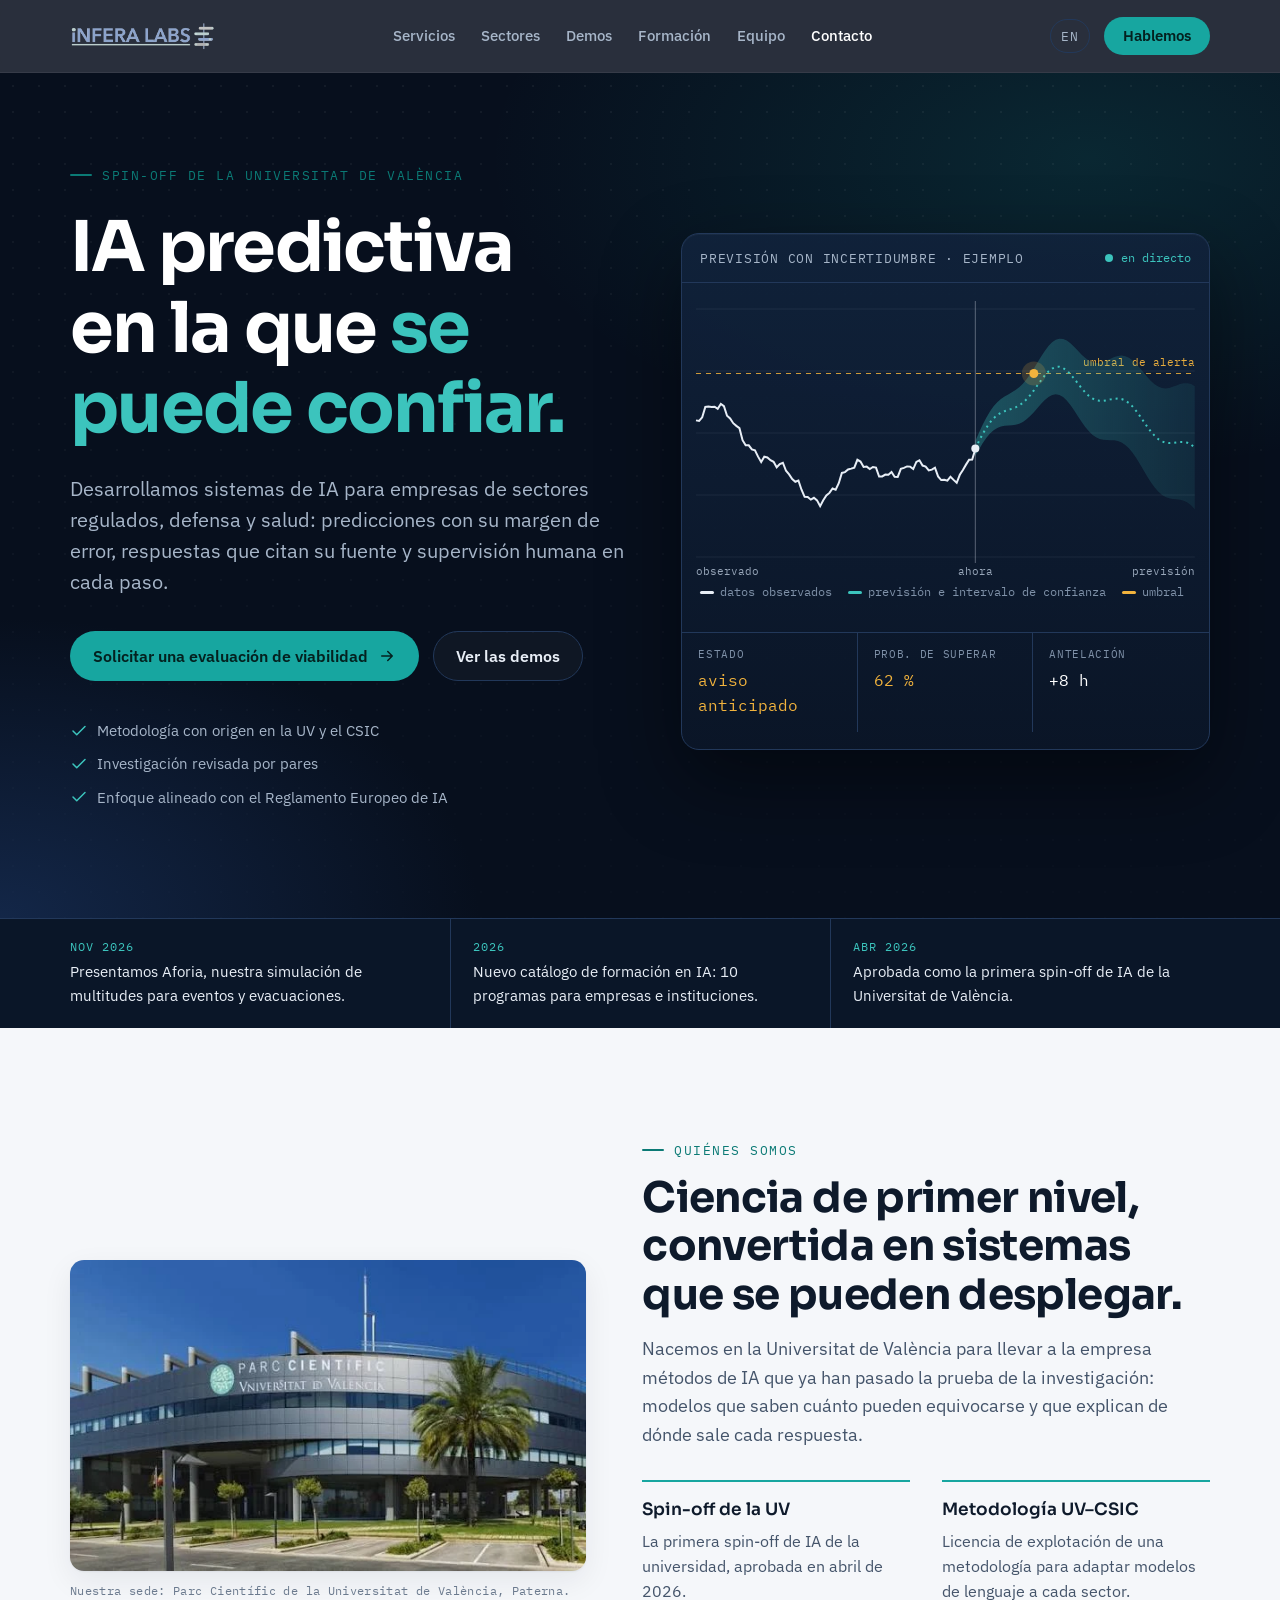
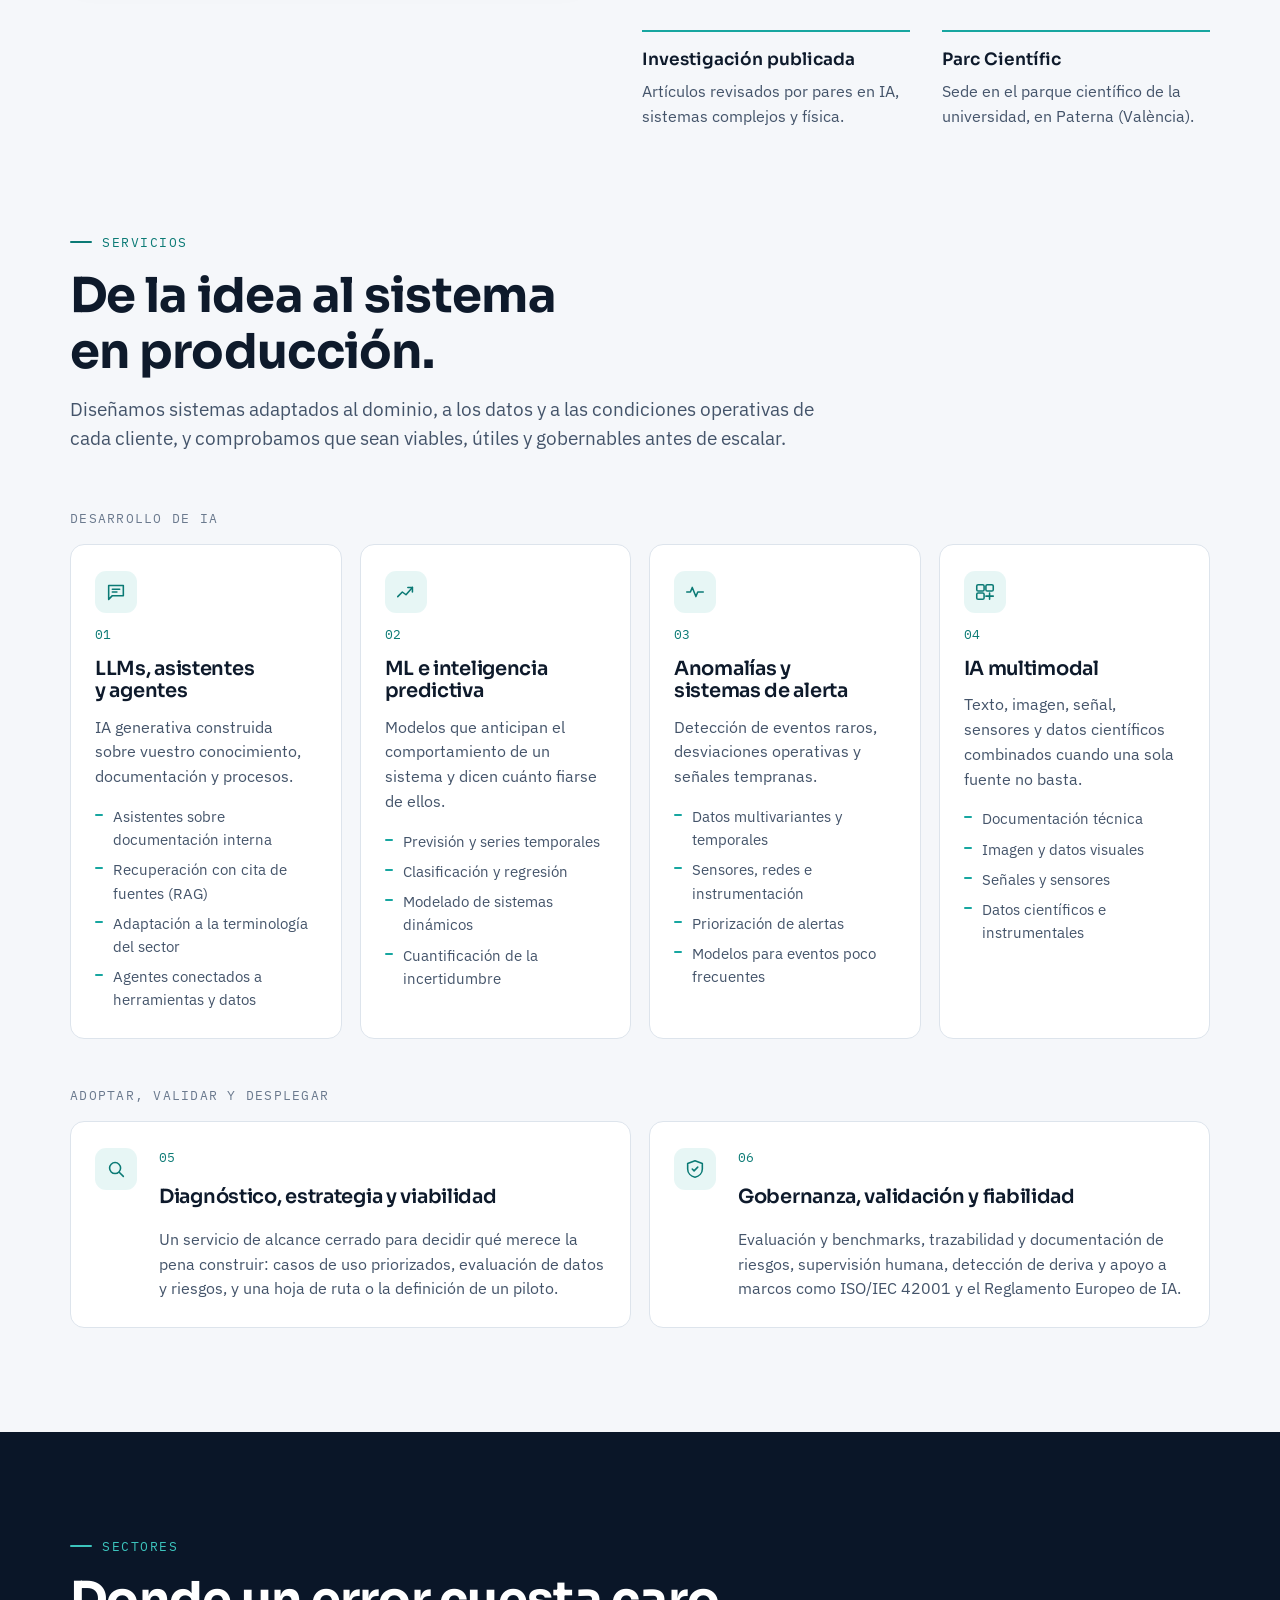
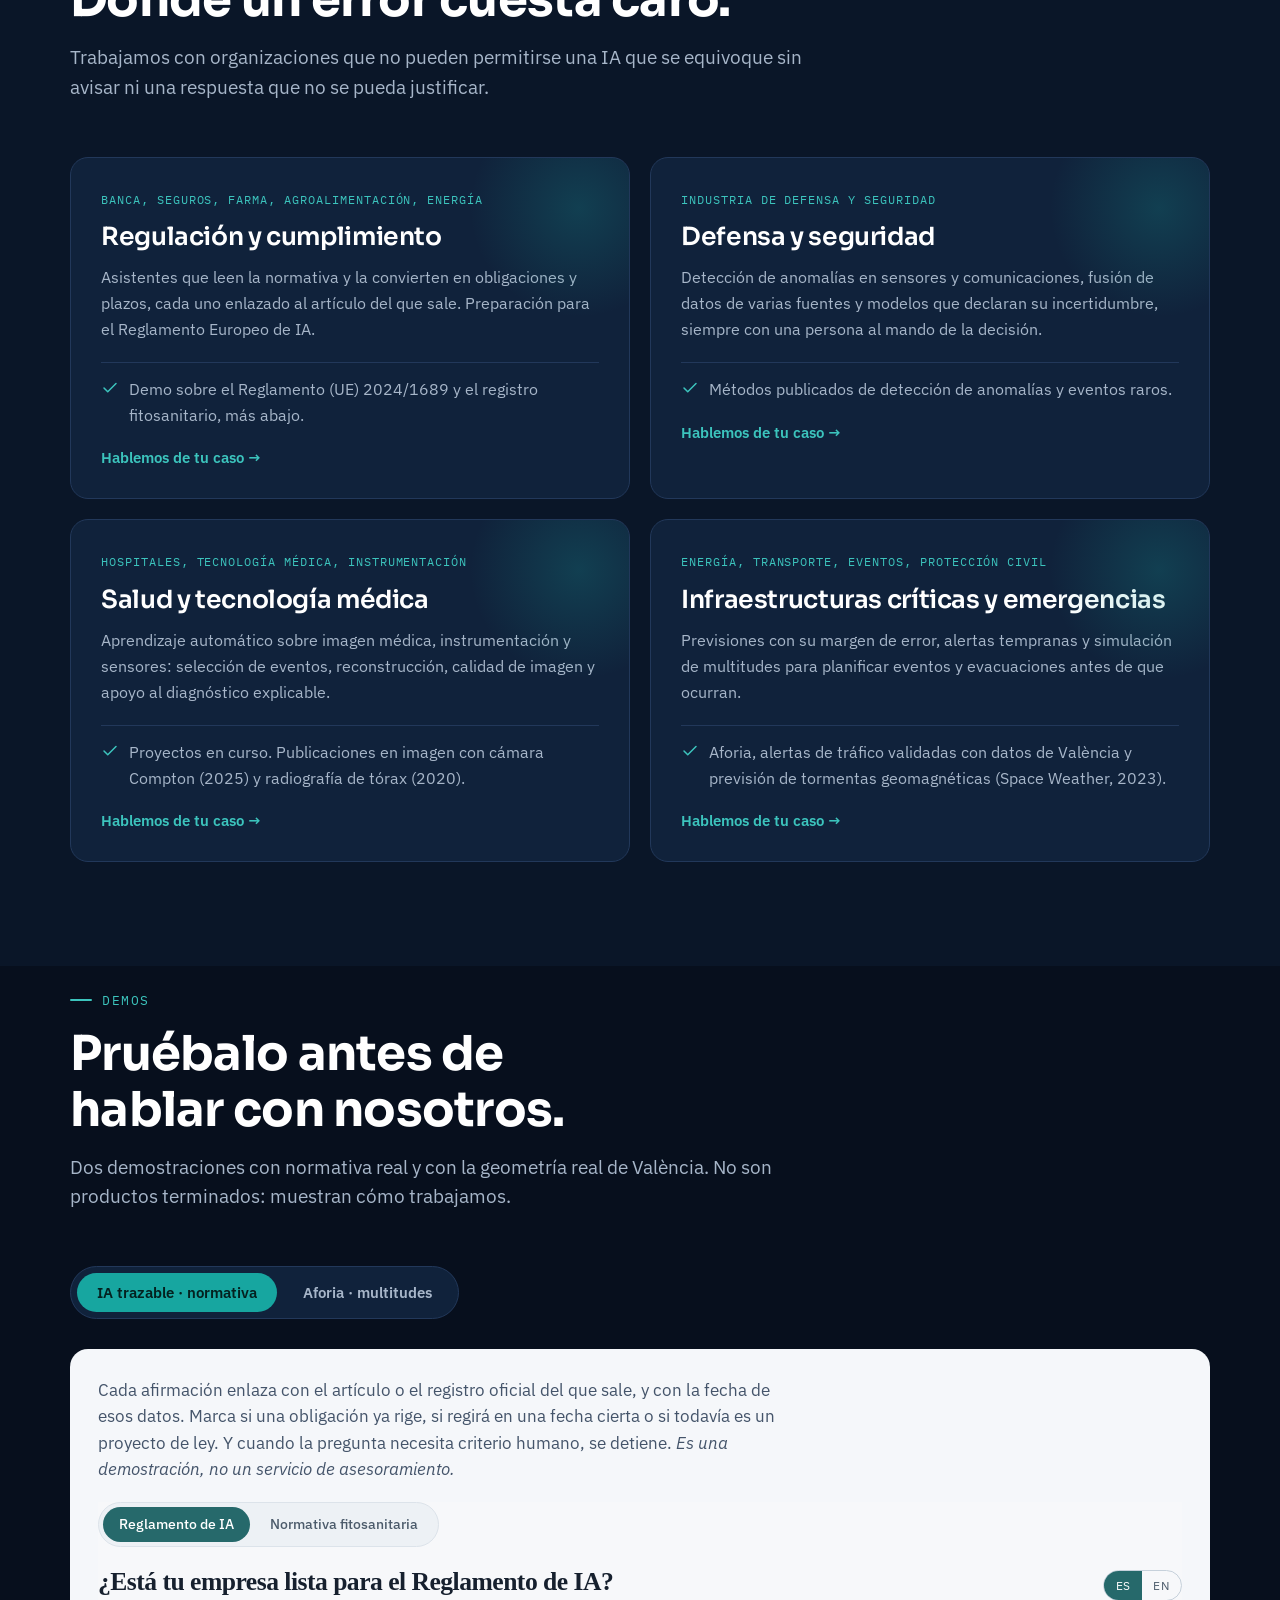
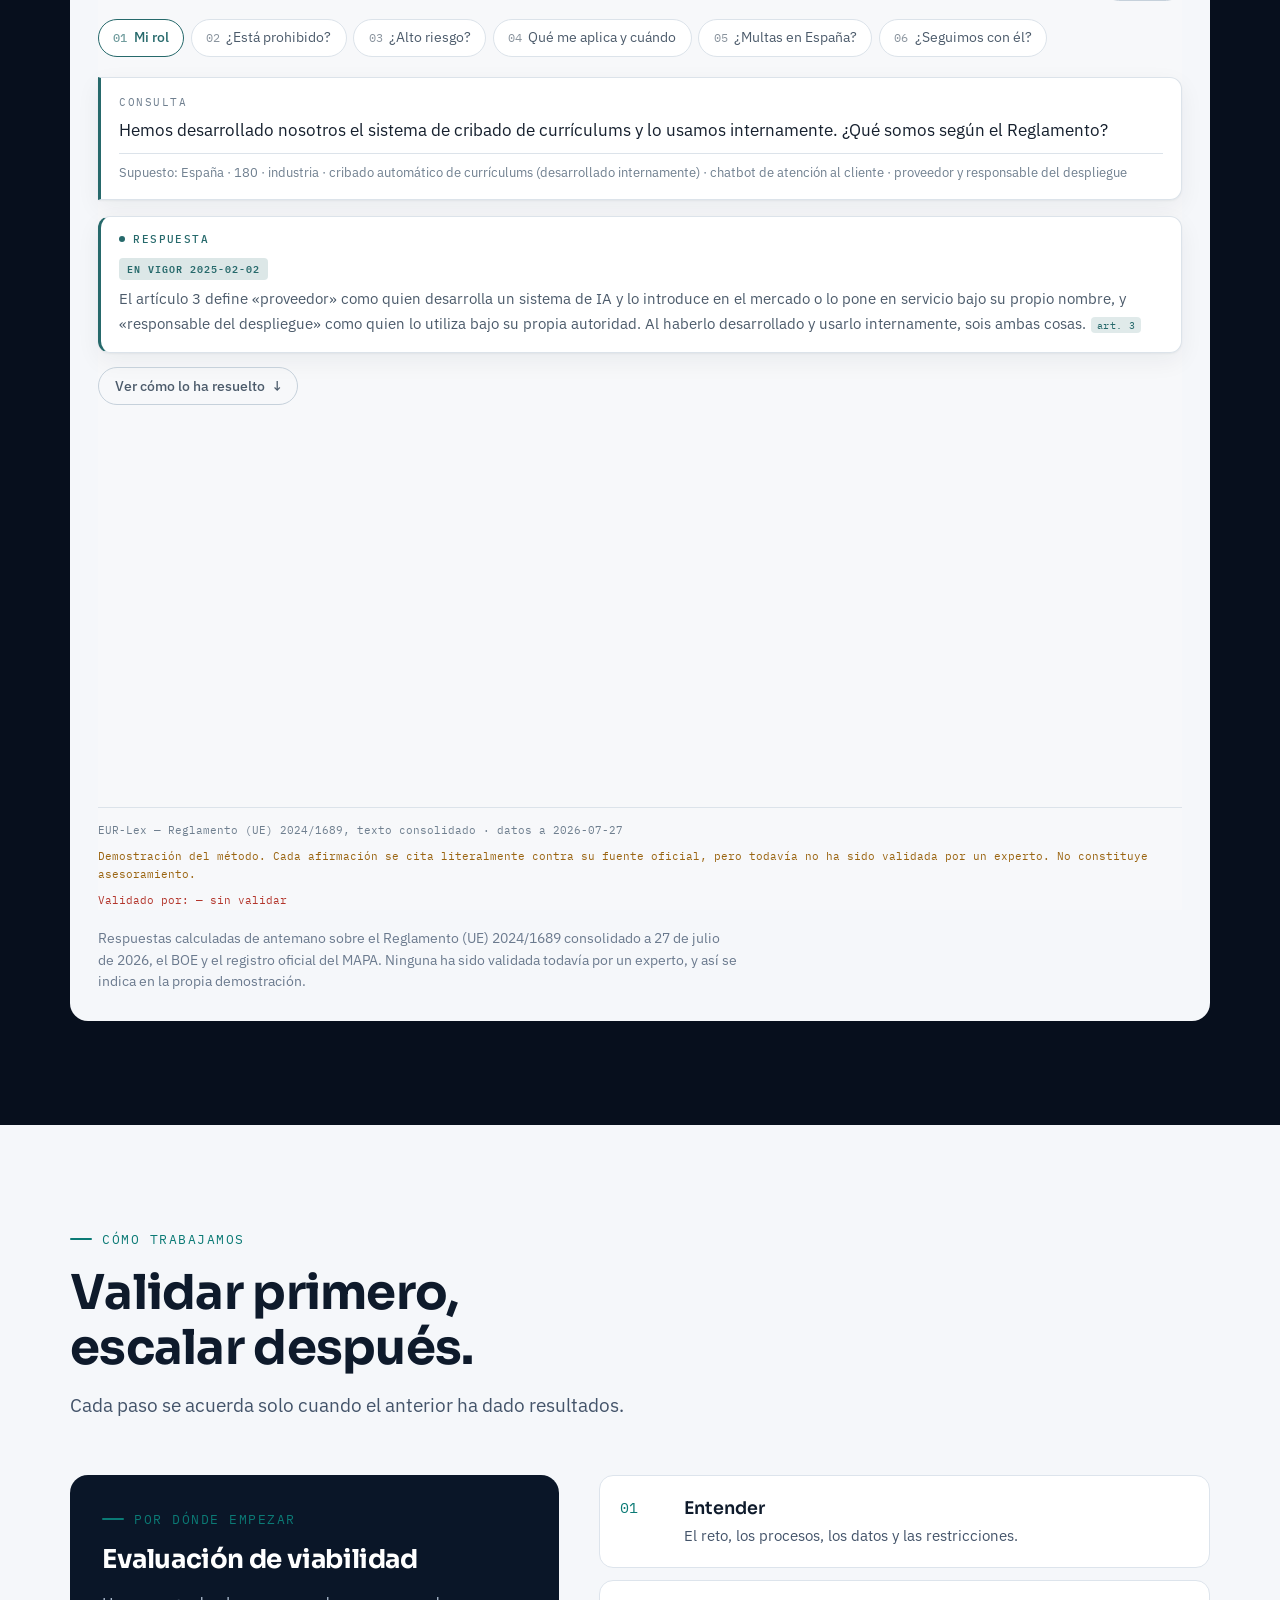
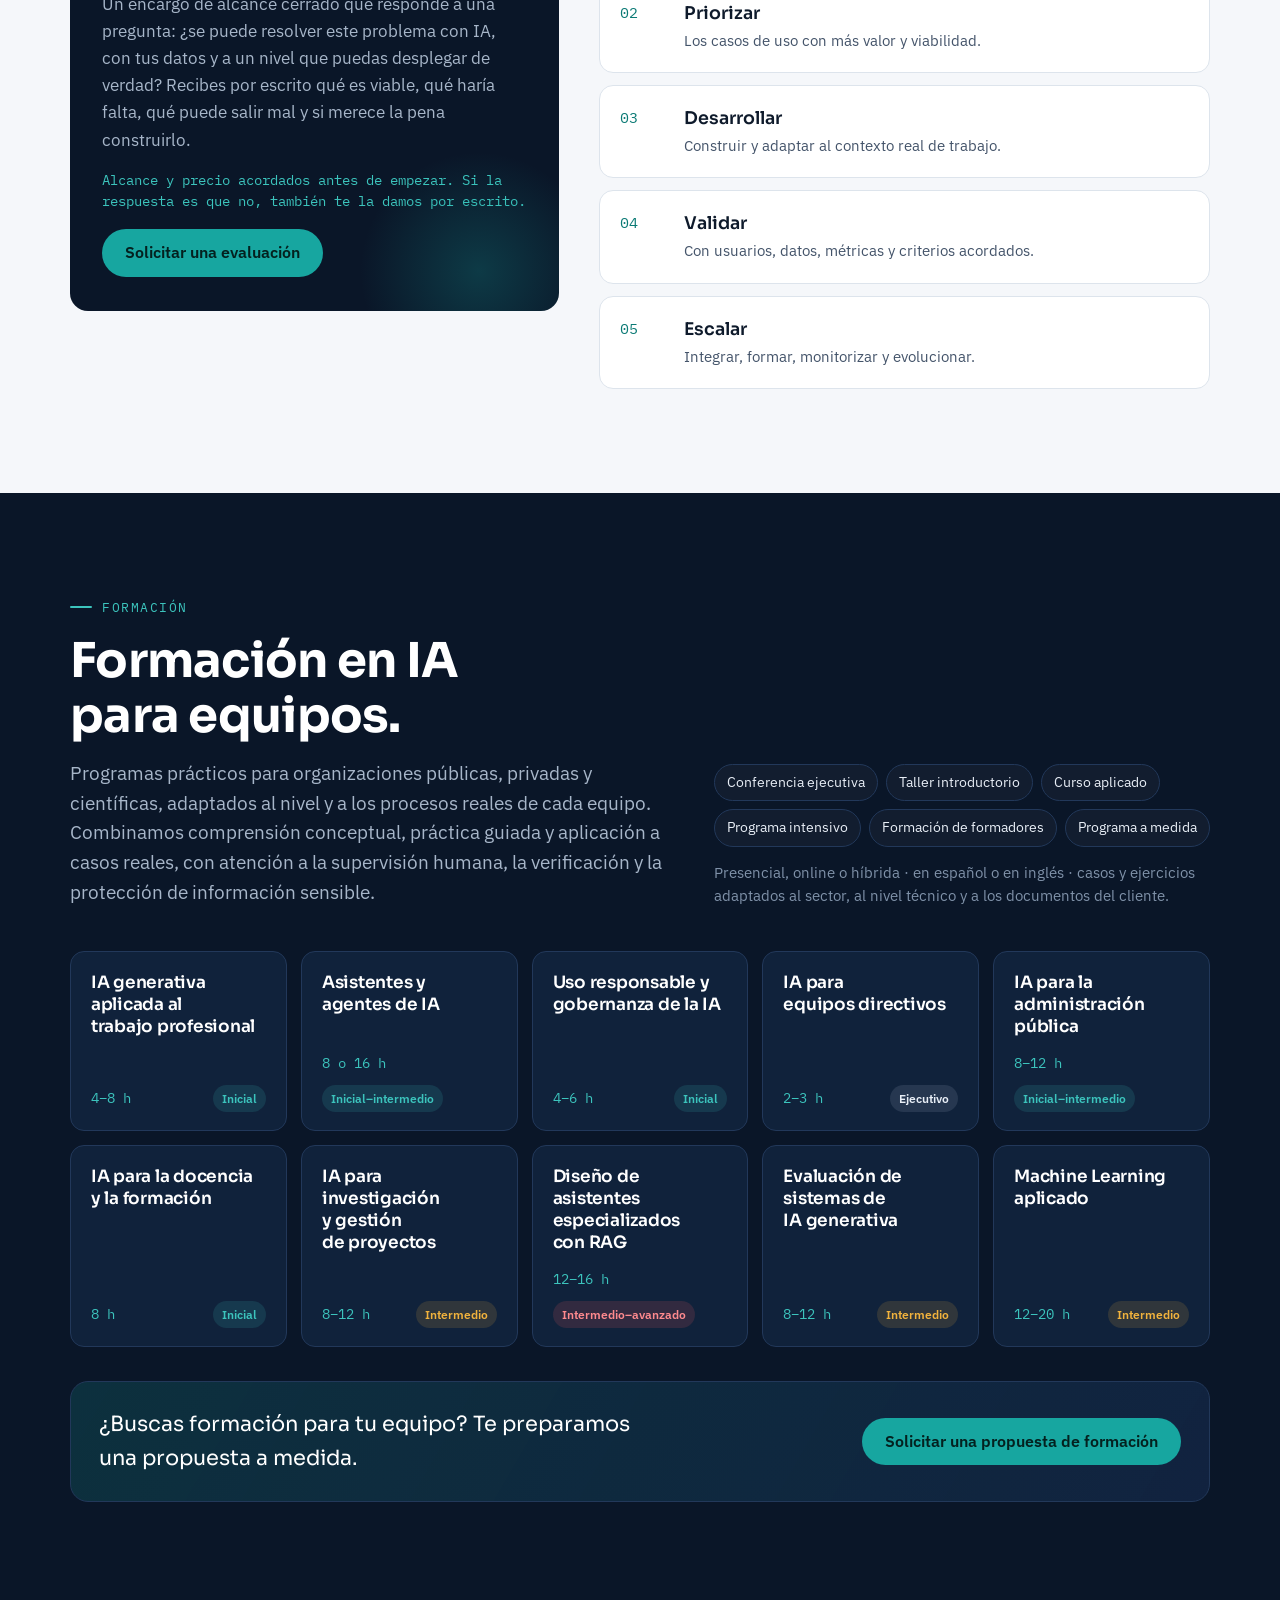
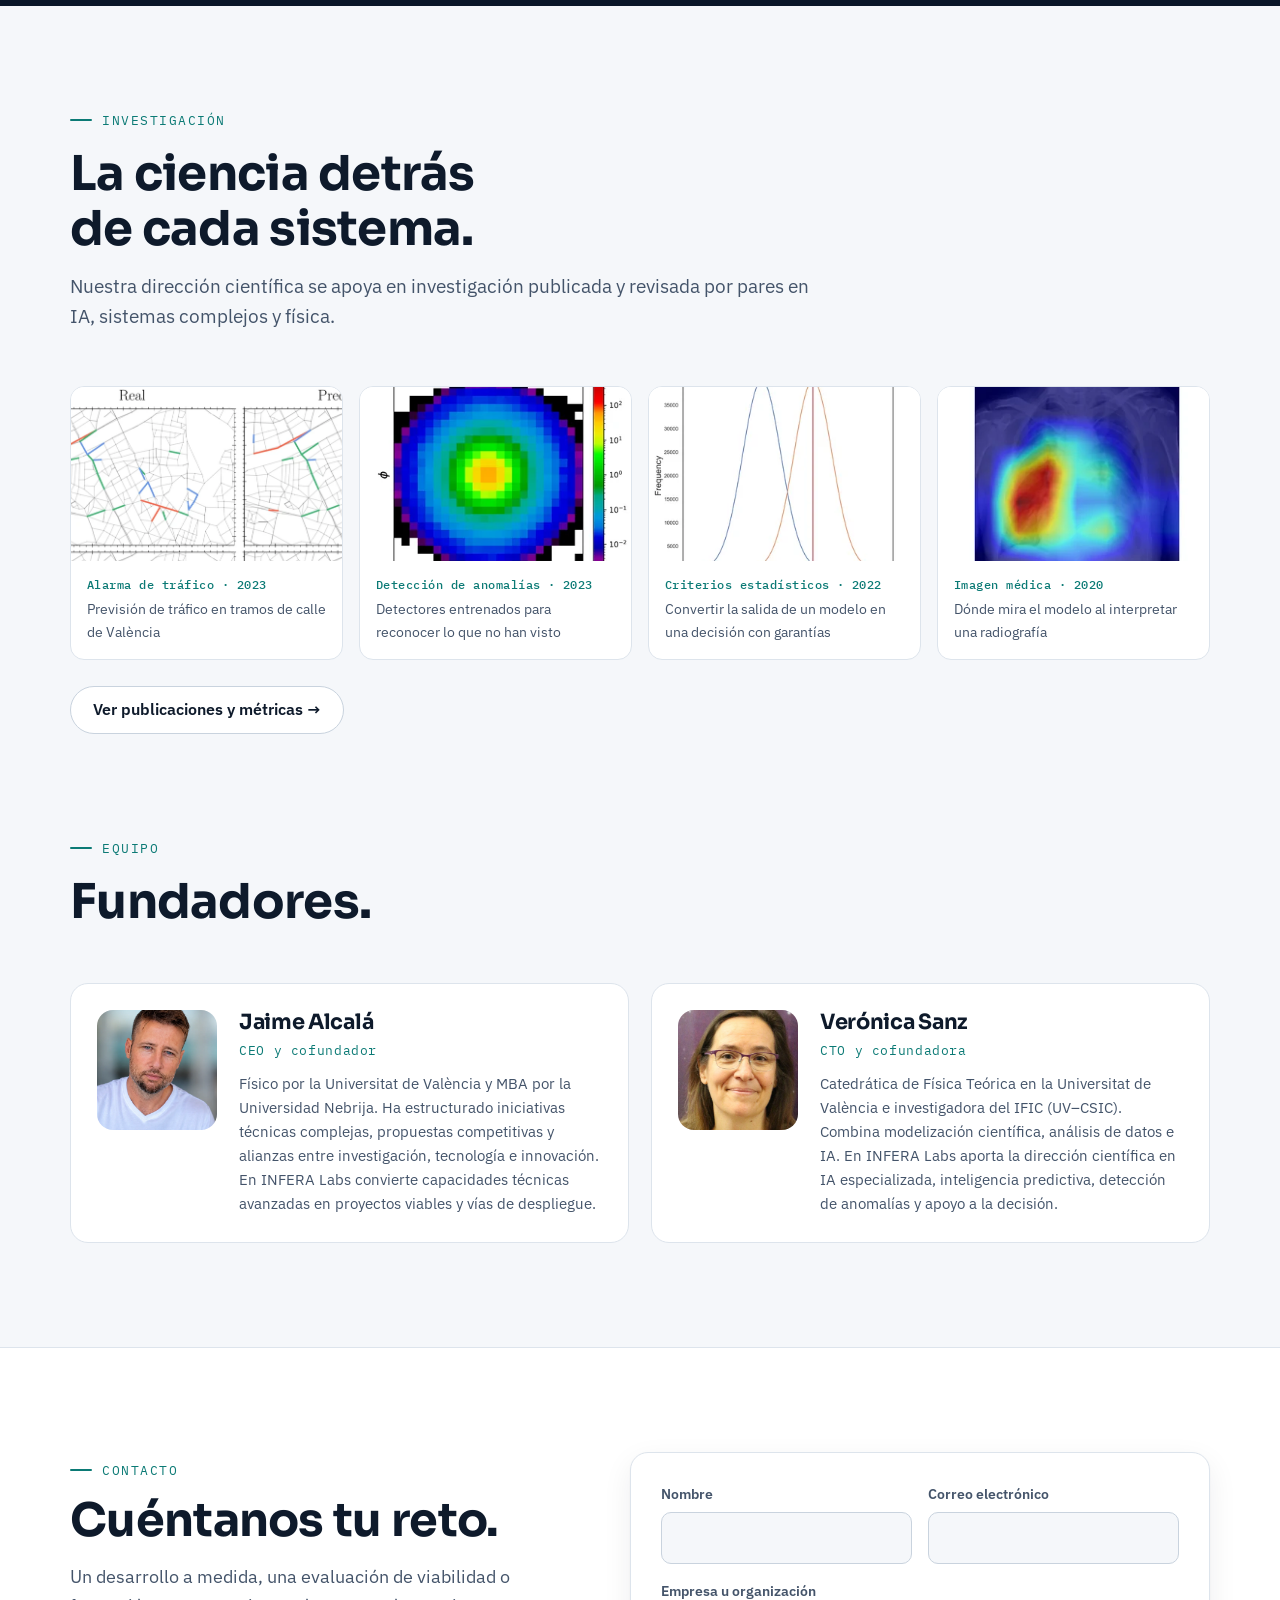
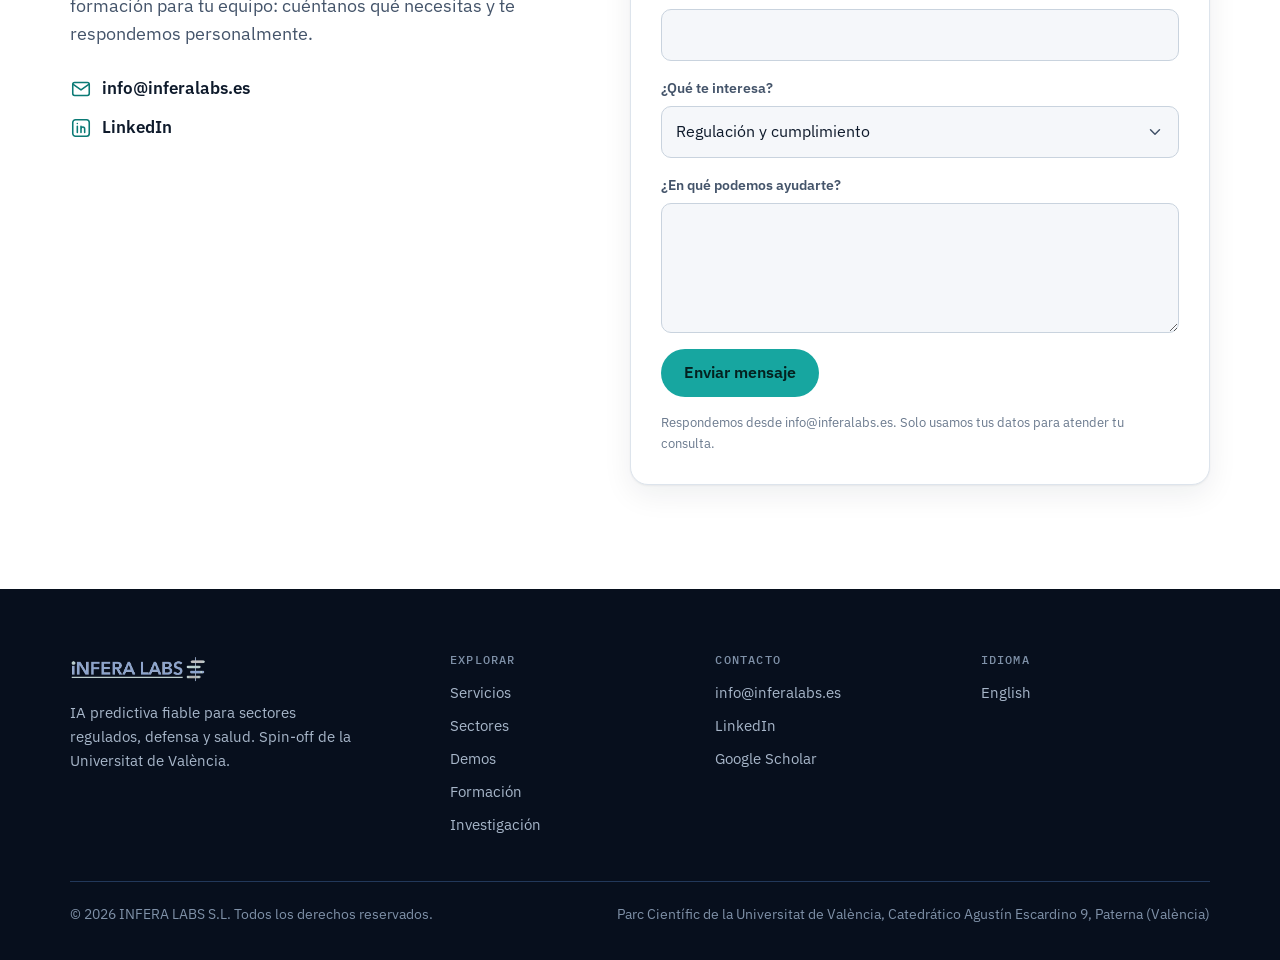
<file: index.html>
<!doctype html>
<html lang="es">
<head>
<meta charset="utf-8">
<meta name="viewport" content="width=device-width, initial-scale=1, viewport-fit=cover">
<script>document.documentElement.className+=" js";</script>
<title>INFERA Labs — IA predictiva fiable para sectores regulados</title>
<meta name="description" content="INFERA Labs, spin-off de la Universitat de València, desarrolla IA predictiva y generativa para empresas de sectores regulados, defensa y salud: predicciones con su margen de error, respuestas con su fuente y supervisión humana. Formación en IA para equipos.">
<link rel="canonical" href="https://inferalabs.es/">
<link rel="alternate" hreflang="es" href="https://inferalabs.es/">
<link rel="alternate" hreflang="en" href="https://inferalabs.es/en/">
<link rel="alternate" hreflang="x-default" href="https://inferalabs.es/">
<meta property="og:type" content="website">
<meta property="og:site_name" content="INFERA Labs">
<meta property="og:locale" content="es_ES">
<meta property="og:locale:alternate" content="en_GB">
<meta property="og:title" content="INFERA Labs — IA predictiva fiable">
<meta property="og:description" content="IA predictiva y generativa para sectores regulados, defensa y salud, con su margen de error, su fuente y supervisión humana.">
<meta property="og:url" content="https://inferalabs.es/">
<meta property="og:image" content="https://inferalabs.es/assets/img/og-es.png">
<meta name="twitter:card" content="summary_large_image">
<meta name="theme-color" content="#070f1d">
<link rel="icon" href="assets/img/icon-192.png" sizes="any" type="image/png">
<link rel="apple-touch-icon" href="assets/img/apple-touch-icon.png">
<link rel="manifest" href="site.webmanifest">
<link rel="preconnect" href="https://fonts.googleapis.com">
<link rel="preconnect" href="https://fonts.gstatic.com" crossorigin>
<link rel="stylesheet" href="https://fonts.googleapis.com/css2?family=IBM+Plex+Mono:wght@400;500&family=IBM+Plex+Sans:wght@400;500;600&family=Sora:wght@500;600;700&display=swap">
<link rel="stylesheet" href="assets/css/v2.css">
<link rel="stylesheet" href="assets/css/demo.css">
<script src="assets/js/demo.js" defer></script>
<script src="assets/js/site.js" defer></script>
<script src="assets/js/v2.js" defer></script>
<script>window.addEventListener("DOMContentLoaded",function(){InferaDemo.mount("#infera-demo",{base:"assets/demo/",verticals:[{"id":"ai-act","label":{"es":"Reglamento de IA","en":"AI Act"},"question":{"es":"¿Está tu empresa lista para el Reglamento de IA?","en":"Is your company ready for the AI Act?"},"scenarios":["rol-proveedor-o-responsable","practicas-prohibidas","es-alto-riesgo","que-aplica-y-cuando","me-pueden-multar-en-espana","deberiamos-seguir-usandolo"]},{"id":"agri","label":{"es":"Normativa fitosanitaria","en":"Plant protection rules"},"question":{"es":"¿Qué normativa me aplica en mi explotación?","en":"Which rules apply to my holding?"},"scenarios":["cotonet-authorised-products","safety-interval-before-harvest","buffer-zone-watercourse","field-logbook-obligations","organic-conversion-conflict","resistance-strategy"]}]});});</script>
<script type="application/ld+json">
{
  "@context": "https://schema.org",
  "@type": "Organization",
  "name": "INFERA Labs",
  "legalName": "INFERA LABS S.L.",
  "url": "https://inferalabs.es",
  "logo": "https://inferalabs.es/assets/img/logo.png",
  "email": "info@inferalabs.es",
  "foundingDate": "2026-04-16",
  "description": "IA predictiva y generativa para empresas de sectores regulados, defensa y salud, y formación en IA para equipos.",
  "sameAs": ["https://www.linkedin.com/company/infera-labs-s-l/"],
  "address": {"@type": "PostalAddress", "addressCountry": "ES", "addressLocality": "Paterna", "addressRegion": "València", "streetAddress": "Parc Científic de la Universitat de València, Catedrático Agustín Escardino 9"},
  "parentOrganization": {"@type": "CollegeOrUniversity", "name": "Universitat de València", "url": "https://www.uv.es"},
  "founder": [{"@type": "Person", "name": "Jaime Alcalá", "jobTitle": "CEO y cofundador"}, {"@type": "Person", "name": "Verónica Sanz", "jobTitle": "CTO y cofundadora"}]
}
</script>
</head>
<body>
<a class="skip" href="#main">Ir al contenido</a>

<header class="site-header">
  <div class="wrap header-inner">
    <a class="brand" href="index.html" aria-label="INFERA Labs, inicio">
      <img src="assets/img/logo-dark.png" alt="INFERA Labs" width="982" height="231">
    </a>
    <nav class="site-nav" id="primary-nav" aria-label="Principal">
      <a href="#servicios">Servicios</a>
      <a href="#sectores">Sectores</a>
      <a href="#demos">Demos</a>
      <a href="#formacion">Formación</a>
      <a href="#equipo">Equipo</a>
      <a href="#contact">Contacto</a>
    </nav>
    <div class="header-actions">
      <a class="lang" href="en/index.html" lang="en" hreflang="en" aria-label="Read in English">EN</a>
      <a class="btn btn-primary header-cta" href="#contact">Hablemos</a>
      <button class="nav-toggle" type="button" aria-expanded="false" aria-controls="primary-nav" aria-label="Abrir menú">
        <svg viewBox="0 0 24 24" fill="none" stroke="currentColor" stroke-width="1.8" stroke-linecap="round" aria-hidden="true"><path d="M4 7h16M4 12h16M4 17h16"/></svg>
      </button>
    </div>
  </div>
</header>

<main id="main">

  <section class="hero">
    <div class="wrap hero-grid">
      <div>
        <span class="eyebrow">Spin-off de la Universitat de València</span>
        <h1>IA predictiva en la que <em>se puede confiar.</em></h1>
        <p class="lead">Desarrollamos sistemas de IA para empresas de sectores regulados, defensa y salud: predicciones con su margen de error, respuestas que citan su fuente y supervisión humana en cada paso.</p>
        <div class="hero-ctas">
          <a class="btn btn-primary" href="#como-trabajamos">Solicitar una evaluación de viabilidad
            <svg viewBox="0 0 24 24" fill="none" stroke="currentColor" stroke-width="2" stroke-linecap="round" stroke-linejoin="round" aria-hidden="true"><path d="M5 12h14M13 6l6 6-6 6"/></svg></a>
          <a class="btn btn-ghost" href="#demos">Ver las demos</a>
        </div>
        <ul class="hero-proof">
          <li><svg viewBox="0 0 24 24" fill="none" stroke="currentColor" stroke-width="2" stroke-linecap="round" stroke-linejoin="round" aria-hidden="true"><path d="M20 6 9 17l-5-5"/></svg>Metodología con origen en la UV y el CSIC</li>
          <li><svg viewBox="0 0 24 24" fill="none" stroke="currentColor" stroke-width="2" stroke-linecap="round" stroke-linejoin="round" aria-hidden="true"><path d="M20 6 9 17l-5-5"/></svg>Investigación revisada por pares</li>
          <li><svg viewBox="0 0 24 24" fill="none" stroke="currentColor" stroke-width="2" stroke-linecap="round" stroke-linejoin="round" aria-hidden="true"><path d="M20 6 9 17l-5-5"/></svg>Enfoque alineado con el Reglamento Europeo de IA</li>
        </ul>
      </div>

      <figure class="panel" aria-label="Ejemplo ilustrativo de una previsión con su banda de incertidumbre y un aviso anticipado">
        <div class="panel-head">
          <span class="panel-title">Previsión con incertidumbre · ejemplo</span>
          <span class="live">en directo</span>
        </div>
        <canvas id="forecast" data-l-obs="observado" data-l-fc="previsión" data-l-now="ahora" data-l-thr="umbral de alerta" data-l-ok="normal" data-l-alert="aviso anticipado"></canvas>
        <div class="legend-line">
          <span><i style="background:#e8eef6"></i>datos observados</span>
          <span><i style="background:#3cc4bd"></i>previsión e intervalo de confianza</span>
          <span><i style="background:#f2b33d"></i>umbral</span>
        </div>
        <dl class="panel-foot">
          <div><dt>Estado</dt><dd id="fc-state">normal</dd></div>
          <div><dt>Prob. de superar</dt><dd id="fc-prob">0 %</dd></div>
          <div><dt>Antelación</dt><dd id="fc-lead">—</dd></div>
        </dl>
      </figure>
    </div>
  </section>

  <section class="activity" aria-label="Actividad reciente">
    <div class="wrap">
      <ol>
        <li><time datetime="2026-11">Nov 2026</time><span>Presentamos Aforia, nuestra simulación de multitudes para eventos y evacuaciones.</span></li>
        <li><time datetime="2026">2026</time><span>Nuevo catálogo de formación en IA: 10 programas para empresas e instituciones.</span></li>
        <li><time datetime="2026-04">Abr 2026</time><span>Aprobada como la primera spin-off de IA de la Universitat de València.</span></li>
      </ol>
    </div>
  </section>

  <section class="section">
    <div class="wrap backing">
      <figure class="reveal">
        <img src="assets/img/parc-cientific.webp" width="576" height="347" alt="Edificio del Parc Científic de la Universitat de València, en Paterna" loading="lazy">
        <figcaption>Nuestra sede: Parc Científic de la Universitat de València, Paterna.</figcaption>
      </figure>
      <div class="reveal" data-delay="80">
        <span class="eyebrow">Quiénes somos</span>
        <h2 style="font-size:clamp(30px,3.6vw,42px);margin-top:14px">Ciencia de primer nivel, convertida en sistemas que se pueden desplegar.</h2>
        <p style="margin-top:16px;color:var(--ink-2);font-size:18px">Nacemos en la Universitat de València para llevar a la empresa métodos de IA que ya han pasado la prueba de la investigación: modelos que saben cuánto pueden equivocarse y que explican de dónde sale cada respuesta.</p>
        <div class="facts">
          <div class="fact"><b>Spin-off de la UV</b><span>La primera spin-off de IA de la universidad, aprobada en abril de 2026.</span></div>
          <div class="fact"><b>Metodología UV–CSIC</b><span>Licencia de explotación de una metodología para adaptar modelos de lenguaje a cada sector.</span></div>
          <div class="fact"><b>Investigación publicada</b><span>Artículos revisados por pares en IA, sistemas complejos y física.</span></div>
          <div class="fact"><b>Parc Científic</b><span>Sede en el parque científico de la universidad, en Paterna (València).</span></div>
        </div>
      </div>
    </div>
  </section>

  <section class="section" id="servicios" style="padding-top:0">
    <div class="wrap">
      <div class="section-head reveal">
        <span class="eyebrow">Servicios</span>
        <h2>De la idea al sistema en producción.</h2>
        <p>Diseñamos sistemas adaptados al dominio, a los datos y a las condiciones operativas de cada cliente, y comprobamos que sean viables, útiles y gobernables antes de escalar.</p>
      </div>

      <div class="svc-group">
        <p class="svc-label">Desarrollo de IA</p>
        <div class="svc-grid">
          <article class="card reveal">
            <div class="icon"><svg viewBox="0 0 24 24" fill="none" stroke="currentColor" stroke-width="1.7" stroke-linecap="round" stroke-linejoin="round" aria-hidden="true"><path d="M4 5h16v11H8l-4 4z"/><path d="M8 9h8M8 12h5"/></svg></div>
            <span class="num">01</span>
            <h3>LLMs, asistentes y agentes</h3>
            <p>IA generativa construida sobre vuestro conocimiento, documentación y procesos.</p>
            <ul><li>Asistentes sobre documentación interna</li><li>Recuperación con cita de fuentes (RAG)</li><li>Adaptación a la terminología del sector</li><li>Agentes conectados a herramientas y datos</li></ul>
          </article>
          <article class="card reveal" data-delay="60">
            <div class="icon"><svg viewBox="0 0 24 24" fill="none" stroke="currentColor" stroke-width="1.7" stroke-linecap="round" stroke-linejoin="round" aria-hidden="true"><path d="M3 17l5-5 4 3 7-8"/><path d="M14 7h5v5"/></svg></div>
            <span class="num">02</span>
            <h3>ML e inteligencia predictiva</h3>
            <p>Modelos que anticipan el comportamiento de un sistema y dicen cuánto fiarse de ellos.</p>
            <ul><li>Previsión y series temporales</li><li>Clasificación y regresión</li><li>Modelado de sistemas dinámicos</li><li>Cuantificación de la incertidumbre</li></ul>
          </article>
          <article class="card reveal" data-delay="120">
            <div class="icon"><svg viewBox="0 0 24 24" fill="none" stroke="currentColor" stroke-width="1.7" stroke-linecap="round" stroke-linejoin="round" aria-hidden="true"><path d="M3 12h4l2-5 4 10 2-5h6"/></svg></div>
            <span class="num">03</span>
            <h3>Anomalías y sistemas de alerta</h3>
            <p>Detección de eventos raros, desviaciones operativas y señales tempranas.</p>
            <ul><li>Datos multivariantes y temporales</li><li>Sensores, redes e instrumentación</li><li>Priorización de alertas</li><li>Modelos para eventos poco frecuentes</li></ul>
          </article>
          <article class="card reveal" data-delay="180">
            <div class="icon"><svg viewBox="0 0 24 24" fill="none" stroke="currentColor" stroke-width="1.7" stroke-linecap="round" stroke-linejoin="round" aria-hidden="true"><rect x="3" y="4" width="8" height="7" rx="1.5"/><rect x="13" y="4" width="8" height="7" rx="1.5"/><rect x="3" y="13" width="8" height="7" rx="1.5"/><path d="M13 16.5h8M17 13v7"/></svg></div>
            <span class="num">04</span>
            <h3>IA multimodal</h3>
            <p>Texto, imagen, señal, sensores y datos científicos combinados cuando una sola fuente no basta.</p>
            <ul><li>Documentación técnica</li><li>Imagen y datos visuales</li><li>Señales y sensores</li><li>Datos científicos e instrumentales</li></ul>
          </article>
        </div>
      </div>

      <div class="svc-group">
        <p class="svc-label">Adoptar, validar y desplegar</p>
        <div class="svc-grid two">
          <article class="card card-wide reveal">
            <div class="icon"><svg viewBox="0 0 24 24" fill="none" stroke="currentColor" stroke-width="1.7" stroke-linecap="round" stroke-linejoin="round" aria-hidden="true"><circle cx="11" cy="11" r="6"/><path d="m20 20-4.5-4.5"/></svg></div>
            <span class="num">05</span>
            <h3>Diagnóstico, estrategia y viabilidad</h3>
            <p>Un servicio de alcance cerrado para decidir qué merece la pena construir: casos de uso priorizados, evaluación de datos y riesgos, y una hoja de ruta o la definición de un piloto.</p>
          </article>
          <article class="card card-wide reveal" data-delay="60">
            <div class="icon"><svg viewBox="0 0 24 24" fill="none" stroke="currentColor" stroke-width="1.7" stroke-linecap="round" stroke-linejoin="round" aria-hidden="true"><path d="M12 3l8 3v6c0 4.5-3.4 8-8 9-4.6-1-8-4.5-8-9V6z"/><path d="m9 12 2 2 4-4"/></svg></div>
            <span class="num">06</span>
            <h3>Gobernanza, validación y fiabilidad</h3>
            <p>Evaluación y benchmarks, trazabilidad y documentación de riesgos, supervisión humana, detección de deriva y apoyo a marcos como ISO/IEC 42001 y el Reglamento Europeo de IA.</p>
          </article>
        </div>
      </div>
    </div>
  </section>

  <section class="section dark" id="sectores">
    <div class="wrap">
      <div class="section-head reveal">
        <span class="eyebrow">Sectores</span>
        <h2>Donde un error cuesta caro.</h2>
        <p>Trabajamos con organizaciones que no pueden permitirse una IA que se equivoque sin avisar ni una respuesta que no se pueda justificar.</p>
      </div>
      <div class="sectors">
        <article class="sector reveal">
          <span class="tagline">Banca, seguros, farma, agroalimentación, energía</span>
          <h3>Regulación y cumplimiento</h3>
          <p>Asistentes que leen la normativa y la convierten en obligaciones y plazos, cada uno enlazado al artículo del que sale. Preparación para el Reglamento Europeo de IA.</p>
          <p class="proof"><svg viewBox="0 0 24 24" fill="none" stroke="currentColor" stroke-width="2" stroke-linecap="round" stroke-linejoin="round" aria-hidden="true"><path d="M20 6 9 17l-5-5"/></svg>Demo sobre el Reglamento (UE) 2024/1689 y el registro fitosanitario, más abajo.</p>
          <a class="more" href="?sector=regulated-compliance#contact">Hablemos de tu caso →</a>
        </article>
        <article class="sector reveal" data-delay="60">
          <span class="tagline">Industria de defensa y seguridad</span>
          <h3>Defensa y seguridad</h3>
          <p>Detección de anomalías en sensores y comunicaciones, fusión de datos de varias fuentes y modelos que declaran su incertidumbre, siempre con una persona al mando de la decisión.</p>
          <p class="proof"><svg viewBox="0 0 24 24" fill="none" stroke="currentColor" stroke-width="2" stroke-linecap="round" stroke-linejoin="round" aria-hidden="true"><path d="M20 6 9 17l-5-5"/></svg>Métodos publicados de detección de anomalías y eventos raros.</p>
          <a class="more" href="?sector=defence-security#contact">Hablemos de tu caso →</a>
        </article>
        <article class="sector reveal">
          <span class="tagline">Hospitales, tecnología médica, instrumentación</span>
          <h3>Salud y tecnología médica</h3>
          <p>Aprendizaje automático sobre imagen médica, instrumentación y sensores: selección de eventos, reconstrucción, calidad de imagen y apoyo al diagnóstico explicable.</p>
          <p class="proof"><svg viewBox="0 0 24 24" fill="none" stroke="currentColor" stroke-width="2" stroke-linecap="round" stroke-linejoin="round" aria-hidden="true"><path d="M20 6 9 17l-5-5"/></svg>Proyectos en curso. Publicaciones en imagen con cámara Compton (2025) y radiografía de tórax (2020).</p>
          <a class="more" href="?sector=health-medtech#contact">Hablemos de tu caso →</a>
        </article>
        <article class="sector reveal" data-delay="60">
          <span class="tagline">Energía, transporte, eventos, protección civil</span>
          <h3>Infraestructuras críticas y emergencias</h3>
          <p>Previsiones con su margen de error, alertas tempranas y simulación de multitudes para planificar eventos y evacuaciones antes de que ocurran.</p>
          <p class="proof"><svg viewBox="0 0 24 24" fill="none" stroke="currentColor" stroke-width="2" stroke-linecap="round" stroke-linejoin="round" aria-hidden="true"><path d="M20 6 9 17l-5-5"/></svg>Aforia, alertas de tráfico validadas con datos de València y previsión de tormentas geomagnéticas (Space Weather, 2023).</p>
          <a class="more" href="?sector=critical-infrastructure#contact">Hablemos de tu caso →</a>
        </article>
      </div>
    </div>
  </section>

  <section class="section dark" id="demos" style="padding-top:24px;background:var(--navy-950)">
    <div class="wrap">
      <div class="section-head reveal">
        <span class="eyebrow">Demos</span>
        <h2>Pruébalo antes de hablar con nosotros.</h2>
        <p>Dos demostraciones con normativa real y con la geometría real de València. No son productos terminados: muestran cómo trabajamos.</p>
      </div>
      <div class="tabs" role="tablist" aria-label="Demostraciones">
        <button role="tab" id="tab-traza" aria-selected="true" aria-controls="panel-traza">IA trazable · normativa</button>
        <button role="tab" id="tab-aforia" aria-selected="false" aria-controls="panel-aforia" tabindex="-1">Aforia · multitudes</button>
      </div>

      <div class="tab-panel" id="panel-traza" role="tabpanel" aria-labelledby="tab-traza">
        <div class="demo-shell">
          <p class="demo-intro">Cada afirmación enlaza con el artículo o el registro oficial del que sale, y con la fecha de esos datos. Marca si una obligación ya rige, si regirá en una fecha cierta o si todavía es un proyecto de ley. Y cuando la pregunta necesita criterio humano, se detiene. <em>Es una demostración, no un servicio de asesoramiento.</em></p>
          <div id="infera-demo" data-theme="light"></div>
          <p class="demo-note">Respuestas calculadas de antemano sobre el Reglamento (UE) 2024/1689 consolidado a 27 de julio de 2026, el BOE y el registro oficial del MAPA. Ninguna ha sido validada todavía por un experto, y así se indica en la propia demostración.</p>
        </div>
      </div>

      <div class="tab-panel" id="panel-aforia" role="tabpanel" aria-labelledby="tab-aforia" hidden>
        <div class="aforia">
          <figure><img src="assets/img/aforia-recinto.webp" width="1320" height="825" alt="Simulación de 10.000 personas en un recinto de conciertos: los puntos rojos junto al escenario marcan densidades por encima de 4 personas por metro cuadrado" loading="lazy"></figure>
          <div>
            <img class="aforia-logo" src="assets/img/aforia/aforia-logo-oscuro.svg" width="122" height="34" alt="Aforia">
            <h3><small>Un producto de INFERA Labs</small>Anticipa dónde se atasca la multitud.</h3>
            <p>Aforia simula a cada persona sobre el plano real de un espacio y muestra dónde se formarán aglomeraciones peligrosas, cuánto tardará en vaciarse y qué medidas funcionan: cortes de calle, avisos al público, fosos delanteros o salidas más anchas.</p>
            <div class="kpis">
              <div class="kpi"><b>3,5 min</b><span>menos para vaciar la plaza con un aviso previo</span></div>
              <div class="kpi"><b>7,6 min</b><span>de evacuación con salidas ampliadas (antes, 20,7)</span></div>
              <div class="kpi"><b>25.000</b><span>personas simuladas en la plaza del Ayuntamiento</span></div>
            </div>
            <div class="btns">
              <a class="btn btn-primary" href="aforia/index.html">Mascletà en la plaza del Ayuntamiento</a>
              <a class="btn btn-ghost" href="aforia/recinto.html">Recinto de conciertos</a>
            </div>
            <p class="sim-note">Cifras obtenidas en simulación, con un modelo aún sin calibrar con datos de eventos reales.</p>
          </div>
        </div>
      </div>
    </div>
  </section>

  <section class="section" id="como-trabajamos">
    <div class="wrap">
      <div class="section-head reveal">
        <span class="eyebrow">Cómo trabajamos</span>
        <h2>Validar primero, escalar después.</h2>
        <p>Cada paso se acuerda solo cuando el anterior ha dado resultados.</p>
      </div>
      <div class="how">
        <div class="offer reveal">
          <span class="eyebrow">Por dónde empezar</span>
          <h3>Evaluación de viabilidad</h3>
          <p>Un encargo de alcance cerrado que responde a una pregunta: ¿se puede resolver este problema con IA, con tus datos y a un nivel que puedas desplegar de verdad? Recibes por escrito qué es viable, qué haría falta, qué puede salir mal y si merece la pena construirlo.</p>
          <p class="promise">Alcance y precio acordados antes de empezar. Si la respuesta es que no, también te la damos por escrito.</p>
          <a class="btn btn-primary" href="#contact" style="justify-self:start">Solicitar una evaluación</a>
        </div>
        <ol class="steps reveal" data-delay="80">
          <li><div><b>Entender</b><span>El reto, los procesos, los datos y las restricciones.</span></div></li>
          <li><div><b>Priorizar</b><span>Los casos de uso con más valor y viabilidad.</span></div></li>
          <li><div><b>Desarrollar</b><span>Construir y adaptar al contexto real de trabajo.</span></div></li>
          <li><div><b>Validar</b><span>Con usuarios, datos, métricas y criterios acordados.</span></div></li>
          <li><div><b>Escalar</b><span>Integrar, formar, monitorizar y evolucionar.</span></div></li>
        </ol>
      </div>
    </div>
  </section>

  <section class="section dark" id="formacion">
    <div class="wrap">
      <div class="training-top">
        <div class="section-head reveal">
          <span class="eyebrow">Formación</span>
          <h2>Formación en IA para equipos.</h2>
          <p>Programas prácticos para organizaciones públicas, privadas y científicas, adaptados al nivel y a los procesos reales de cada equipo. Combinamos comprensión conceptual, práctica guiada y aplicación a casos reales, con atención a la supervisión humana, la verificación y la protección de información sensible.</p>
        </div>
        <div class="formats reveal" data-delay="80">
          <div class="chips">
            <span class="chip">Conferencia ejecutiva</span><span class="chip">Taller introductorio</span><span class="chip">Curso aplicado</span>
            <span class="chip">Programa intensivo</span><span class="chip">Formación de formadores</span><span class="chip">Programa a medida</span>
          </div>
          <p>Presencial, online o híbrida · en español o en inglés · casos y ejercicios adaptados al sector, al nivel técnico y a los documentos del cliente.</p>
        </div>
      </div>
      <div class="programs">
        <article class="program reveal"><h3>IA generativa aplicada al trabajo profesional</h3><div class="meta"><span class="dur">4–8 h</span><span class="level l1">Inicial</span></div></article>
        <article class="program reveal"><h3>Asistentes y agentes de IA</h3><div class="meta"><span class="dur">8 o 16 h</span><span class="level l1">Inicial–intermedio</span></div></article>
        <article class="program reveal"><h3>Uso responsable y gobernanza de la IA</h3><div class="meta"><span class="dur">4–6 h</span><span class="level l1">Inicial</span></div></article>
        <article class="program reveal"><h3>IA para equipos directivos</h3><div class="meta"><span class="dur">2–3 h</span><span class="level lx">Ejecutivo</span></div></article>
        <article class="program reveal"><h3>IA para la administración pública</h3><div class="meta"><span class="dur">8–12 h</span><span class="level l1">Inicial–intermedio</span></div></article>
        <article class="program reveal"><h3>IA para la docencia y la formación</h3><div class="meta"><span class="dur">8 h</span><span class="level l1">Inicial</span></div></article>
        <article class="program reveal"><h3>IA para investigación y gestión de proyectos</h3><div class="meta"><span class="dur">8–12 h</span><span class="level l2">Intermedio</span></div></article>
        <article class="program reveal"><h3>Diseño de asistentes especializados con RAG</h3><div class="meta"><span class="dur">12–16 h</span><span class="level l3">Intermedio–avanzado</span></div></article>
        <article class="program reveal"><h3>Evaluación de sistemas de IA generativa</h3><div class="meta"><span class="dur">8–12 h</span><span class="level l2">Intermedio</span></div></article>
        <article class="program reveal"><h3>Machine Learning aplicado</h3><div class="meta"><span class="dur">12–20 h</span><span class="level l2">Intermedio</span></div></article>
      </div>
      <div class="training-cta reveal">
        <p>¿Buscas formación para tu equipo? Te preparamos una propuesta a medida.</p>
        <a class="btn btn-primary" href="?sector=training#contact">Solicitar una propuesta de formación</a>
      </div>
    </div>
  </section>

  <section class="section" id="investigacion">
    <div class="wrap">
      <div class="section-head reveal">
        <span class="eyebrow">Investigación</span>
        <h2>La ciencia detrás de cada sistema.</h2>
        <p>Nuestra dirección científica se apoya en investigación publicada y revisada por pares en IA, sistemas complejos y física.</p>
      </div>
      <div class="research-row">
        <figure class="paper reveal"><img src="assets/img/research/fig-traffic.webp" width="559" height="360" alt="Mapas de calles de València comparando tráfico medido y predicho" loading="lazy"><figcaption><b>Alarma de tráfico · 2023</b>Previsión de tráfico en tramos de calle de València</figcaption></figure>
        <figure class="paper reveal" data-delay="60"><img src="assets/img/research/fig-anomaly.webp" width="559" height="360" alt="Imagen promediada usada para entrenar un detector de anomalías" loading="lazy"><figcaption><b>Detección de anomalías · 2023</b>Detectores entrenados para reconocer lo que no han visto</figcaption></figure>
        <figure class="paper reveal" data-delay="120"><img src="assets/img/research/fig-statistics.webp" width="559" height="360" alt="Dos distribuciones solapadas con un umbral de significancia" loading="lazy"><figcaption><b>Criterios estadísticos · 2022</b>Convertir la salida de un modelo en una decisión con garantías</figcaption></figure>
        <figure class="paper reveal" data-delay="180"><img src="assets/img/research/fig-xray.webp" width="559" height="360" alt="Radiografía de tórax con un mapa de calor sobre un derrame pleural" loading="lazy"><figcaption><b>Imagen médica · 2020</b>Dónde mira el modelo al interpretar una radiografía</figcaption></figure>
      </div>
      <p class="research-more"><a class="btn btn-outline" href="es/investigacion/">Ver publicaciones y métricas →</a></p>
    </div>
  </section>

  <section class="section" id="equipo" style="padding-top:0">
    <div class="wrap">
      <div class="section-head reveal">
        <span class="eyebrow">Equipo</span>
        <h2>Fundadores.</h2>
      </div>
      <div class="team">
        <article class="person reveal">
          <picture><source srcset="assets/img/jaime.webp" type="image/webp"><img src="assets/img/jaime.jpg" width="240" height="240" alt="Retrato de Jaime Alcalá" loading="lazy"></picture>
          <div>
            <h3>Jaime Alcalá</h3>
            <span class="role">CEO y cofundador</span>
            <p>Físico por la Universitat de València y MBA por la Universidad Nebrija. Ha estructurado iniciativas técnicas complejas, propuestas competitivas y alianzas entre investigación, tecnología e innovación. En INFERA Labs convierte capacidades técnicas avanzadas en proyectos viables y vías de despliegue.</p>
          </div>
        </article>
        <article class="person reveal" data-delay="60">
          <picture><source srcset="assets/img/veronica.webp" type="image/webp"><img src="assets/img/veronica.jpg" width="240" height="240" alt="Retrato de Verónica Sanz" loading="lazy"></picture>
          <div>
            <h3>Verónica Sanz</h3>
            <span class="role">CTO y cofundadora</span>
            <p>Catedrática de Física Teórica en la Universitat de València e investigadora del IFIC (UV–CSIC). Combina modelización científica, análisis de datos e IA. En INFERA Labs aporta la dirección científica en IA especializada, inteligencia predictiva, detección de anomalías y apoyo a la decisión.</p>
          </div>
        </article>
      </div>
    </div>
  </section>

  <section class="section" id="contact" style="background:var(--surface);border-top:1px solid var(--line)">
    <div class="wrap contact-grid">
      <div class="reveal">
        <span class="eyebrow">Contacto</span>
        <h2 style="font-size:clamp(32px,4vw,46px);margin-top:14px">Cuéntanos tu reto.</h2>
        <p style="margin-top:16px;color:var(--ink-2);font-size:18px">Un desarrollo a medida, una evaluación de viabilidad o formación para tu equipo: cuéntanos qué necesitas y te respondemos personalmente.</p>
        <div class="contact-direct">
          <a class="contact-link" href="mailto:info@inferalabs.es"><svg viewBox="0 0 24 24" fill="none" stroke="currentColor" stroke-width="1.7" stroke-linecap="round" stroke-linejoin="round" aria-hidden="true"><rect x="3" y="5" width="18" height="14" rx="2"/><path d="m3.5 7 8.5 6 8.5-6"/></svg>info@inferalabs.es</a>
          <a class="contact-link" href="https://www.linkedin.com/company/infera-labs-s-l/" rel="noopener"><svg viewBox="0 0 24 24" fill="none" stroke="currentColor" stroke-width="1.7" stroke-linecap="round" stroke-linejoin="round" aria-hidden="true"><rect x="3" y="3" width="18" height="18" rx="3"/><path d="M8 10v7M8 7v.01M12 17v-4a2 2 0 0 1 4 0v4M12 10v7"/></svg>LinkedIn</a>
        </div>
      </div>
      <form class="form reveal" id="contact-form" data-delay="80"
            data-endpoint=""
            data-mailto="info@inferalabs.es"
            data-msg-ok="Gracias: hemos recibido tu mensaje. Te responderemos en breve."
            data-msg-err="Ha ocurrido un problema al enviar el formulario. Escríbenos directamente a info@inferalabs.es."
            data-msg-mail="Se abrirá tu aplicación de correo con el mensaje listo para enviar."
            data-msg-subject="Consulta desde inferalabs.es"
            data-label-email="Responder a">
        <div class="field-row">
          <div class="field"><label for="f-name">Nombre</label><input id="f-name" name="name" type="text" autocomplete="name" required data-label="Nombre"></div>
          <div class="field"><label for="f-email">Correo electrónico</label><input id="f-email" name="email" type="email" autocomplete="email" required></div>
        </div>
        <div class="field"><label for="f-org">Empresa u organización</label><input id="f-org" name="organisation" type="text" autocomplete="organization" data-label="Organización"></div>
        <div class="field">
          <label for="f-sector">¿Qué te interesa?</label>
          <select id="f-sector" name="sector" data-label="Interés">
            <option data-key="regulated-compliance">Regulación y cumplimiento</option>
            <option data-key="defence-security">Defensa y seguridad</option>
            <option data-key="health-medtech">Salud y tecnología médica</option>
            <option data-key="critical-infrastructure">Infraestructuras críticas y emergencias</option>
            <option data-key="aforia">Aforia: simulación de multitudes</option>
            <option data-key="training">Formación en IA para equipos</option>
            <option data-key="feasibility">Evaluación de viabilidad</option>
            <option>Otro</option>
          </select>
        </div>
        <div class="field"><label for="f-msg">¿En qué podemos ayudarte?</label><textarea id="f-msg" name="message" required data-label="Mensaje"></textarea></div>
        <div class="hp" aria-hidden="true"><label>Deja este campo vacío<input type="text" name="_gotcha" tabindex="-1" autocomplete="off"></label></div>
        <p class="form-status" role="status" aria-live="polite"></p>
        <button class="btn btn-primary" type="submit">Enviar mensaje</button>
        <p class="form-note">Respondemos desde info@inferalabs.es. Solo usamos tus datos para atender tu consulta.</p>
      </form>
    </div>
  </section>

</main>

<footer class="site-footer">
  <div class="wrap">
    <div class="footer-grid">
      <div class="footer-brand">
        <img src="assets/img/logo-dark.png" alt="INFERA Labs" width="982" height="231" loading="lazy">
        <p>IA predictiva fiable para sectores regulados, defensa y salud. Spin-off de la Universitat de València.</p>
      </div>
      <div class="footer-col">
        <h4>Explorar</h4>
        <ul><li><a href="#servicios">Servicios</a></li><li><a href="#sectores">Sectores</a></li><li><a href="#demos">Demos</a></li><li><a href="#formacion">Formación</a></li><li><a href="es/investigacion/">Investigación</a></li></ul>
      </div>
      <div class="footer-col">
        <h4>Contacto</h4>
        <ul><li><a href="mailto:info@inferalabs.es">info@inferalabs.es</a></li><li><a href="https://www.linkedin.com/company/infera-labs-s-l/" rel="noopener">LinkedIn</a></li><li><a href="https://scholar.google.com/citations?user=n1PjQoYAAAAJ&amp;hl=es" rel="noopener">Google Scholar</a></li></ul>
      </div>
      <div class="footer-col">
        <h4>Idioma</h4>
        <ul><li><a href="en/index.html" lang="en" hreflang="en">English</a></li></ul>
      </div>
    </div>
    <div class="legal">
      <span>© 2026 INFERA LABS S.L. Todos los derechos reservados.</span>
      <span>Parc Científic de la Universitat de València, Catedrático Agustín Escardino 9, Paterna (València)</span>
    </div>
  </div>
</footer>
</body>
</html>
</file>
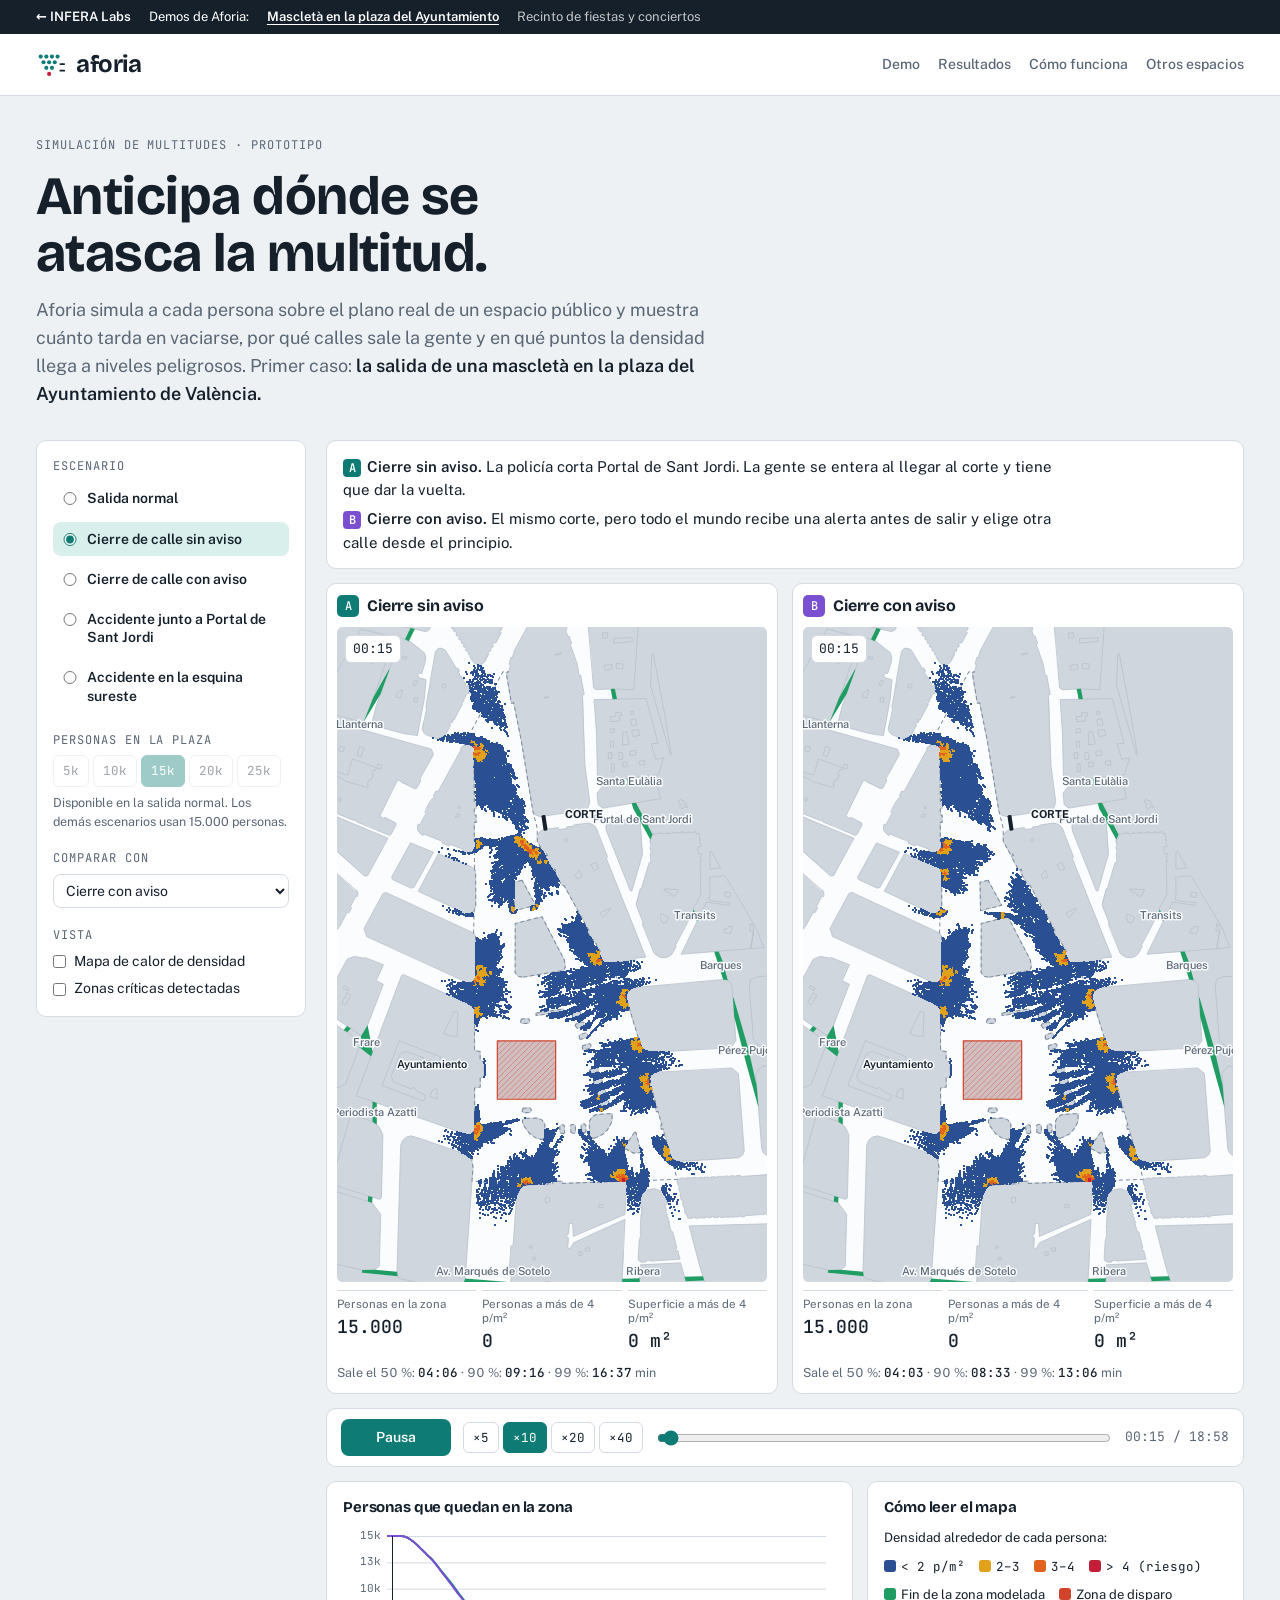
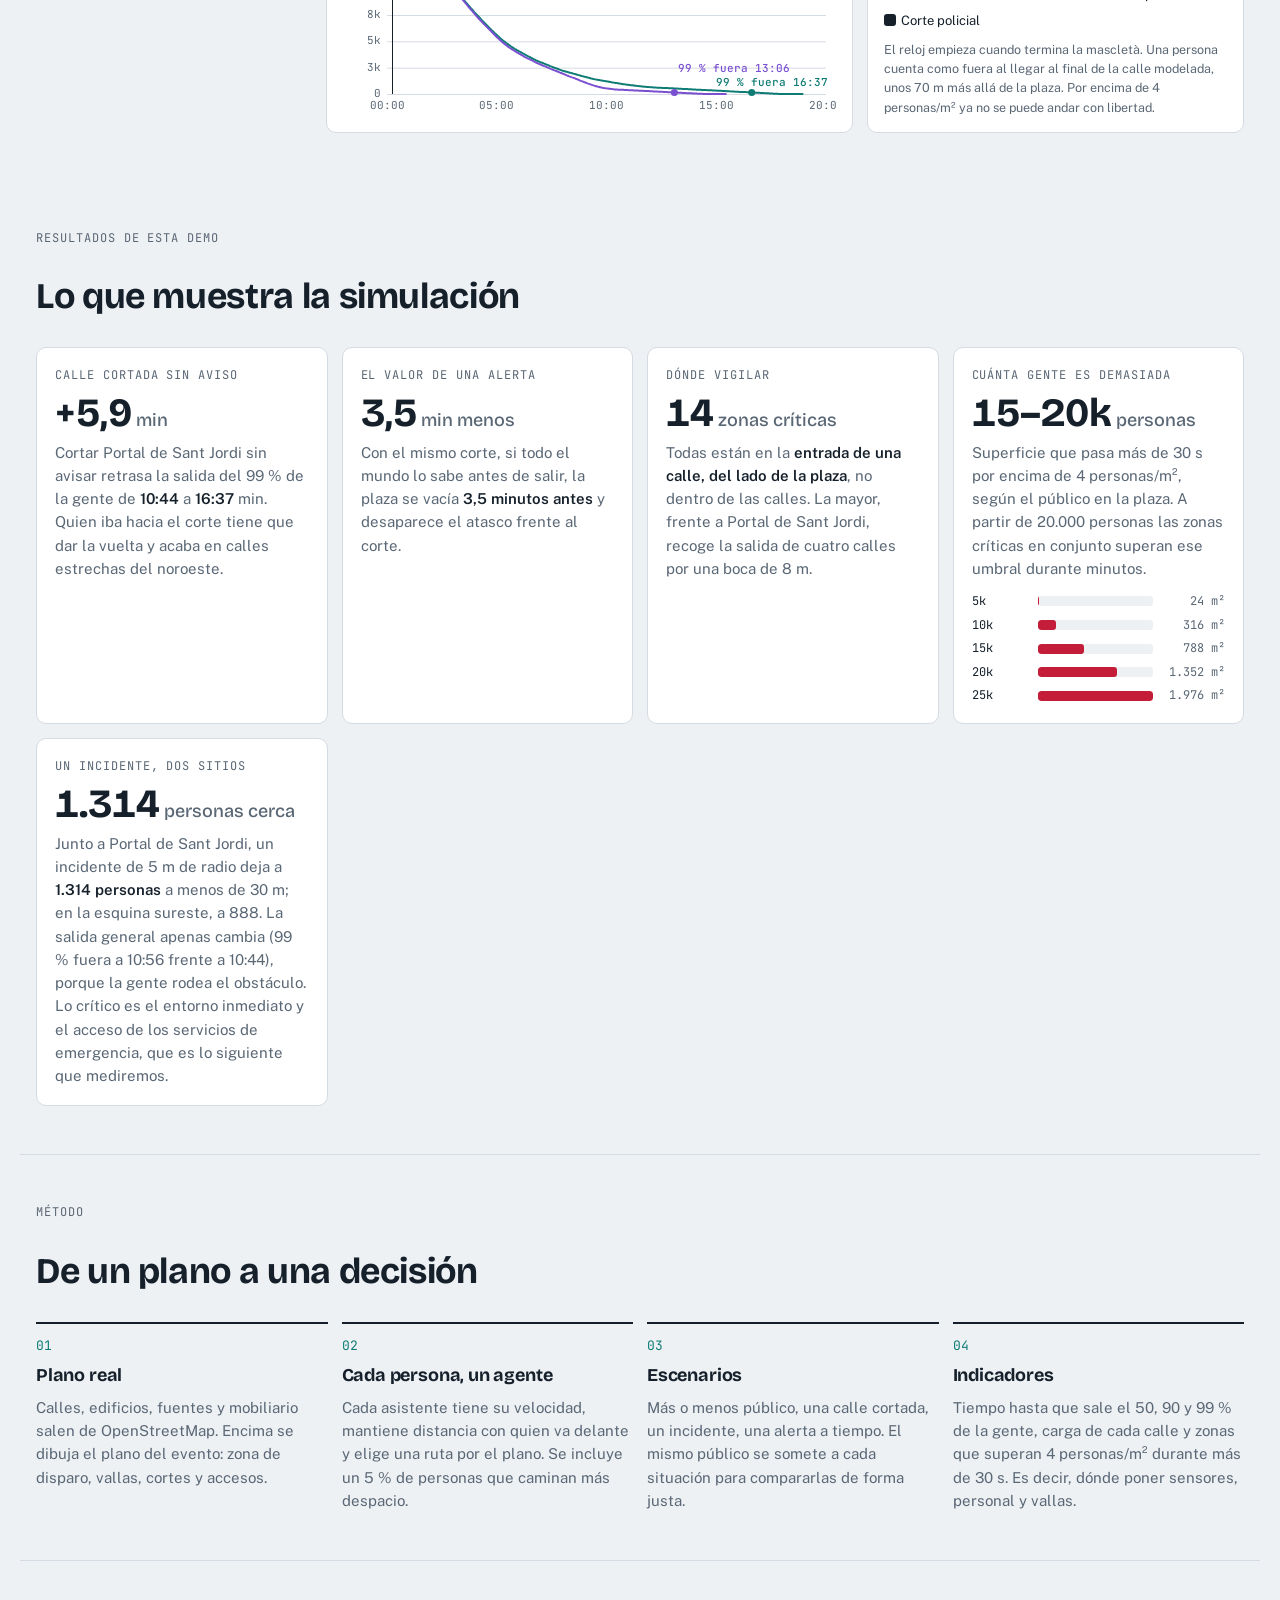
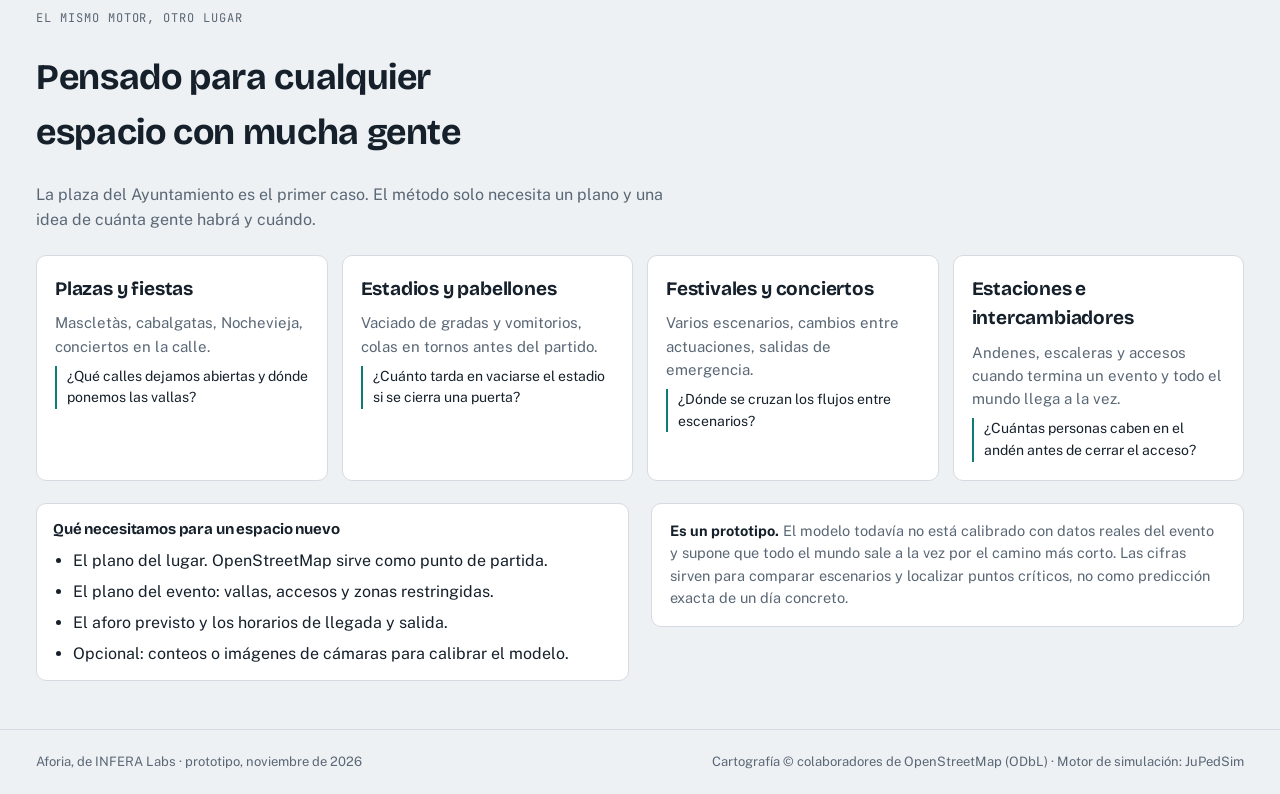
<file: aforia/index.html>
<!doctype html>
<html lang="es">
<head>
<meta charset="utf-8">
<meta name="viewport" content="width=device-width, initial-scale=1, viewport-fit=cover">
<style>html,body{margin:0}body{font-size:14px}img{max-width:100%}[hidden]{display:none!important}.demo-switch{background:var(--ink);color:var(--surface);font-size:13px}.demo-switch .wrap{display:flex;gap:6px 18px;flex-wrap:wrap;align-items:center;padding-block:7px}.demo-switch a{color:var(--surface);opacity:.75;text-decoration:none}.demo-switch a[aria-current]{opacity:1;font-weight:600;text-decoration:underline;text-underline-offset:3px}</style>
<title>Aforia</title>
<meta name="claude:viewport-fit-sides" content="cover">
<meta name="description" content="Aforia: simulación de multitudes en espacios públicos. Demo: salida de una mascletà en la plaza del Ayuntamiento de València.">
<link rel="canonical" href="https://inferalabs.es/aforia/">
<meta property="og:type" content="website">
<meta property="og:site_name" content="INFERA Labs">
<meta property="og:title" content="Aforia · Mascletà en la plaza del Ayuntamiento">
<meta property="og:description" content="Aforia: simulación de multitudes en espacios públicos. Demo: salida de una mascletà en la plaza del Ayuntamiento de València.">
<meta property="og:url" content="https://inferalabs.es/aforia/">
<meta property="og:image" content="https://inferalabs.es/assets/img/aforia/aforia-logo-fondo-oscuro.png">
<meta name="twitter:card" content="summary_large_image">
<link rel="preconnect" href="https://fonts.googleapis.com">
<link rel="preconnect" href="https://fonts.gstatic.com" crossorigin>
<link rel="stylesheet" href="https://fonts.googleapis.com/css2?family=Bricolage+Grotesque:opsz,wght@12..96,500;12..96,700&family=Public+Sans:wght@400;500;600&family=JetBrains+Mono:wght@400;500&display=swap">
<style>
/* Layout: an operator's console. The live plan of the square is the hero; controls sit in a rail on the left,
   readouts under each map; below come the findings, the method and other venues. */
:root {
  --bg: #eef1f4;
  --surface: #ffffff;
  --ink: #15202b;
  --muted: #5a6775;
  --line: #d5dbe2;
  --accent: #0e7c74;
  --accent-ink: #ffffff;
  --accent-soft: #d8efec;
  --b: #7a4fd0;
  --street: #fbfcfd;
  --bldg: #cfd6de;
  --bldg-edge: #b8c1cb;
  --exit: #1f9d63;
  --fire: #d1432b;
  --plaza: #7b8a9a;
  --dot0: #2b4f93;
  --dot1: #e0a11b;
  --dot2: #e2611c;
  --dot3: #c41d3a;
  --font-display: "Bricolage Grotesque", "Avenir Next", system-ui, sans-serif;
  --font-body: "Public Sans", system-ui, -apple-system, "Segoe UI", sans-serif;
  --font-mono: "JetBrains Mono", ui-monospace, Menlo, Consolas, monospace;
  --radius: 10px;
}
@media (prefers-color-scheme: dark) {
  :root:not([data-theme="light"]) {
    --bg: #0e141a; --surface: #151d26; --ink: #e5eaef; --muted: #93a1af; --line: #283340;
    --accent: #34c7b6; --accent-ink: #062a26; --accent-soft: #123a37; --b: #b195f2;
    --street: #1b242e; --bldg: #0b1015; --bldg-edge: #222c37; --exit: #2fbf7b; --fire: #f06a4f; --plaza: #6d7d8e;
    --dot0: #7fa8f5; --dot1: #f2c14b; --dot2: #f58a45; --dot3: #ff4d6a;
    color-scheme: dark;
  }
}
:root[data-theme="dark"] {
  --bg: #0e141a; --surface: #151d26; --ink: #e5eaef; --muted: #93a1af; --line: #283340;
  --accent: #34c7b6; --accent-ink: #062a26; --accent-soft: #123a37; --b: #b195f2;
  --street: #1b242e; --bldg: #0b1015; --bldg-edge: #222c37; --exit: #2fbf7b; --fire: #f06a4f; --plaza: #6d7d8e;
  --dot0: #7fa8f5; --dot1: #f2c14b; --dot2: #f58a45; --dot3: #ff4d6a;
  color-scheme: dark;
}

* { box-sizing: border-box; }
html, body { background: var(--bg); color: var(--ink); }
body {
  font-family: var(--font-body);
  font-size: 16px;
  line-height: 1.55;
  -webkit-font-smoothing: antialiased;
}
.wrap {
  max-width: 1240px;
  margin: 0 auto;
  padding-left: max(16px, env(safe-area-inset-left, 0px));
  padding-right: max(16px, env(safe-area-inset-right, 0px));
}
h1, h2, h3 { font-family: var(--font-display); text-wrap: balance; margin: 0; letter-spacing: -0.01em; }
p { margin: 0; }
.eyebrow {
  font-family: var(--font-mono);
  font-size: 12px;
  letter-spacing: 0.08em;
  text-transform: uppercase;
  color: var(--muted);
}
a { color: var(--accent); }
:focus-visible { outline: 2px solid var(--accent); outline-offset: 2px; }

/* Top bar */
.top { border-bottom: 1px solid var(--line); background: var(--surface); }
.top .wrap { display: flex; align-items: center; justify-content: space-between; gap: 16px; padding-block: 12px; flex-wrap: wrap; }
.brand { display: flex; align-items: center; gap: 10px; text-decoration: none; color: var(--ink); }
.brand svg { width: 30px; height: 30px; }
.brand b { font-family: var(--font-display); font-size: 24px; font-weight: 700; letter-spacing: -0.02em; }
.top nav { display: flex; gap: 18px; flex-wrap: wrap; }
.top nav a { color: var(--muted); text-decoration: none; font-size: 14px; font-weight: 500; }
.top nav a:hover { color: var(--ink); }

/* Hero */
.hero .wrap { padding-block: 40px 24px; display: grid; gap: 14px; }
.hero h1 { font-size: clamp(32px, 5vw, 54px); line-height: 1.05; font-weight: 700; max-width: 18ch; }
.hero p.lead { font-size: 18px; color: var(--muted); max-width: 64ch; }
.hero p.lead strong { color: var(--ink); font-weight: 600; }

/* Demo */
.demo .wrap { padding-block: 8px 48px; }
.demo-grid { display: grid; grid-template-columns: 270px minmax(0, 1fr); gap: 20px; align-items: start; }
.rail {
  background: var(--surface);
  border: 1px solid var(--line);
  border-radius: var(--radius);
  padding: 16px;
  display: grid;
  gap: 18px;
  position: sticky;
  top: calc(env(safe-area-inset-top, 0px) + 12px);
}
.rail fieldset { border: 0; margin: 0; padding: 0; display: grid; gap: 6px; min-width: 0; }
.rail legend { padding: 0; margin-bottom: 6px; }
.opt { display: grid; grid-template-columns: 18px 1fr; gap: 8px; align-items: start; padding: 8px; border-radius: 8px; cursor: pointer; }
.opt:hover { background: var(--bg); }
.opt input { margin: 3px 0 0; accent-color: var(--accent); }
.opt span { font-size: 14px; font-weight: 600; line-height: 1.3; }
.opt:has(input:checked) { background: var(--accent-soft); }
.seg { display: flex; flex-wrap: wrap; gap: 4px; }
.seg label { position: relative; }
.seg input { position: absolute; opacity: 0; inset: 0; margin: 0; cursor: pointer; }
.seg span {
  display: inline-block;
  padding: 5px 9px;
  border: 1px solid var(--line);
  border-radius: 6px;
  font-family: var(--font-mono);
  font-size: 12.5px;
  font-variant-numeric: tabular-nums;
  color: var(--ink);
  background: var(--surface);
}
.seg input:checked + span { background: var(--accent); color: var(--accent-ink); border-color: var(--accent); }
.seg input:focus-visible + span { outline: 2px solid var(--accent); outline-offset: 2px; }
.seg input:disabled + span { opacity: 0.4; cursor: not-allowed; }
.rail .hint { font-size: 12.5px; color: var(--muted); }
select {
  font: inherit;
  font-size: 14px;
  width: 100%;
  padding: 7px 8px;
  border-radius: 8px;
  border: 1px solid var(--line);
  background: var(--surface);
  color: var(--ink);
}
.check { display: flex; gap: 8px; align-items: center; font-size: 14px; cursor: pointer; }
.check input { accent-color: var(--accent); margin: 0; }

.stage { display: grid; gap: 14px; min-width: 0; }
.desc {
  display: grid;
  gap: 6px;
  background: var(--surface);
  border: 1px solid var(--line);
  border-radius: var(--radius);
  padding: 14px 16px;
}
.desc p { font-size: 15px; max-width: 80ch; }
.desc .who { font-weight: 600; }
.desc .who i { font-style: normal; display: inline-block; width: 18px; height: 18px; border-radius: 4px; text-align: center; font-family: var(--font-mono); font-size: 12px; line-height: 18px; margin-right: 6px; color: var(--accent-ink); }

.maps { display: flex; gap: 14px; justify-content: center; flex-wrap: wrap; }
.panel {
  margin: 0;
  background: var(--surface);
  border: 1px solid var(--line);
  border-radius: var(--radius);
  padding: 10px;
  display: grid;
  gap: 8px;
  min-width: 0;
}
.panel header { display: flex; align-items: center; gap: 8px; min-width: 0; }
.tag {
  flex: none;
  width: 22px; height: 22px;
  border-radius: 5px;
  display: grid; place-items: center;
  font-family: var(--font-mono);
  font-size: 12px;
  font-weight: 500;
  color: var(--accent-ink);
}
.tag.a, .who i.a { background: var(--accent); }
.tag.b, .who i.b { background: var(--b); }
.panel h3 { font-size: 16px; font-weight: 700; overflow-wrap: anywhere; }
.panel h3 small { font-family: var(--font-body); font-weight: 500; color: var(--muted); font-size: 13px; }
.mapwrap { position: relative; border-radius: 6px; overflow: hidden; background: var(--bldg); }
.mapwrap canvas { display: block; }
.mapwrap canvas.dyn { position: absolute; inset: 0; }
.clock {
  position: absolute; left: 8px; top: 8px;
  font-family: var(--font-mono); font-size: 13px; font-variant-numeric: tabular-nums;
  background: var(--surface); color: var(--ink);
  border: 1px solid var(--line); border-radius: 6px; padding: 3px 7px;
}
.loading {
  position: absolute; inset: 0; display: grid; place-items: center;
  font-size: 14px; color: var(--ink);
  background: color-mix(in srgb, var(--surface) 70%, transparent);
}
.readouts { display: grid; grid-template-columns: repeat(3, minmax(0, 1fr)); gap: 6px; margin: 0; }
.readouts div { border-top: 1px solid var(--line); padding-top: 6px; min-width: 0; }
.readouts dt { font-size: 11.5px; color: var(--muted); line-height: 1.25; }
.readouts dd { margin: 2px 0 0; font-family: var(--font-mono); font-size: 18px; font-variant-numeric: tabular-nums; font-weight: 500; }
.readouts dd.hot { color: var(--dot3); }
.runstats { font-size: 12.5px; color: var(--muted); font-variant-numeric: tabular-nums; }
.runstats b { color: var(--ink); font-family: var(--font-mono); font-weight: 500; }

.transport {
  display: flex; align-items: center; gap: 12px; flex-wrap: wrap;
  background: var(--surface); border: 1px solid var(--line); border-radius: var(--radius); padding: 10px 14px;
}
.play {
  font: inherit; font-weight: 600; font-size: 14px;
  border: 0; border-radius: 8px; padding: 8px 14px; cursor: pointer;
  background: var(--accent); color: var(--accent-ink);
  min-width: 110px;
}
.transport input[type="range"] { flex: 1 1 200px; accent-color: var(--accent); min-width: 0; }
.tlabel { font-family: var(--font-mono); font-size: 13px; font-variant-numeric: tabular-nums; color: var(--muted); }

.below { display: grid; grid-template-columns: minmax(0, 1.4fr) minmax(0, 1fr); gap: 14px; }
.card { background: var(--surface); border: 1px solid var(--line); border-radius: var(--radius); padding: 14px 16px; display: grid; gap: 8px; min-width: 0; }
.card h3 { font-size: 15px; font-weight: 700; }
.chartbox canvas { width: 100%; height: 190px; display: block; }
.legend { display: grid; gap: 8px; font-size: 13px; }
.legend .row { display: flex; flex-wrap: wrap; gap: 6px 14px; align-items: center; }
.sw { display: inline-block; width: 12px; height: 12px; border-radius: 3px; vertical-align: -1px; margin-right: 5px; }
.note { font-size: 12.5px; color: var(--muted); }

/* Sections */
section.block .wrap { padding-block: 48px; display: grid; gap: 22px; }
section.block + section.block .wrap { border-top: 1px solid var(--line); }
section.block h2 { font-size: clamp(26px, 3.4vw, 36px); font-weight: 700; max-width: 26ch; }
.intro { color: var(--muted); max-width: 66ch; }
.findings { display: grid; grid-template-columns: repeat(auto-fit, minmax(240px, 1fr)); gap: 14px; }
.finding { background: var(--surface); border: 1px solid var(--line); border-radius: var(--radius); padding: 18px; display: grid; gap: 8px; align-content: start; min-width: 0; }
.finding .big { font-family: var(--font-display); font-size: 40px; font-weight: 700; line-height: 1; font-variant-numeric: tabular-nums; }
.finding .big small { font-size: 18px; font-weight: 500; color: var(--muted); margin-left: 4px; }
.finding p { font-size: 15px; color: var(--muted); }
.finding p strong { color: var(--ink); font-weight: 600; }
.bars { display: grid; gap: 5px; margin-top: 4px; }
.bars .bar { display: grid; grid-template-columns: 58px 1fr 64px; gap: 8px; align-items: center; font-family: var(--font-mono); font-size: 12px; font-variant-numeric: tabular-nums; }
.bars .track { height: 10px; background: var(--bg); border-radius: 3px; overflow: hidden; }
.bars .fill { height: 100%; background: var(--dot3); border-radius: 3px; }
.bars .bar span:last-child { text-align: right; color: var(--muted); }

.steps { display: grid; grid-template-columns: repeat(auto-fit, minmax(220px, 1fr)); gap: 14px; counter-reset: step; }
.step { border-top: 2px solid var(--ink); padding-top: 12px; display: grid; gap: 6px; align-content: start; }
.step::before { counter-increment: step; content: "0" counter(step); font-family: var(--font-mono); font-size: 13px; color: var(--accent); }
.step h3 { font-size: 18px; }
.step p { font-size: 15px; color: var(--muted); }

.venues { display: grid; grid-template-columns: repeat(auto-fit, minmax(230px, 1fr)); gap: 14px; }
.venue { background: var(--surface); border: 1px solid var(--line); border-radius: var(--radius); padding: 18px; display: grid; gap: 8px; align-content: start; }
.venue h3 { font-size: 19px; }
.venue p { font-size: 15px; color: var(--muted); }
.venue .q { font-size: 14px; color: var(--ink); border-left: 2px solid var(--accent); padding-left: 10px; }
.needs { display: grid; grid-template-columns: minmax(0, 1fr) minmax(0, 1fr); gap: 22px; align-items: start; }
.needs ul { margin: 0; padding-left: 20px; display: grid; gap: 6px; }
.caveat { background: var(--surface); border: 1px solid var(--line); border-radius: var(--radius); padding: 16px 18px; font-size: 14.5px; color: var(--muted); }
.caveat strong { color: var(--ink); }

footer { border-top: 1px solid var(--line); }
footer .wrap { padding-block: 22px; font-size: 13px; color: var(--muted); display: flex; flex-wrap: wrap; gap: 6px 18px; justify-content: space-between; }

@media (max-width: 980px) {
  .demo-grid { grid-template-columns: minmax(0, 1fr); }
  .rail { position: static; grid-template-columns: repeat(auto-fit, minmax(220px, 1fr)); }
  .below, .needs { grid-template-columns: minmax(0, 1fr); }
}
@media (max-width: 520px) {
  .readouts dd { font-size: 16px; }
  .hero .wrap { padding-block: 28px 18px; }
}
@media (prefers-reduced-motion: reduce) {
  * { scroll-behavior: auto !important; }
}
</style>
</head>
<body>
<div class="demo-switch"><div class="wrap"><a href="../index.html" style="opacity:1;font-weight:600">← INFERA Labs</a> <span>Demos de Aforia:</span> <a href="index.html" aria-current=page>Mascletà en la plaza del Ayuntamiento</a> <a href="recinto.html">Recinto de fiestas y conciertos</a></div></div>


<header class="top">
  <div class="wrap">
    <a class="brand" href="#demo" aria-label="Aforia">
      <svg viewBox="0 0 32 32" aria-hidden="true">
        <g fill="var(--accent)">
          <circle cx="5" cy="7" r="2.2"/><circle cx="11" cy="7" r="2.2"/><circle cx="17" cy="7" r="2.2"/><circle cx="23" cy="7" r="2.2"/>
          <circle cx="8" cy="13" r="2.2"/><circle cx="14" cy="13" r="2.2"/><circle cx="20" cy="13" r="2.2"/>
          <circle cx="11" cy="19" r="2.2"/><circle cx="17" cy="19" r="2.2"/>
        </g>
        <circle cx="14" cy="25.5" r="2.2" fill="var(--dot3)"/>
        <path d="M26 15 L30 15 M26 22 L30 22" stroke="var(--ink)" stroke-width="2" stroke-linecap="round"/>
      </svg>
      <b>aforia</b>
    </a>
    <nav aria-label="Secciones">
      <a href="#demo">Demo</a>
      <a href="#resultados">Resultados</a>
      <a href="#como">Cómo funciona</a>
      <a href="#espacios">Otros espacios</a>
    </nav>
  </div>
</header>

<section class="hero">
  <div class="wrap">
    <span class="eyebrow">Simulación de multitudes · prototipo</span>
    <h1>Anticipa dónde se atasca la multitud.</h1>
    <p class="lead">Aforia simula a cada persona sobre el plano real de un espacio público y muestra
      cuánto tarda en vaciarse, por qué calles sale la gente y en qué puntos la densidad llega a niveles peligrosos.
      Primer caso: <strong>la salida de una mascletà en la plaza del Ayuntamiento de València.</strong></p>
  </div>
</section>

<section class="demo" id="demo">
  <div class="wrap">
    <div class="demo-grid">
      <aside class="rail" aria-label="Controles de la simulación">
        <fieldset id="scn-set">
          <legend class="eyebrow">Escenario</legend>
        </fieldset>
        <fieldset>
          <legend class="eyebrow">Personas en la plaza</legend>
          <div class="seg" id="size-set"></div>
          <p class="hint" id="size-hint">Disponible en la salida normal. Los demás escenarios usan 15.000 personas.</p>
        </fieldset>
        <fieldset>
          <legend class="eyebrow">Comparar con</legend>
          <select id="cmp" aria-label="Escenario para comparar"></select>
        </fieldset>
        <fieldset>
          <legend class="eyebrow">Vista</legend>
          <label class="check"><input type="checkbox" id="heat"> Mapa de calor de densidad</label>
          <label class="check"><input type="checkbox" id="zones"> Zonas críticas detectadas</label>
        </fieldset>
      </aside>

      <div class="stage">
        <div class="desc" id="desc"></div>
        <div class="maps" id="maps"></div>
        <div class="transport">
          <button class="play" id="play" type="button">Reproducir</button>
          <div class="seg" id="speed-set" role="radiogroup" aria-label="Velocidad"></div>
          <input type="range" id="time" min="0" max="600" step="1" value="0" aria-label="Tiempo desde el final de la mascletà">
          <span class="tlabel" id="tlabel">00:00</span>
        </div>
        <div class="below">
          <div class="card chartbox">
            <h3>Personas que quedan en la zona</h3>
            <canvas id="chart" aria-label="Curva de personas que quedan en la zona a lo largo del tiempo"></canvas>
          </div>
          <div class="card legend">
            <h3>Cómo leer el mapa</h3>
            <div class="row">
              <span>Densidad alrededor de cada persona:</span>
            </div>
            <div class="row" style="font-family: var(--font-mono); font-size: 12.5px;">
              <span><i class="sw" style="background: var(--dot0)"></i>&lt; 2 p/m²</span>
              <span><i class="sw" style="background: var(--dot1)"></i>2–3</span>
              <span><i class="sw" style="background: var(--dot2)"></i>3–4</span>
              <span><i class="sw" style="background: var(--dot3)"></i>&gt; 4 (riesgo)</span>
            </div>
            <div class="row">
              <span><i class="sw" style="background: var(--exit)"></i>Fin de la zona modelada</span>
              <span><i class="sw" style="background: var(--fire)"></i>Zona de disparo</span>
              <span><i class="sw" style="background: var(--ink)"></i>Corte policial</span>
            </div>
            <p class="note">El reloj empieza cuando termina la mascletà. Una persona cuenta como fuera al llegar al final
              de la calle modelada, unos 70 m más allá de la plaza. Por encima de 4 personas/m² ya no se puede andar con libertad.</p>
          </div>
        </div>
      </div>
    </div>
  </div>
</section>

<section class="block" id="resultados">
  <div class="wrap">
    <span class="eyebrow">Resultados de esta demo</span>
    <h2>Lo que muestra la simulación</h2>
    <div class="findings" id="findings"></div>
  </div>
</section>

<section class="block" id="como">
  <div class="wrap">
    <span class="eyebrow">Método</span>
    <h2>De un plano a una decisión</h2>
    <div class="steps">
      <div class="step">
        <h3>Plano real</h3>
        <p>Calles, edificios, fuentes y mobiliario salen de OpenStreetMap. Encima se dibuja el plano del evento:
          zona de disparo, vallas, cortes y accesos.</p>
      </div>
      <div class="step">
        <h3>Cada persona, un agente</h3>
        <p>Cada asistente tiene su velocidad, mantiene distancia con quien va delante y elige una ruta por el plano.
          Se incluye un 5 % de personas que caminan más despacio.</p>
      </div>
      <div class="step">
        <h3>Escenarios</h3>
        <p>Más o menos público, una calle cortada, un incidente, una alerta a tiempo.
          El mismo público se somete a cada situación para compararlas de forma justa.</p>
      </div>
      <div class="step">
        <h3>Indicadores</h3>
        <p>Tiempo hasta que sale el 50, 90 y 99 % de la gente, carga de cada calle y zonas que superan
          4 personas/m² durante más de 30 s. Es decir, dónde poner sensores, personal y vallas.</p>
      </div>
    </div>
  </div>
</section>

<section class="block" id="espacios">
  <div class="wrap">
    <span class="eyebrow">El mismo motor, otro lugar</span>
    <h2>Pensado para cualquier espacio con mucha gente</h2>
    <p class="intro">La plaza del Ayuntamiento es el primer caso. El método solo necesita un plano y una idea de cuánta gente
      habrá y cuándo.</p>
    <div class="venues">
      <div class="venue">
        <h3>Plazas y fiestas</h3>
        <p>Mascletàs, cabalgatas, Nochevieja, conciertos en la calle.</p>
        <p class="q">¿Qué calles dejamos abiertas y dónde ponemos las vallas?</p>
      </div>
      <div class="venue">
        <h3>Estadios y pabellones</h3>
        <p>Vaciado de gradas y vomitorios, colas en tornos antes del partido.</p>
        <p class="q">¿Cuánto tarda en vaciarse el estadio si se cierra una puerta?</p>
      </div>
      <div class="venue">
        <h3>Festivales y conciertos</h3>
        <p>Varios escenarios, cambios entre actuaciones, salidas de emergencia.</p>
        <p class="q">¿Dónde se cruzan los flujos entre escenarios?</p>
      </div>
      <div class="venue">
        <h3>Estaciones e intercambiadores</h3>
        <p>Andenes, escaleras y accesos cuando termina un evento y todo el mundo llega a la vez.</p>
        <p class="q">¿Cuántas personas caben en el andén antes de cerrar el acceso?</p>
      </div>
    </div>
    <div class="needs">
      <div class="card">
        <h3>Qué necesitamos para un espacio nuevo</h3>
        <ul>
          <li>El plano del lugar. OpenStreetMap sirve como punto de partida.</li>
          <li>El plano del evento: vallas, accesos y zonas restringidas.</li>
          <li>El aforo previsto y los horarios de llegada y salida.</li>
          <li>Opcional: conteos o imágenes de cámaras para calibrar el modelo.</li>
        </ul>
      </div>
      <div class="caveat">
        <strong>Es un prototipo.</strong> El modelo todavía no está calibrado con datos reales del evento y supone que todo
        el mundo sale a la vez por el camino más corto. Las cifras sirven para comparar escenarios y localizar puntos
        críticos, no como predicción exacta de un día concreto.
      </div>
    </div>
  </div>
</section>

<footer>
  <div class="wrap">
    <span>Aforia, de INFERA Labs · prototipo, noviembre de 2026</span>
    <span>Cartografía © colaboradores de OpenStreetMap (ODbL) · Motor de simulación: JuPedSim</span>
  </div>
</footer>

<script>
(() => {
  "use strict";

  // ---------- helpers ----------
  const $ = (s, el = document) => el.querySelector(s);
  const fmtInt = (n) => String(Math.round(n)).replace(/\B(?=(\d{3})+(?!\d))/g, ".");
  const fmtDec = (x, d = 1) => x.toFixed(d).replace(".", ",");
  const mmss = (t) => {
    t = Math.max(0, Math.round(t));
    return String(Math.floor(t / 60)).padStart(2, "0") + ":" + String(t % 60).padStart(2, "0");
  };
  const reduceMotion = window.matchMedia("(prefers-reduced-motion: reduce)").matches;

  const SPEEDS = [5, 10, 20, 40];
  const CELL = 2;          // m, density grid
  const RISK_COUNT = 17;   // people in a 2x2 m cell above 4 p/m²

  const state = {
    scn: "cierre_sin_aviso",
    size: 15000,
    cmp: "cierre_con_aviso",
    heat: false,
    zones: false,
    t: 0,
    playing: false,
    speed: 10,
  };

  let GEO = null, RUNS = [], byId = {};
  const cache = new Map();   // run id -> Promise<decoded>
  const panels = [];         // active panels

  // ---------- theme colours ----------
  let C = {};
  function readColors() {
    const cs = getComputedStyle(document.documentElement);
    const v = (k) => cs.getPropertyValue(k).trim();
    const keys = ["bg", "surface", "ink", "muted", "line", "accent", "b", "street", "bldg", "bldg-edge", "exit", "fire", "plaza", "dot0", "dot1", "dot2", "dot3"];
    C = {};
    for (const k of keys) C[k] = v("--" + k);
    C.rgb = ["dot0", "dot1", "dot2", "dot3"].map((k) => hexToRgb(C[k]));
  }
  function hexToRgb(h) {
    h = h.replace("#", "");
    if (h.length === 3) h = h.split("").map((c) => c + c).join("");
    const n = parseInt(h, 16);
    return [(n >> 16) & 255, (n >> 8) & 255, n & 255];
  }
  const packRGBA = ([r, g, b], a = 255) => ((a << 24) | (b << 16) | (g << 8) | r) >>> 0;

  // ---------- data ----------
  async function loadRun(id) {
    if (cache.has(id)) return cache.get(id);
    const p = (async () => {
      const run = byId[id];
      const res = await fetch(run.file);
      if (!res.ok) throw new Error("No se pudo cargar " + run.file);
      const b64 = (await res.text()).trim();
      const bin = atob(b64);
      const bytes = new Uint8Array(bin.length);
      for (let i = 0; i < bin.length; i++) bytes[i] = bin.charCodeAt(i);
      let buf = bytes.buffer;
      const head = new Uint8Array(buf, 0, 2);
      if (head[0] === 0x1f && head[1] === 0x8b) {
        const stream = new Blob([buf]).stream().pipeThrough(new DecompressionStream("gzip"));
        buf = await new Response(stream).arrayBuffer();
      }
      return decode(buf);
    })();
    cache.set(id, p);
    return p;
  }

  function decode(buf) {
    const dv = new DataView(buf);
    const n = dv.getUint32(0, true), ns = dv.getUint32(4, true), step = dv.getFloat32(8, true);
    let p = 12;
    const alive = new Uint16Array(buf.slice(p, p + 2 * ns)); p += 2 * ns;
    const first = new Int16Array(buf.slice(p, p + 4 * n)); p += 4 * n;
    const deltas = new Int8Array(buf, p);
    let total = 0;
    for (let f = 0; f < ns; f++) total += 2 * alive[f];
    const P = new Int16Array(total);
    const off = new Uint32Array(ns);
    P.set(first, 0);
    let o = 2 * n, d = 0;
    for (let f = 1; f < ns; f++) {
      const k2 = 2 * alive[f], prev = off[f - 1];
      off[f] = o;
      for (let i = 0; i < k2; i++) P[o + i] = P[prev + i] + deltas[d + i];
      o += k2; d += k2;
    }
    return { n, ns, step, alive, P, off, duration: (ns - 1) * step };
  }

  // ---------- geometry drawing ----------
  function pathRings(ctx, rings) {
    for (const r of rings) {
      ctx.moveTo(r[0][0], r[0][1]);
      for (let i = 1; i < r.length; i++) ctx.lineTo(r[i][0], r[i][1]);
      ctx.closePath();
    }
  }

  function drawBase(pn) {
    const { base, s, dpr, W, H } = pn;
    const ctx = base.getContext("2d");
    const [x0, , , y1] = GEO.view;
    ctx.setTransform(1, 0, 0, 1, 0, 0);
    ctx.fillStyle = C.bldg;
    ctx.fillRect(0, 0, base.width, base.height);
    ctx.setTransform(dpr * s, 0, 0, -dpr * s, -x0 * dpr * s, y1 * dpr * s);
    const lw = (px) => px / s;

    ctx.beginPath();
    for (const poly of GEO.walkable) pathRings(ctx, poly);
    ctx.fillStyle = C.street;
    ctx.fill("evenodd");

    ctx.beginPath();
    for (const poly of GEO.buildings) pathRings(ctx, poly);
    ctx.strokeStyle = C["bldg-edge"];
    ctx.lineWidth = lw(0.8);
    ctx.stroke();

    ctx.beginPath();
    pathRings(ctx, GEO.plaza);
    ctx.setLineDash([lw(4), lw(3)]);
    ctx.strokeStyle = C.plaza;
    ctx.lineWidth = lw(1);
    ctx.stroke();
    ctx.setLineDash([]);

    ctx.beginPath();
    for (const r of GEO.exits) pathRings(ctx, r);
    ctx.fillStyle = C.exit;
    ctx.fill("evenodd");

    // Firing zone: tinted and hatched.
    for (const r of GEO.firing) {
      ctx.save();
      ctx.beginPath(); pathRings(ctx, r);
      ctx.globalAlpha = 0.16; ctx.fillStyle = C.fire; ctx.fill();
      ctx.globalAlpha = 1; ctx.clip();
      ctx.beginPath();
      for (let k = -200; k < 400; k += 4) { ctx.moveTo(k, 0); ctx.lineTo(k + 300, 300); }
      ctx.strokeStyle = C.fire; ctx.lineWidth = lw(0.8); ctx.globalAlpha = 0.55; ctx.stroke();
      ctx.restore();
      ctx.beginPath(); pathRings(ctx, r);
      ctx.strokeStyle = C.fire; ctx.lineWidth = lw(1.2); ctx.stroke();
    }

    if (state.zones) {
      ctx.beginPath();
      for (const z of GEO.zones) for (const poly of z.polys) pathRings(ctx, poly);
      ctx.globalAlpha = 0.12; ctx.fillStyle = C.dot3; ctx.fill("evenodd");
      ctx.globalAlpha = 1;
      ctx.setLineDash([lw(3), lw(2)]);
      ctx.strokeStyle = C.dot3; ctx.lineWidth = lw(1.2); ctx.stroke();
      ctx.setLineDash([]);
    }

    const ob = GEO.obstacles[pn.runId];
    if (ob && ob.kind === "cordon") {
      ctx.beginPath();
      for (const poly of ob.polys) pathRings(ctx, poly);
      ctx.fillStyle = C.ink; ctx.fill();
    } else if (ob && ob.kind === "accident") {
      ctx.beginPath(); ctx.arc(ob.x, ob.y, ob.flee, 0, Math.PI * 2);
      ctx.setLineDash([lw(3), lw(3)]); ctx.strokeStyle = C.fire; ctx.lineWidth = lw(1.2); ctx.stroke();
      ctx.setLineDash([]);
      ctx.beginPath(); ctx.arc(ob.x, ob.y, ob.r, 0, Math.PI * 2);
      ctx.fillStyle = C.fire; ctx.fill();
    }

    // Labels in screen space.
    ctx.setTransform(dpr, 0, 0, dpr, 0, 0);
    const toPx = (x, y) => [(x - x0) * s, (y1 - y) * s];
    const label = (text, x, y, opts = {}) => {
      const [px, py] = toPx(x, y);
      ctx.font = `${opts.weight || 500} ${opts.size || 11}px ${getComputedStyle(document.body).getPropertyValue("--font-body") || "sans-serif"}`;
      ctx.textAlign = opts.align || "center";
      ctx.textBaseline = "middle";
      ctx.lineWidth = 3; ctx.strokeStyle = C.street; ctx.lineJoin = "round";
      ctx.strokeText(text, px, py);
      ctx.fillStyle = opts.color || C.muted;
      ctx.fillText(text, px, py);
    };
    const small = W < 380;
    for (const l of GEO.labels) {
      if (small && !/Portal|Pérez|Barques|Ribera|Sotelo/.test(l.text)) continue;
      label(l.text, l.x, l.y, { size: small ? 10 : 11 });
    }
    for (const l of GEO.landmarks) label(l.text, l.x, l.y, { size: 11, weight: 600, color: C.ink });
    if (ob && ob.kind === "cordon") {
      const c = ob.polys[0][0][0];
      label("CORTE", c[0] + 12, c[1] + 10, { size: 11, weight: 700, color: C.ink, align: "left" });
    } else if (ob && ob.kind === "accident") {
      label("ACCIDENTE", ob.x + 8, ob.y - 9, { size: 11, weight: 700, color: C.fire, align: "left" });
    }
    if (state.zones) {
      for (const z of GEO.zones.slice(0, 14)) {
        const r = z.polys[0][0];
        let mx = 0, my = 0;
        for (const p of r) { mx += p[0]; my += p[1]; }
        label(z.id, mx / r.length, my / r.length, { size: 10, weight: 700, color: C.dot3 });
      }
    }
  }

  // ---------- panels ----------
  function makePanel(slot) {
    const el = document.createElement("figure");
    el.className = "panel";
    el.innerHTML = `
      <header><span class="tag ${slot}">${slot.toUpperCase()}</span><h3></h3></header>
      <div class="mapwrap">
        <canvas class="base" role="img"></canvas><canvas class="dyn" aria-hidden="true"></canvas>
        <div class="clock">00:00</div>
        <div class="loading" hidden>Cargando simulación…</div>
      </div>
      <dl class="readouts">
        <div><dt>Personas en la zona</dt><dd class="r-in">–</dd></div>
        <div><dt>Personas a más de 4 p/m²</dt><dd class="r-risk">–</dd></div>
        <div><dt>Superficie a más de 4 p/m²</dt><dd class="r-area">–</dd></div>
      </dl>
      <p class="runstats"></p>`;
    return {
      slot, el,
      base: $(".base", el), dyn: $(".dyn", el),
      clock: $(".clock", el), loading: $(".loading", el),
      rIn: $(".r-in", el), rRisk: $(".r-risk", el), rArea: $(".r-area", el),
      stats: $(".runstats", el), title: $("h3", el),
      runId: null, data: null, img: null, buf32: null, counts: null, lastReadout: 0,
    };
  }

  function runLabel(r) {
    return r.id.startsWith("normal_") ? `Salida normal · ${fmtInt(r.people)} personas` : r.title;
  }

  function currentA() {
    return state.scn === "normal" ? `normal_${state.size}` : state.scn;
  }

  async function setPanels() {
    const ids = [currentA()];
    if (state.cmp && state.cmp !== ids[0]) ids.push(state.cmp);
    const maps = $("#maps");
    while (panels.length > ids.length) panels.pop().el.remove();
    while (panels.length < ids.length) {
      const p = makePanel(panels.length ? "b" : "a");
      panels.push(p); maps.appendChild(p.el);
    }
    renderDesc(ids);
    layout();
    await Promise.all(panels.map(async (pn, i) => {
      const id = ids[i];
      const r = byId[id];
      pn.runId = id;
      pn.title.innerHTML = `${runLabel(r)}`;
      pn.base.setAttribute("aria-label", `Mapa de la plaza: ${runLabel(r)}`);
      pn.stats.innerHTML = `Sale el 50 %: <b>${mmss(r.t50)}</b> · 90 %: <b>${mmss(r.t90)}</b> · 99 %: <b>${mmss(r.t99)}</b> min`;
      pn.data = null;
      drawBase(pn);
      pn.loading.hidden = false;
      try {
        const d = await loadRun(id);
        if (pn.runId !== id) return;
        pn.data = d;
        pn.loading.hidden = true;
      } catch (e) {
        pn.loading.textContent = "No se pudo cargar esta simulación. Abre la demo desde un servidor web (no como archivo local).";
      }
    }));
    updateTimeRange();
    drawChart();
    drawFrame(true);
  }

  function renderDesc(ids) {
    const parts = ids.map((id, i) => {
      const r = byId[id];
      return `<p><span class="who"><i class="${i ? "b" : "a"}">${i ? "B" : "A"}</i>${runLabel(r)}.</span> ${r.desc}</p>`;
    });
    $("#desc").innerHTML = parts.join("");
  }

  function layout() {
    const maps = $("#maps");
    const avail = maps.clientWidth;
    const [x0, y0, x1, y1] = GEO.view;
    const aspect = (y1 - y0) / (x1 - x0);
    const gap = 14, pad = 22;
    const cols = panels.length > 1 && avail > 640 ? 2 : 1;
    const maxH = Math.max(380, Math.min(window.innerHeight * 0.78, 780));
    let w = (avail - gap * (cols - 1)) / cols - pad;
    w = Math.min(w, maxH / aspect);
    w = Math.max(240, Math.floor(w));
    const h = Math.floor(w * aspect);
    const dpr = Math.min(window.devicePixelRatio || 1, 2);
    for (const pn of panels) {
      pn.el.style.width = (w + pad) + "px";
      for (const c of [pn.base, pn.dyn]) {
        c.width = Math.round(w * dpr); c.height = Math.round(h * dpr);
        c.style.width = w + "px"; c.style.height = h + "px";
      }
      Object.assign(pn, { W: w, H: h, dpr, s: w / (x1 - x0) });
      const ctx = pn.dyn.getContext("2d");
      pn.img = ctx.createImageData(pn.dyn.width, pn.dyn.height);
      pn.buf32 = new Uint32Array(pn.img.data.buffer);
      const nx = Math.ceil((x1 - x0) / CELL), ny = Math.ceil((y1 - y0) / CELL);
      pn.grid = { nx, ny };
      pn.counts = new Uint16Array(nx * ny);
      if (pn.runId) drawBase(pn);
    }
  }

  // ---------- frame rendering ----------
  let xs = new Float32Array(30000), ys = new Float32Array(30000);

  function drawPanel(pn, t, force) {
    const d = pn.data;
    const ctx = pn.dyn.getContext("2d");
    pn.clock.textContent = mmss(t);
    if (!d) { ctx.clearRect(0, 0, pn.dyn.width, pn.dyn.height); return; }
    const [x0, y0, , y1] = GEO.view;
    let f = Math.floor(t / d.step), a = t / d.step - f;
    if (f >= d.ns - 1) { f = d.ns - 1; a = 0; }
    const k0 = d.alive[f], k1 = f + 1 < d.ns ? d.alive[f + 1] : k0;
    const o0 = d.off[f], o1 = f + 1 < d.ns ? d.off[f + 1] : o0;
    const P = d.P;
    let m = 0;
    if (xs.length < k0) { xs = new Float32Array(k0); ys = new Float32Array(k0); }
    for (let i = 0; i < k1; i++) {
      const j = 2 * i;
      xs[m] = (P[o0 + j] * (1 - a) + P[o1 + j] * a) * 0.1;
      ys[m] = (P[o0 + j + 1] * (1 - a) + P[o1 + j + 1] * a) * 0.1;
      m++;
    }
    if (a < 0.5) {
      for (let i = k1; i < k0; i++) { xs[m] = P[o0 + 2 * i] * 0.1; ys[m] = P[o0 + 2 * i + 1] * 0.1; m++; }
    }

    // density grid
    const { nx, ny } = pn.grid;
    const counts = pn.counts;
    counts.fill(0);
    for (let i = 0; i < m; i++) {
      const cx = Math.floor((xs[i] - x0) / CELL), cy = Math.floor((ys[i] - y0) / CELL);
      if (cx >= 0 && cy >= 0 && cx < nx && cy < ny) counts[cy * nx + cx]++;
    }

    const buf = pn.buf32, Wp = pn.dyn.width, Hp = pn.dyn.height, sp = pn.s * pn.dpr;
    buf.fill(0);
    const cols = C.rgb.map((c) => packRGBA(c));
    const level = (c) => (c >= RISK_COUNT ? 3 : c >= 13 ? 2 : c >= 9 ? 1 : 0);

    if (state.heat) {
      const cpx = CELL * sp;
      for (let cy = 0; cy < ny; cy++) for (let cx = 0; cx < nx; cx++) {
        const c = counts[cy * nx + cx];
        if (c < 3) continue;
        const lv = level(c);
        const alpha = lv === 0 ? Math.min(150, 40 + c * 12) : 215;
        const col = packRGBA(C.rgb[lv], alpha);
        const px0 = Math.floor(cx * cpx), px1 = Math.min(Wp, Math.floor((cx + 1) * cpx));
        const yTop = Math.max(0, Math.floor((y1 - (y0 + (cy + 1) * CELL)) * sp));
        const yBot = Math.min(Hp, Math.floor((y1 - (y0 + cy * CELL)) * sp));
        for (let py = yTop; py < yBot; py++) buf.fill(col, py * Wp + px0, py * Wp + px1);
      }
    } else {
      const size = Math.max(2, Math.round(0.45 * sp));
      const half = size >> 1;
      for (let i = 0; i < m; i++) {
        const cx = Math.floor((xs[i] - x0) / CELL), cy = Math.floor((ys[i] - y0) / CELL);
        const c = cx >= 0 && cy >= 0 && cx < nx && cy < ny ? counts[cy * nx + cx] : 0;
        const col = cols[level(c)];
        const px = Math.round((xs[i] - x0) * sp) - half, py = Math.round((y1 - ys[i]) * sp) - half;
        if (px < 0 || py < 0 || px + size > Wp || py + size > Hp) continue;
        for (let r = 0; r < size; r++) buf.fill(col, (py + r) * Wp + px, (py + r) * Wp + px + size);
      }
    }
    ctx.putImageData(pn.img, 0, 0);

    // readouts (throttled)
    const now = performance.now();
    if (force || now - pn.lastReadout > 120) {
      pn.lastReadout = now;
      let riskPeople = 0, riskCells = 0;
      for (let i = 0; i < counts.length; i++) if (counts[i] >= RISK_COUNT) { riskPeople += counts[i]; riskCells++; }
      const inside = Math.round(k0 * (1 - a) + k1 * a);
      pn.rIn.textContent = fmtInt(inside);
      pn.rRisk.textContent = fmtInt(riskPeople);
      pn.rArea.textContent = fmtInt(riskCells * CELL * CELL) + " m²";
      pn.rRisk.classList.toggle("hot", riskPeople > 0);
      pn.rArea.classList.toggle("hot", riskCells > 0);
    }
  }

  function drawFrame(force) {
    for (const pn of panels) drawPanel(pn, state.t, force);
    $("#time").value = String(Math.round(state.t));
    $("#tlabel").textContent = mmss(state.t) + " / " + mmss(maxDuration());
    drawChartCursor();
  }

  function maxDuration() {
    let m = 0;
    for (const pn of panels) {
      const r = byId[pn.runId];
      if (pn.data) m = Math.max(m, pn.data.duration);
      else if (r) m = Math.max(m, r.samples * 2);
    }
    return m || 600;
  }

  function updateTimeRange() {
    $("#time").max = String(Math.ceil(maxDuration()));
    if (state.t > maxDuration()) state.t = maxDuration();
  }

  // ---------- chart ----------
  let chartBase = null;
  function drawChart() {
    const cv = $("#chart");
    const dpr = Math.min(window.devicePixelRatio || 1, 2);
    const w = cv.clientWidth, h = cv.clientHeight;
    if (!w) return;
    cv.width = Math.round(w * dpr); cv.height = Math.round(h * dpr);
    const ctx = cv.getContext("2d");
    ctx.setTransform(dpr, 0, 0, dpr, 0, 0);
    ctx.clearRect(0, 0, w, h);
    const L = 44, R = 10, T = 8, B = 24;
    const tMax = Math.ceil(maxDuration() / 120) * 120;
    let nMax = 0;
    for (const pn of panels) nMax = Math.max(nMax, byId[pn.runId].people);
    const yStep = nMax > 15000 ? 5000 : nMax > 6000 ? 2500 : 1000;
    nMax = Math.ceil(nMax / yStep) * yStep;
    const X = (t) => L + (t / tMax) * (w - L - R);
    const Y = (n) => T + (1 - n / nMax) * (h - T - B);
    const font = getComputedStyle(document.body).getPropertyValue("--font-mono") || "monospace";
    ctx.font = `11px ${font}`;
    ctx.fillStyle = C.muted; ctx.strokeStyle = C.line; ctx.lineWidth = 1;
    ctx.textAlign = "right"; ctx.textBaseline = "middle";
    for (let n = 0; n <= nMax; n += yStep) {
      ctx.beginPath(); ctx.moveTo(L, Y(n) + 0.5); ctx.lineTo(w - R, Y(n) + 0.5); ctx.stroke();
      ctx.fillText(n ? fmtInt(n / 1000) + "k" : "0", L - 6, Y(n));
    }
    ctx.textAlign = "center"; ctx.textBaseline = "top";
    const tStep = tMax > 900 ? 300 : 120;
    for (let t = 0; t <= tMax; t += tStep) ctx.fillText(mmss(t), X(t), h - B + 6);
    panels.forEach((pn) => {
      const d = pn.data; if (!d) return;
      const col = pn.slot === "a" ? C.accent : C.b;
      ctx.beginPath();
      for (let f = 0; f < d.ns; f++) {
        const x = X(f * d.step), y = Y(d.alive[f]);
        f ? ctx.lineTo(x, y) : ctx.moveTo(x, y);
      }
      ctx.strokeStyle = col; ctx.lineWidth = 2; ctx.stroke();
      const r = byId[pn.runId];
      ctx.beginPath(); ctx.arc(X(r.t99), Y(r.people * 0.01), 3.5, 0, Math.PI * 2);
      ctx.fillStyle = col; ctx.fill();
      ctx.fillStyle = col; ctx.textAlign = "left"; ctx.textBaseline = "bottom";
      ctx.font = `500 11px ${font}`;
      ctx.fillText("99 % fuera " + mmss(r.t99), Math.min(X(r.t99) + 4, w - 120), Y(r.people * 0.01) - (pn.slot === "a" ? 4 : 18));
    });
    chartBase = ctx.getImageData(0, 0, cv.width, cv.height);
    chartGeom = { X, T, B, h, dpr };
  }
  let chartGeom = null;
  function drawChartCursor() {
    if (!chartBase || !chartGeom) return;
    const cv = $("#chart"), ctx = cv.getContext("2d");
    ctx.putImageData(chartBase, 0, 0);
    const { X, T, B, h, dpr } = chartGeom;
    ctx.setTransform(dpr, 0, 0, dpr, 0, 0);
    const x = Math.round(X(state.t)) + 0.5;
    ctx.beginPath(); ctx.moveTo(x, T); ctx.lineTo(x, h - B);
    ctx.strokeStyle = C.ink; ctx.lineWidth = 1; ctx.stroke();
  }

  // ---------- findings ----------
  function renderFindings() {
    const nrm = byId.normal_15000, sin = byId.cierre_sin_aviso, con = byId.cierre_con_aviso;
    const accN = byId.accidente_norte, accS = byId.accidente_sureste;
    const min = (s) => fmtDec(s / 60);
    const sizes = RUNS.filter((r) => r.id.startsWith("normal_")).sort((a, b) => a.people - b.people);
    const maxA = Math.max(...sizes.map((r) => r.risk_area_30s_m2));
    const bars = sizes.map((r) => `
      <div class="bar"><span>${fmtInt(r.people / 1000)}k</span>
        <span class="track"><span class="fill" style="width:${(100 * r.risk_area_30s_m2 / maxA).toFixed(1)}%; display:block"></span></span>
        <span>${fmtInt(r.risk_area_30s_m2)} m²</span></div>`).join("");
    const cards = [
      `<div class="finding"><span class="eyebrow">Calle cortada sin aviso</span>
        <div class="big">+${min(sin.t99 - nrm.t99)}<small>min</small></div>
        <p>Cortar Portal de Sant Jordi sin avisar retrasa la salida del 99 % de la gente de
        <strong>${mmss(nrm.t99)}</strong> a <strong>${mmss(sin.t99)}</strong> min. Quien iba hacia el corte tiene que dar la vuelta
        y acaba en calles estrechas del noroeste.</p></div>`,
      `<div class="finding"><span class="eyebrow">El valor de una alerta</span>
        <div class="big">${min(sin.t99 - con.t99)}<small>min menos</small></div>
        <p>Con el mismo corte, si todo el mundo lo sabe antes de salir, la plaza se vacía
        <strong>${min(sin.t99 - con.t99)} minutos antes</strong> y desaparece el atasco frente al corte.</p></div>`,
      `<div class="finding"><span class="eyebrow">Dónde vigilar</span>
        <div class="big">${GEO.zones.length}<small>zonas críticas</small></div>
        <p>Todas están en la <strong>entrada de una calle, del lado de la plaza</strong>, no dentro de las calles.
        La mayor, frente a Portal de Sant Jordi, recoge la salida de cuatro calles por una boca de 8 m.</p></div>`,
      `<div class="finding"><span class="eyebrow">Cuánta gente es demasiada</span>
        <div class="big">15–20k<small>personas</small></div>
        <p>Superficie que pasa más de 30 s por encima de 4 personas/m², según el público en la plaza.
        A partir de 20.000 personas las zonas críticas en conjunto superan ese umbral durante minutos.</p>
        <div class="bars" aria-label="Superficie en riesgo según el público">${bars}</div></div>`,
      `<div class="finding"><span class="eyebrow">Un incidente, dos sitios</span>
        <div class="big">${ACC_BIG(nrm, accN)}</div>
        <p>${ACC_TEXT(nrm, accN, accS)}</p></div>`,
    ];
    $("#findings").innerHTML = cards.join("");
  }
  const fled = (r) => Object.entries(r.info).find(([k]) => k.startsWith("Personas que huyen"))?.[1] ?? 0;
  const ACC_BIG = (nrm, accN) => `${fmtInt(fled(accN))}<small>personas cerca</small>`;
  const ACC_TEXT = (nrm, accN, accS) =>
    `Junto a Portal de Sant Jordi, un incidente de 5 m de radio deja a <strong>${fmtInt(fled(accN))} personas</strong> a menos de 30 m;
     en la esquina sureste, a ${fmtInt(fled(accS))}. La salida general apenas cambia (99 % fuera a ${mmss(accN.t99)} frente a ${mmss(nrm.t99)}),
     porque la gente rodea el obstáculo. Lo crítico es el entorno inmediato y el acceso de los servicios de emergencia, que es lo siguiente que mediremos.`;

  // ---------- controls ----------
  function buildControls() {
    const scns = [
      ["normal", "Salida normal"],
      ["cierre_sin_aviso", "Cierre de calle sin aviso"],
      ["cierre_con_aviso", "Cierre de calle con aviso"],
      ["accidente_norte", "Accidente junto a Portal de Sant Jordi"],
      ["accidente_sureste", "Accidente en la esquina sureste"],
    ];
    $("#scn-set").insertAdjacentHTML("beforeend", scns.map(([v, t]) =>
      `<label class="opt"><input type="radio" name="scn" id="scn-${v}" value="${v}" ${state.scn === v ? "checked" : ""}><span>${t}</span></label>`).join(""));
    const sizes = RUNS.filter((r) => r.id.startsWith("normal_")).map((r) => r.people).sort((a, b) => a - b);
    $("#size-set").innerHTML = sizes.map((n) =>
      `<label><input type="radio" name="size" id="size-${n}" value="${n}" ${n === state.size ? "checked" : ""}><span>${fmtInt(n / 1000)}k</span></label>`).join("");
    $("#speed-set").innerHTML = SPEEDS.map((v) =>
      `<label><input type="radio" name="speed" id="speed-${v}" value="${v}" ${v === state.speed ? "checked" : ""}><span>×${v}</span></label>`).join("");
    fillCompare();

    $("#scn-set").addEventListener("change", (e) => {
      state.scn = e.target.value;
      if (state.scn !== "normal") state.size = 15000;
      syncSize();
      fillCompare();
      setPanels();
    });
    $("#size-set").addEventListener("change", (e) => { state.size = +e.target.value; fillCompare(); setPanels(); });
    $("#speed-set").addEventListener("change", (e) => { state.speed = +e.target.value; });
    $("#cmp").addEventListener("change", (e) => { state.cmp = e.target.value; setPanels(); });
    $("#heat").addEventListener("change", (e) => { state.heat = e.target.checked; drawFrame(true); });
    $("#zones").addEventListener("change", (e) => { state.zones = e.target.checked; panels.forEach(drawBase); });
    $("#time").addEventListener("input", (e) => { state.t = +e.target.value; drawFrame(true); });
    $("#play").addEventListener("click", () => setPlaying(!state.playing));
    syncSize();
  }

  function syncSize() {
    const on = state.scn === "normal";
    document.querySelectorAll('#size-set input').forEach((i) => {
      i.disabled = !on;
      i.checked = +i.value === state.size;
    });
    $("#size-hint").hidden = on;
  }

  function fillCompare() {
    const a = currentA();
    const opts = [["", "Sin comparar"]].concat(
      ["normal_15000", "cierre_sin_aviso", "cierre_con_aviso", "accidente_norte", "accidente_sureste",
       ...RUNS.filter((r) => r.id.startsWith("normal_") && r.id !== "normal_15000").sort((x, y) => x.people - y.people).map((r) => r.id)]
        .filter((id) => id !== a && byId[id])
        .map((id) => [id, runLabel(byId[id])]));
    if (state.cmp === a) state.cmp = "";
    $("#cmp").innerHTML = opts.map(([v, t]) => `<option value="${v}" ${v === state.cmp ? "selected" : ""}>${t}</option>`).join("");
  }

  // ---------- playback ----------
  let last = 0;
  function setPlaying(on) {
    state.playing = on;
    $("#play").textContent = on ? "Pausa" : (state.t >= maxDuration() ? "Repetir" : "Reproducir");
    if (on) {
      if (state.t >= maxDuration()) state.t = 0;
      last = performance.now();
      requestAnimationFrame(tick);
    }
  }
  function tick(now) {
    if (!state.playing) return;
    const dt = Math.min(0.1, (now - last) / 1000);
    last = now;
    state.t = Math.min(maxDuration(), state.t + dt * state.speed);
    drawFrame(false);
    if (state.t >= maxDuration()) { setPlaying(false); drawFrame(true); return; }
    requestAnimationFrame(tick);
  }

  // ---------- theme & resize ----------
  function refreshAll() {
    readColors();
    layout();
    drawChart();
    drawFrame(true);
  }
  window.matchMedia("(prefers-color-scheme: dark)").addEventListener("change", refreshAll);
  new MutationObserver(refreshAll).observe(document.documentElement, { attributes: true, attributeFilter: ["data-theme"] });
  let rz = 0;
  window.addEventListener("resize", () => { clearTimeout(rz); rz = setTimeout(refreshAll, 120); });

  // ---------- start ----------
  async function start() {
    readColors();
    try {
      const [g, m] = await Promise.all([
        fetch("data/geometry.json").then((r) => r.json()),
        fetch("data/manifest.json").then((r) => r.json()),
      ]);
      GEO = g; RUNS = m;
      for (const r of RUNS) byId[r.id] = r;
    } catch (e) {
      $("#desc").innerHTML = "<p>No se pudieron cargar los datos de la demo. Si la has abierto como archivo local, " +
        "lánzala con un servidor web: <code>python -m http.server</code> dentro de la carpeta <code>demo</code>.</p>";
      return;
    }
    buildControls();
    renderFindings();
    await setPanels();
    if (document.fonts && document.fonts.ready) document.fonts.ready.then(() => panels.forEach(drawBase));
    if (!reduceMotion) setPlaying(true);
  }
  start();
})();
</script>

</body>
</html>
</file>
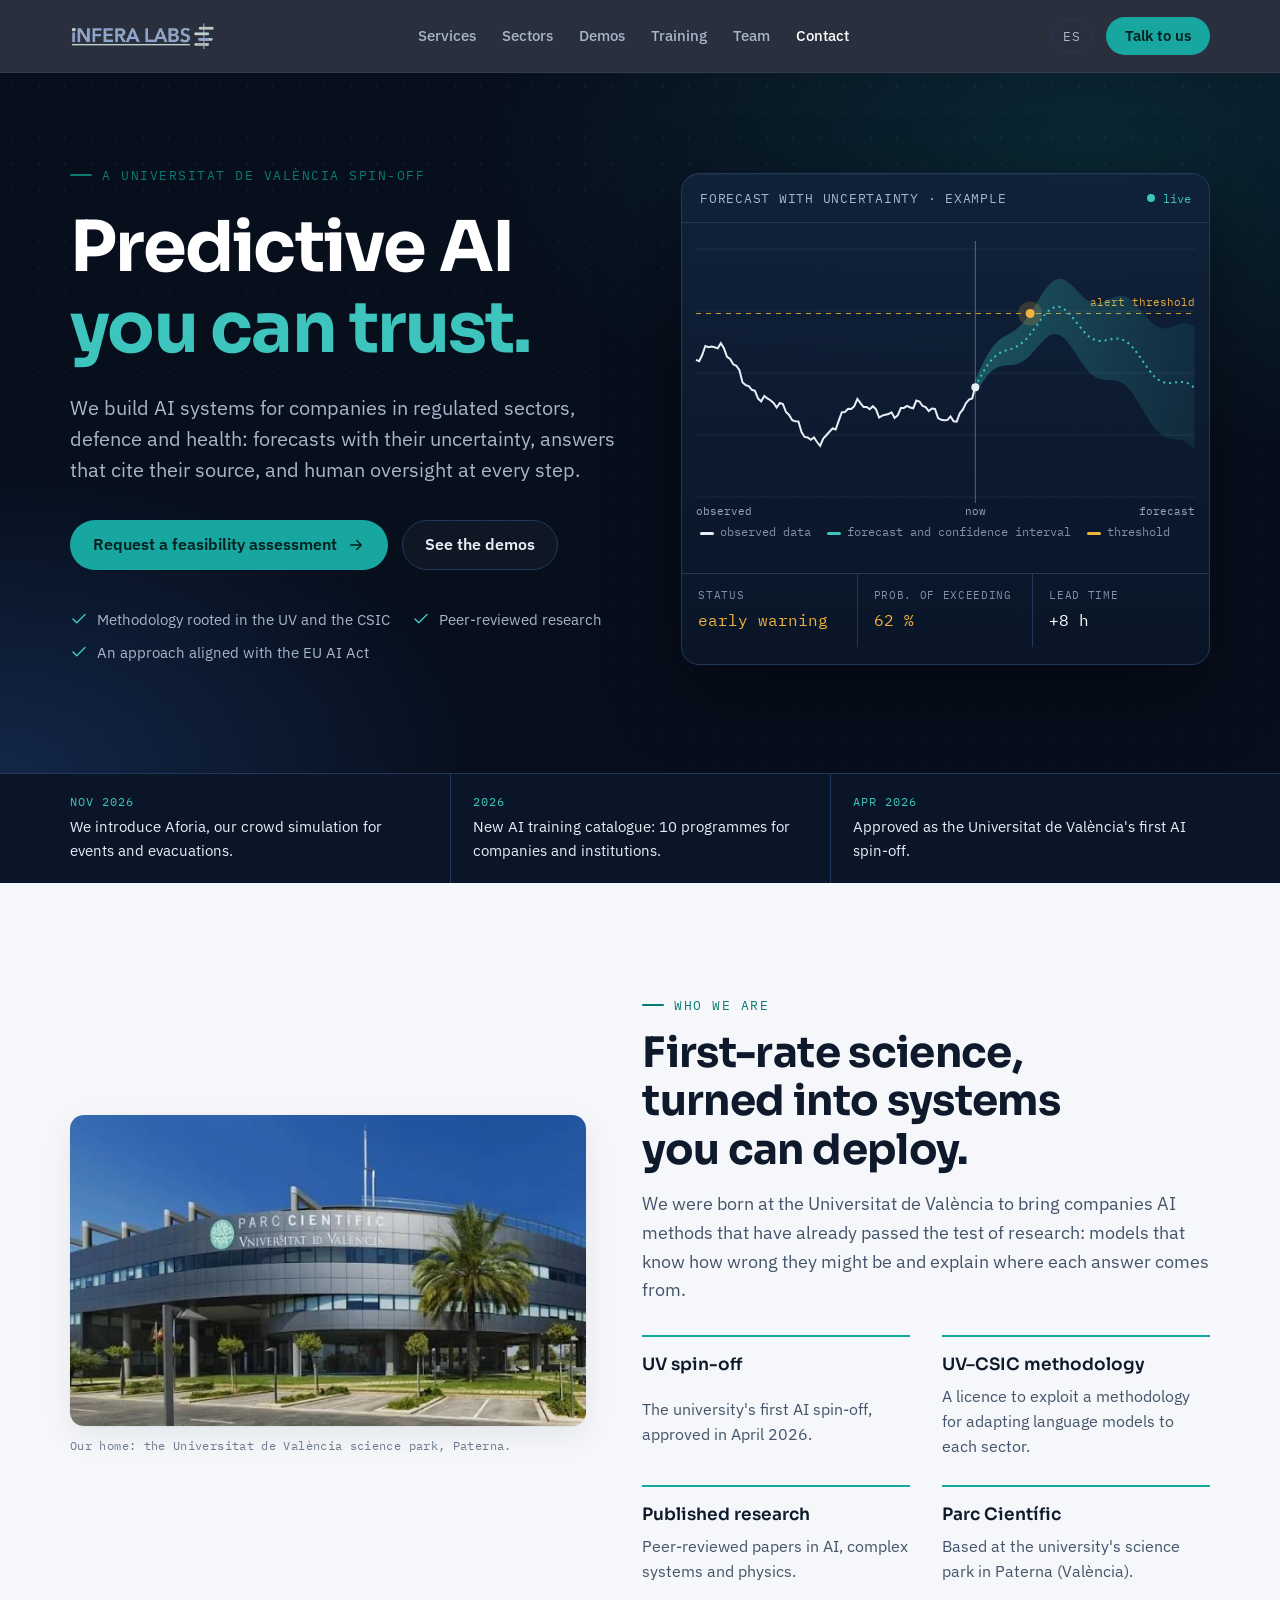
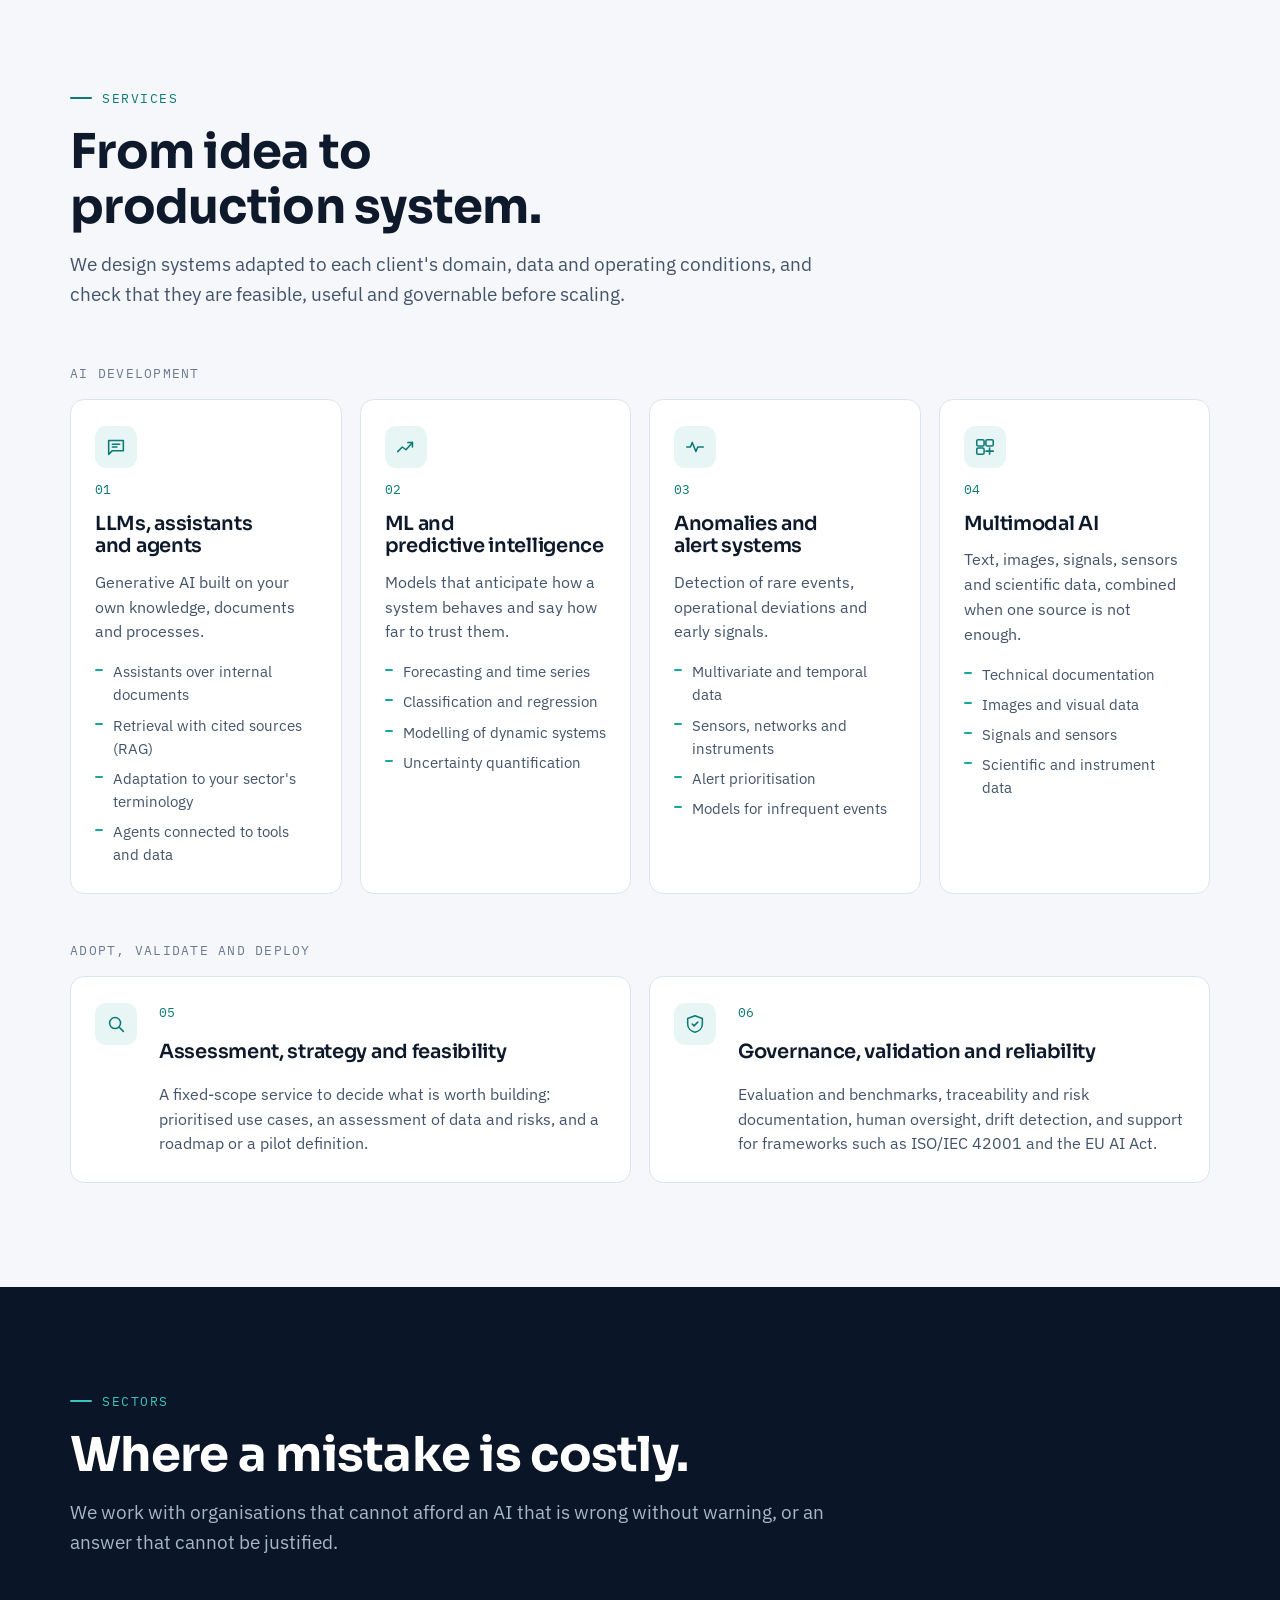
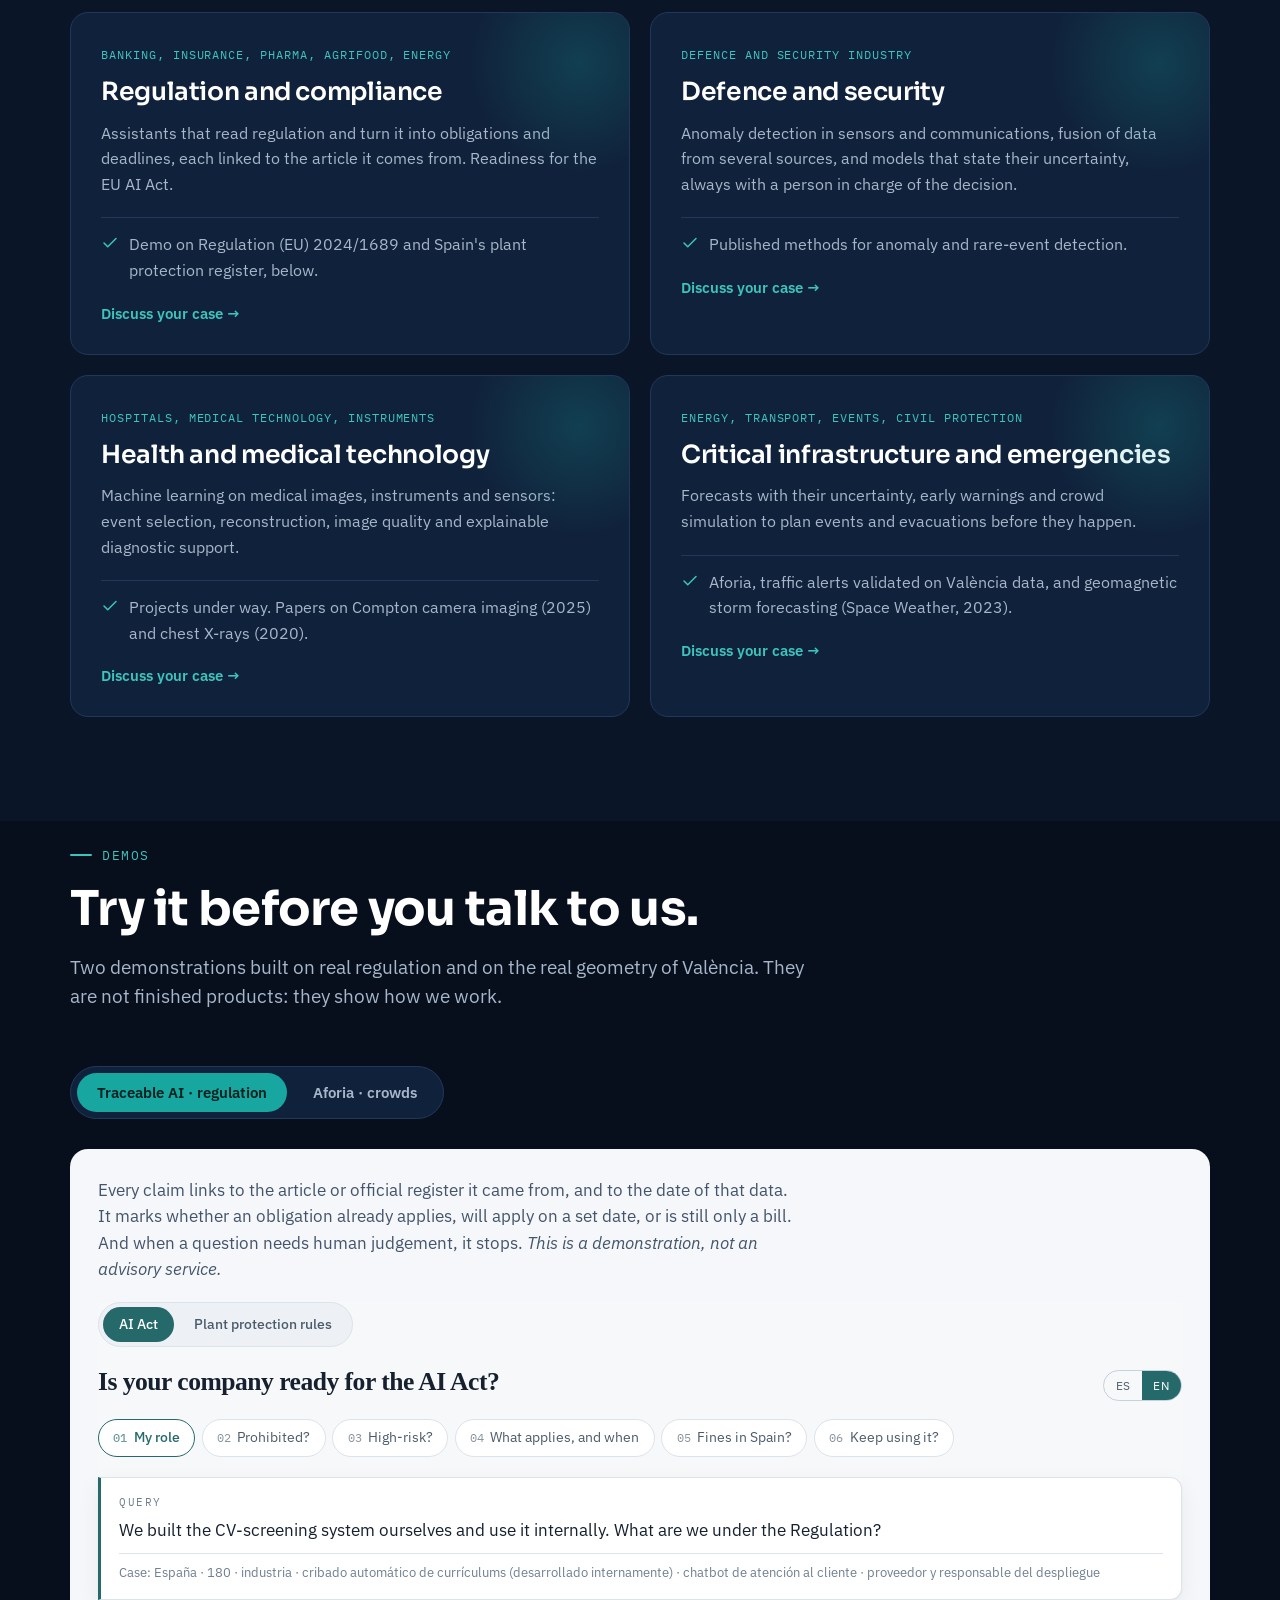
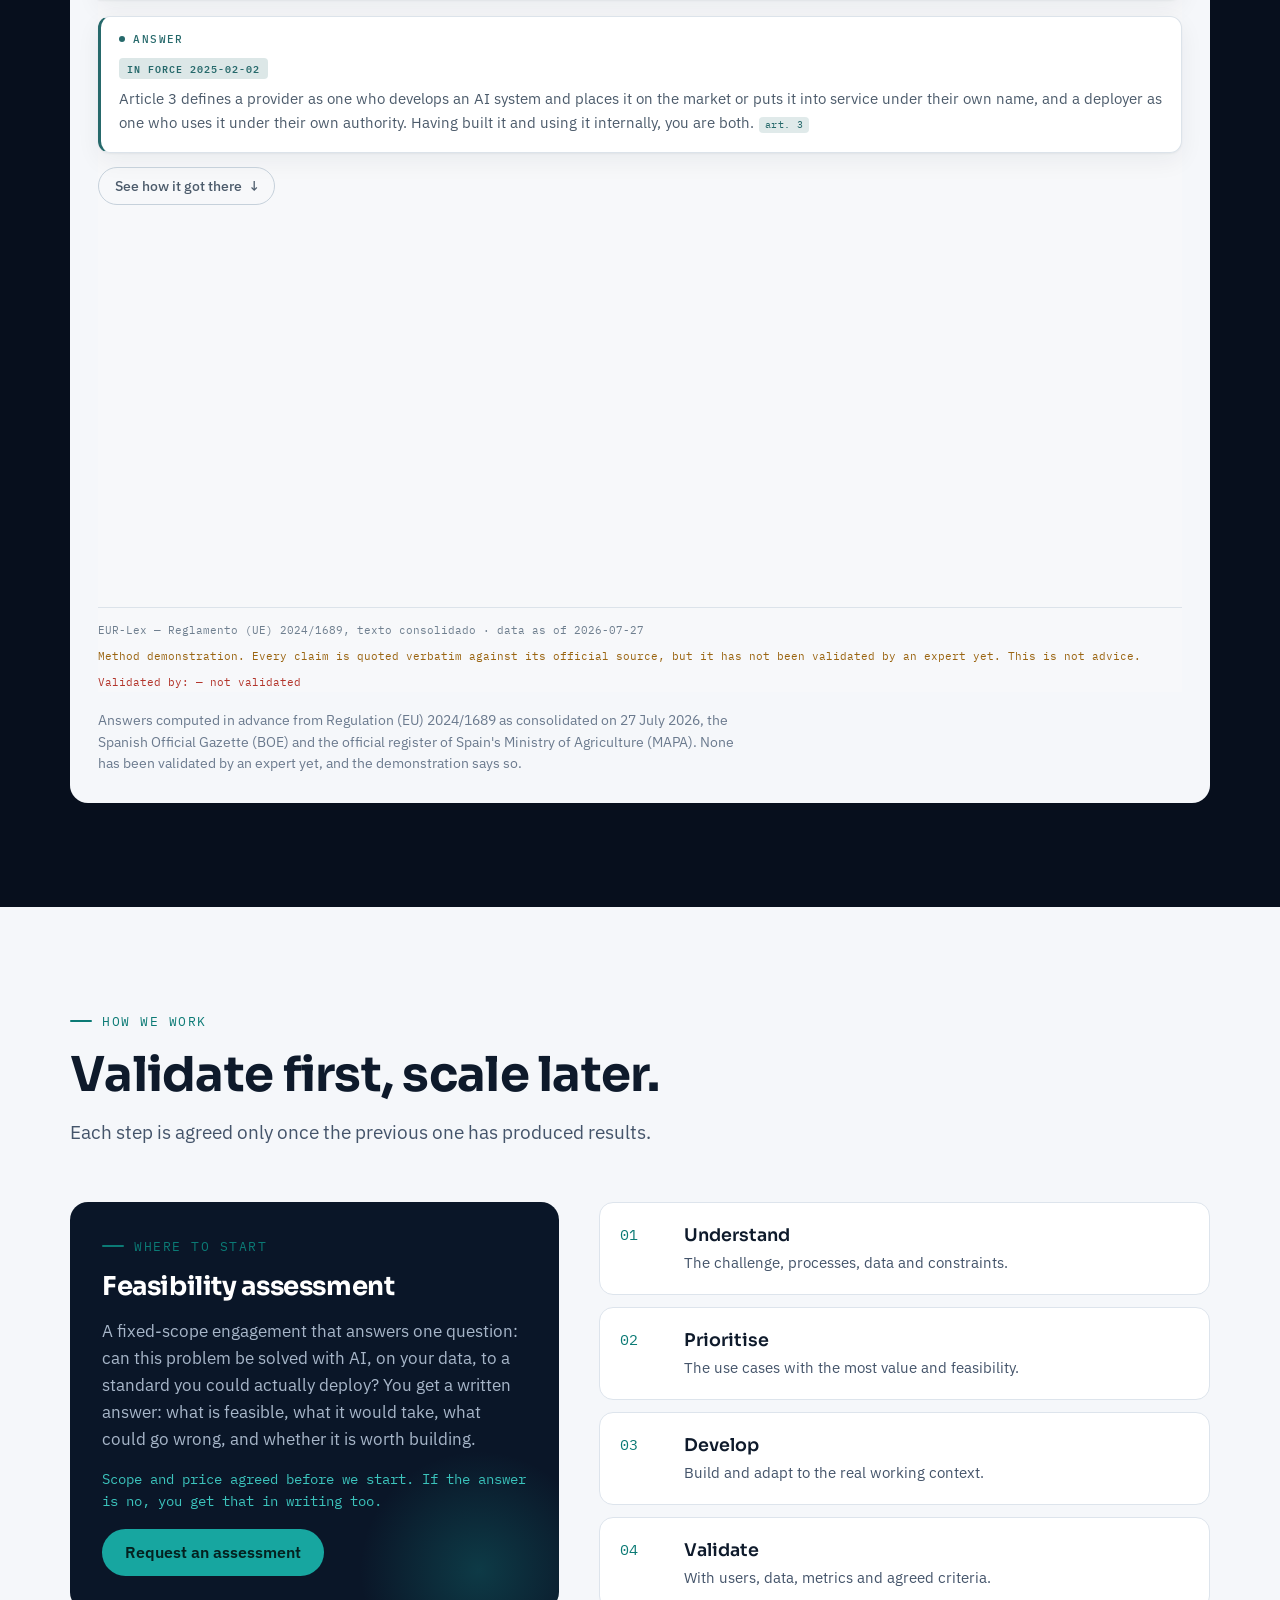
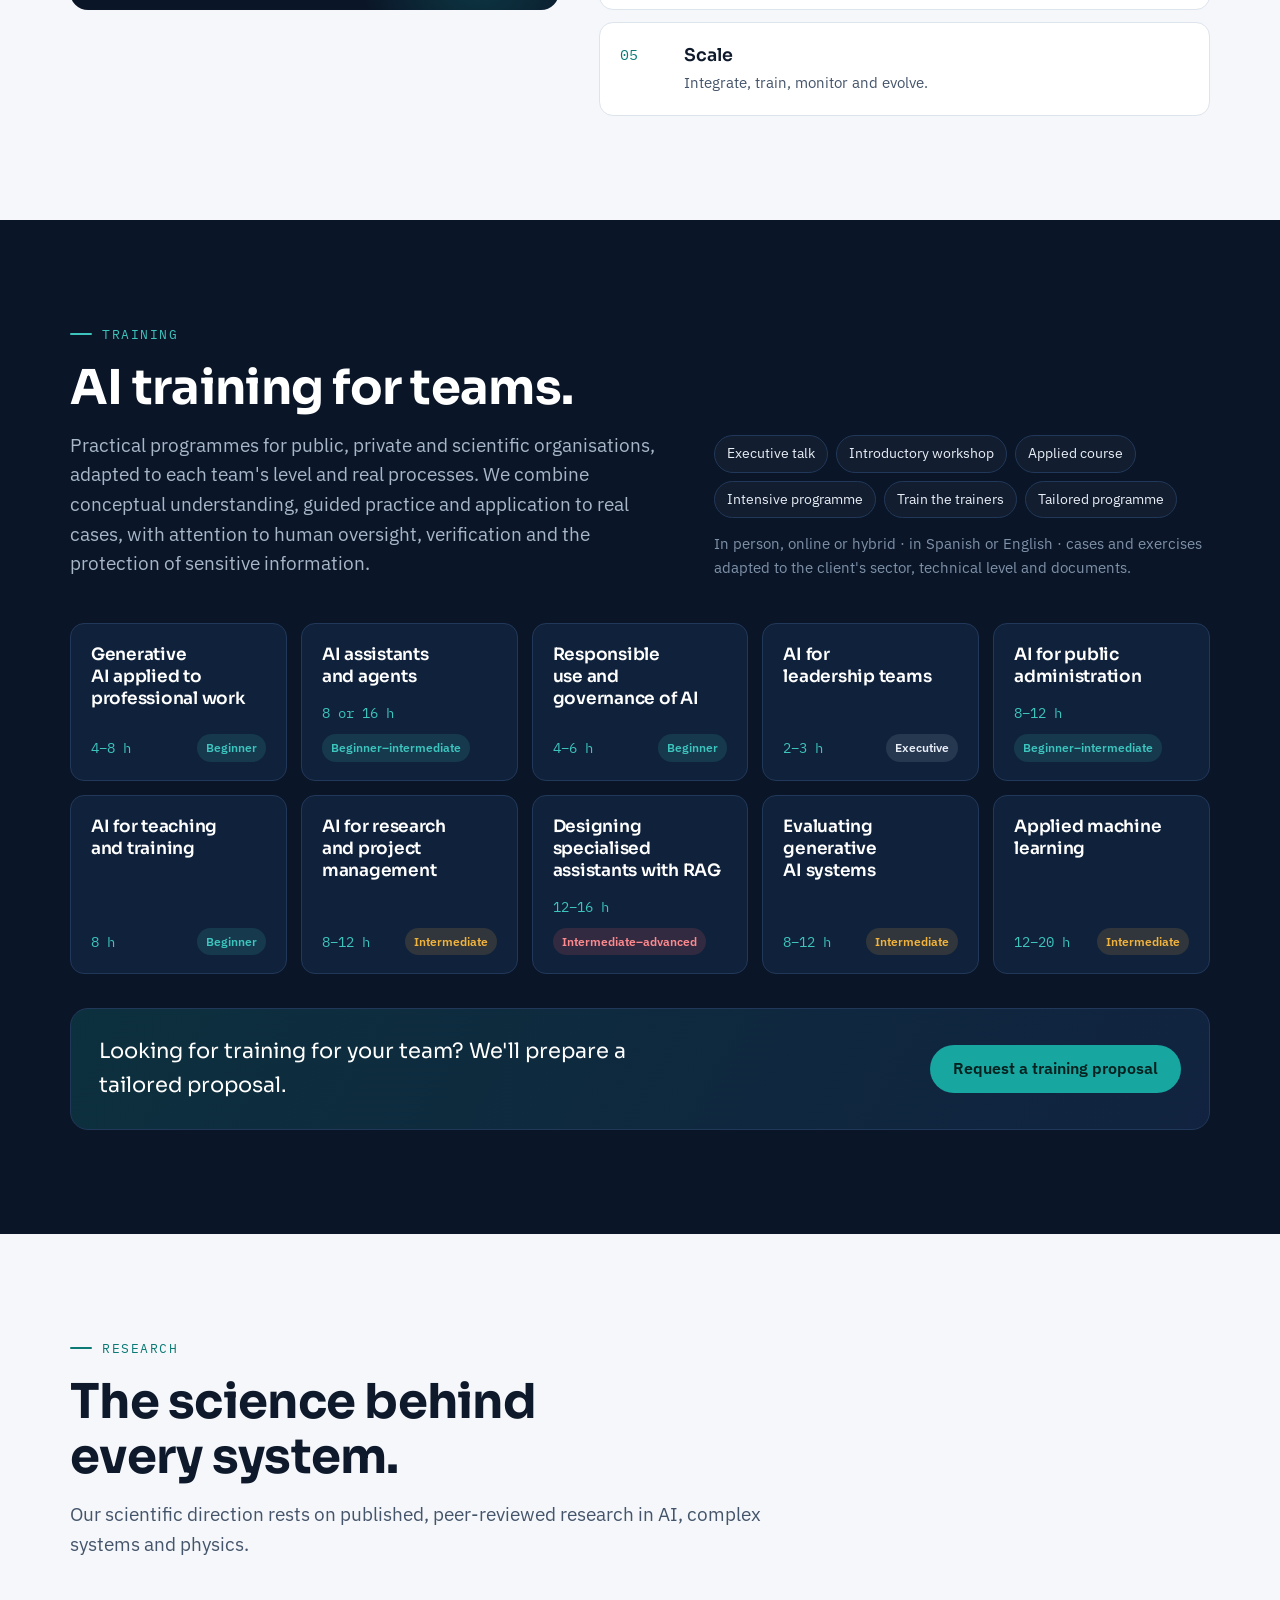
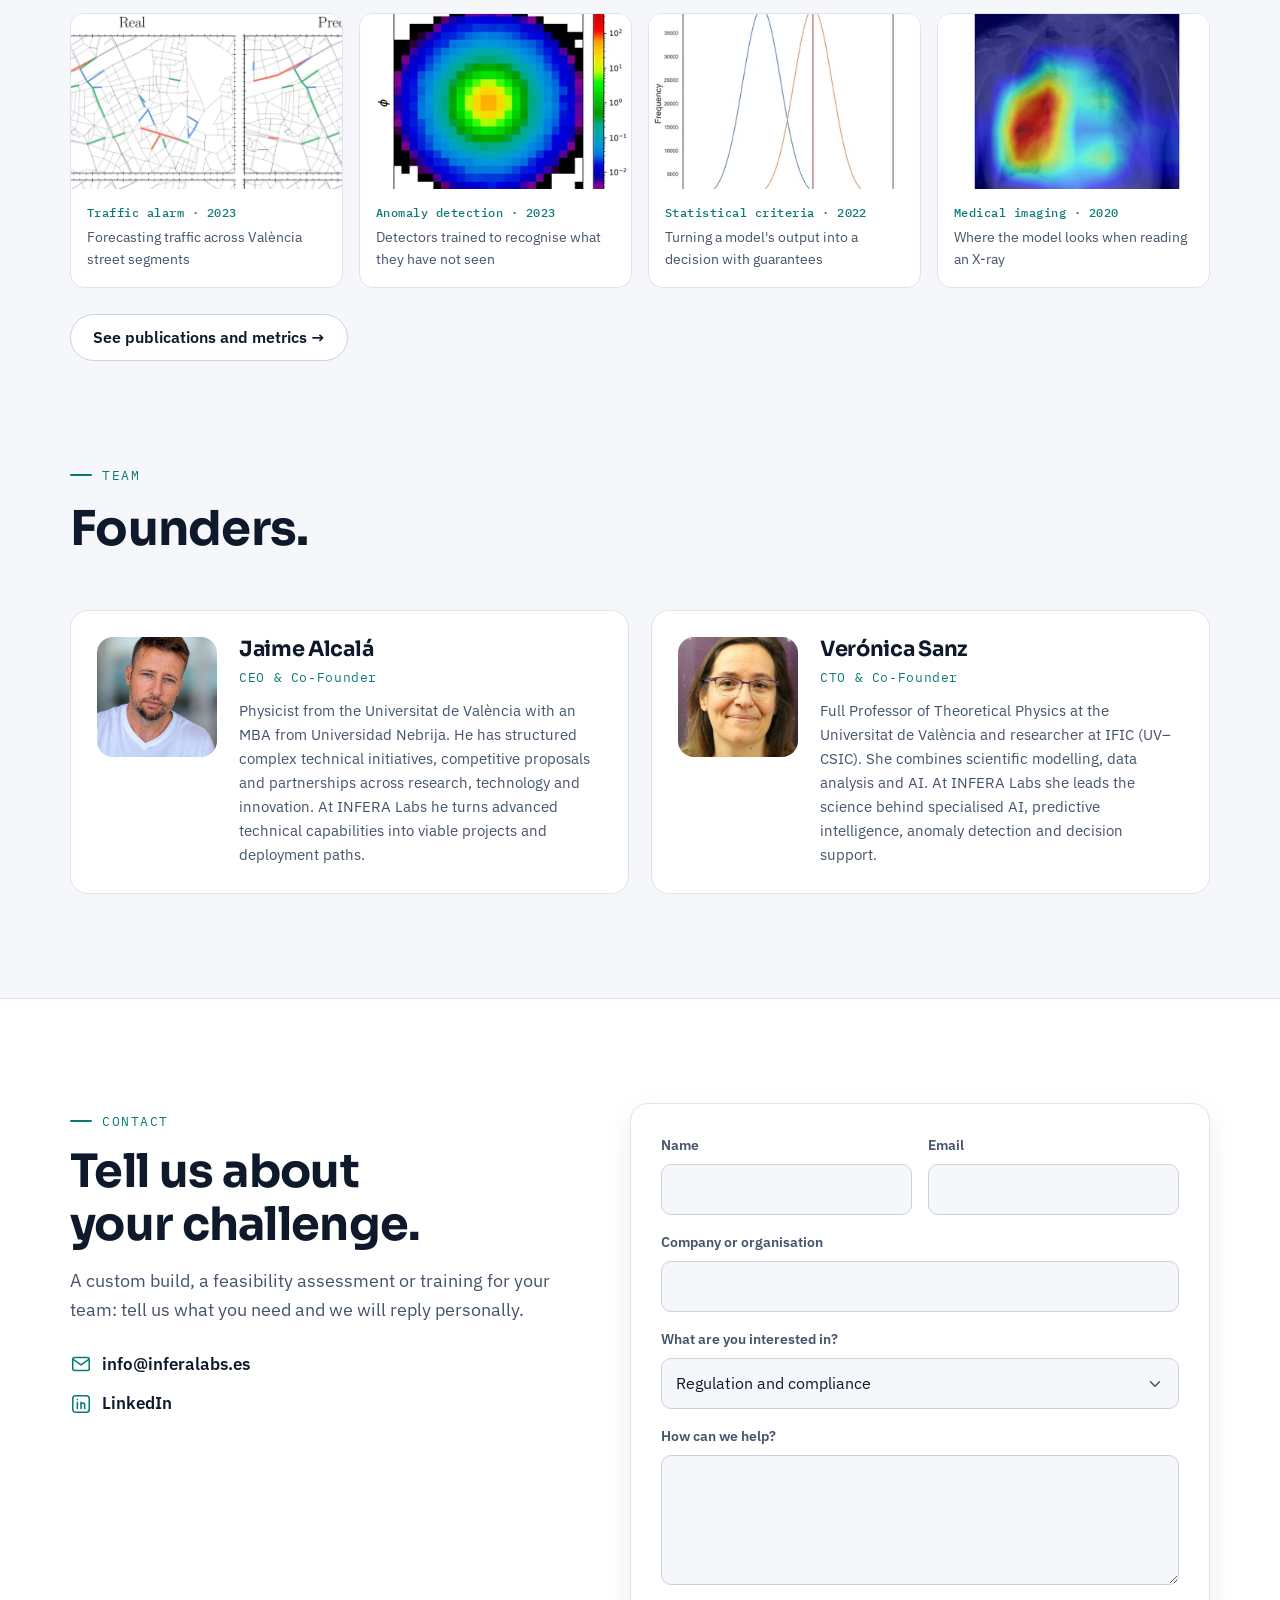
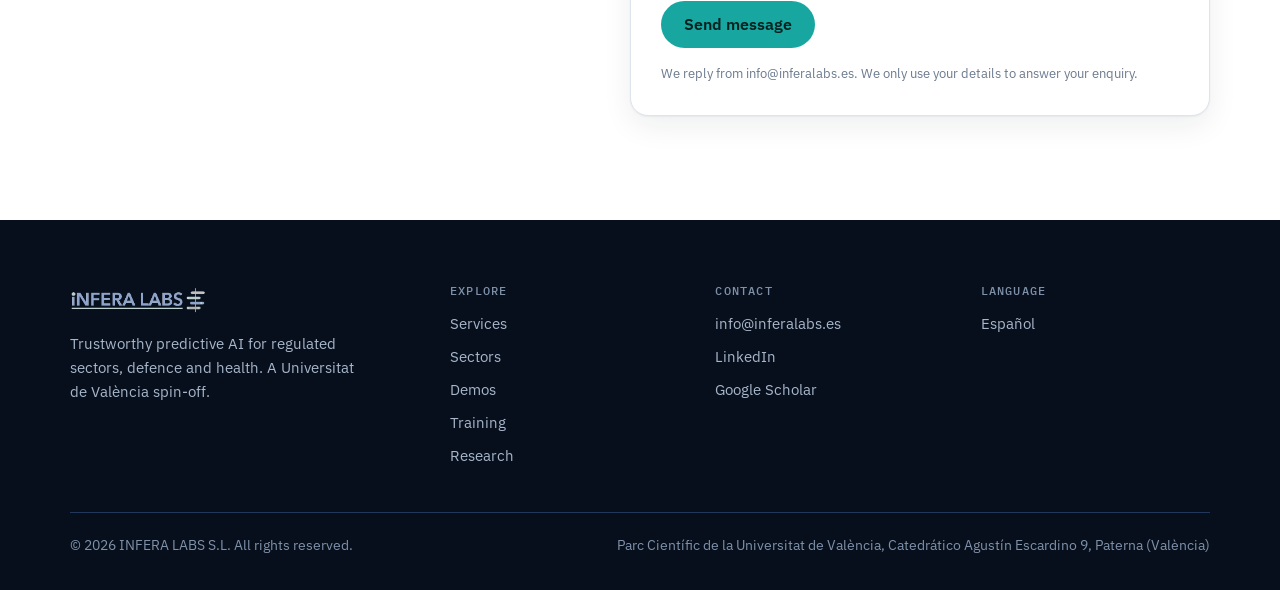
<file: en/index.html>
<!doctype html>
<html lang="en">
<head>
<meta charset="utf-8">
<meta name="viewport" content="width=device-width, initial-scale=1, viewport-fit=cover">
<script>document.documentElement.className+=" js";</script>
<title>INFERA Labs — Trustworthy predictive AI for regulated sectors</title>
<meta name="description" content="INFERA Labs, a Universitat de València spin-off, builds predictive and generative AI for companies in regulated sectors, defence and health: forecasts with their uncertainty, answers with their source and human oversight. AI training for teams.">
<link rel="canonical" href="https://inferalabs.es/en/">
<link rel="alternate" hreflang="es" href="https://inferalabs.es/">
<link rel="alternate" hreflang="en" href="https://inferalabs.es/en/">
<link rel="alternate" hreflang="x-default" href="https://inferalabs.es/">
<meta property="og:type" content="website">
<meta property="og:site_name" content="INFERA Labs">
<meta property="og:locale" content="en_GB">
<meta property="og:locale:alternate" content="es_ES">
<meta property="og:title" content="INFERA Labs — Predictive AI you can trust">
<meta property="og:description" content="Predictive and generative AI for regulated sectors, defence and health, with its uncertainty, its source and human oversight.">
<meta property="og:url" content="https://inferalabs.es/en/">
<meta property="og:image" content="https://inferalabs.es/assets/img/og-en.png">
<meta name="twitter:card" content="summary_large_image">
<meta name="theme-color" content="#070f1d">
<link rel="icon" href="../assets/img/icon-192.png" sizes="any" type="image/png">
<link rel="apple-touch-icon" href="../assets/img/apple-touch-icon.png">
<link rel="manifest" href="../site.webmanifest">
<link rel="preconnect" href="https://fonts.googleapis.com">
<link rel="preconnect" href="https://fonts.gstatic.com" crossorigin>
<link rel="stylesheet" href="https://fonts.googleapis.com/css2?family=IBM+Plex+Mono:wght@400;500&family=IBM+Plex+Sans:wght@400;500;600&family=Sora:wght@500;600;700&display=swap">
<link rel="stylesheet" href="../assets/css/v2.css">
<link rel="stylesheet" href="../assets/css/demo.css">
<script src="../assets/js/demo.js" defer></script>
<script src="../assets/js/site.js" defer></script>
<script src="../assets/js/v2.js" defer></script>
<script>window.addEventListener("DOMContentLoaded",function(){InferaDemo.mount("#infera-demo",{base:"../assets/demo/",lang:"en",verticals:[{"id":"ai-act","label":{"es":"Reglamento de IA","en":"AI Act"},"question":{"es":"¿Está tu empresa lista para el Reglamento de IA?","en":"Is your company ready for the AI Act?"},"scenarios":["rol-proveedor-o-responsable","practicas-prohibidas","es-alto-riesgo","que-aplica-y-cuando","me-pueden-multar-en-espana","deberiamos-seguir-usandolo"]},{"id":"agri","label":{"es":"Normativa fitosanitaria","en":"Plant protection rules"},"question":{"es":"¿Qué normativa me aplica en mi explotación?","en":"Which rules apply to my holding?"},"scenarios":["cotonet-authorised-products","safety-interval-before-harvest","buffer-zone-watercourse","field-logbook-obligations","organic-conversion-conflict","resistance-strategy"]}]});});</script>
<script type="application/ld+json">
{
  "@context": "https://schema.org",
  "@type": "Organization",
  "name": "INFERA Labs",
  "legalName": "INFERA LABS S.L.",
  "url": "https://inferalabs.es",
  "logo": "https://inferalabs.es/assets/img/logo.png",
  "email": "info@inferalabs.es",
  "foundingDate": "2026-04-16",
  "description": "Predictive and generative AI for companies in regulated sectors, defence and health, and AI training for teams.",
  "sameAs": ["https://www.linkedin.com/company/infera-labs-s-l/"],
  "address": {"@type": "PostalAddress", "addressCountry": "ES", "addressLocality": "Paterna", "addressRegion": "València", "streetAddress": "Parc Científic de la Universitat de València, Catedrático Agustín Escardino 9"},
  "parentOrganization": {"@type": "CollegeOrUniversity", "name": "Universitat de València", "url": "https://www.uv.es"},
  "founder": [{"@type": "Person", "name": "Jaime Alcalá", "jobTitle": "CEO & Co-Founder"}, {"@type": "Person", "name": "Verónica Sanz", "jobTitle": "CTO & Co-Founder"}]
}
</script>
</head>
<body>
<a class="skip" href="#main">Skip to content</a>

<header class="site-header">
  <div class="wrap header-inner">
    <a class="brand" href="index.html" aria-label="INFERA Labs, home">
      <img src="../assets/img/logo-dark.png" alt="INFERA Labs" width="982" height="231">
    </a>
    <nav class="site-nav" id="primary-nav" aria-label="Main">
      <a href="#services">Services</a>
      <a href="#sectors">Sectors</a>
      <a href="#demos">Demos</a>
      <a href="#training">Training</a>
      <a href="#team">Team</a>
      <a href="#contact">Contact</a>
    </nav>
    <div class="header-actions">
      <a class="lang" href="../index.html" lang="es" hreflang="es" aria-label="Ver en español">ES</a>
      <a class="btn btn-primary header-cta" href="#contact">Talk to us</a>
      <button class="nav-toggle" type="button" aria-expanded="false" aria-controls="primary-nav" aria-label="Open menu">
        <svg viewBox="0 0 24 24" fill="none" stroke="currentColor" stroke-width="1.8" stroke-linecap="round" aria-hidden="true"><path d="M4 7h16M4 12h16M4 17h16"/></svg>
      </button>
    </div>
  </div>
</header>

<main id="main">

  <section class="hero">
    <div class="wrap hero-grid">
      <div>
        <span class="eyebrow">A Universitat de València spin-off</span>
        <h1>Predictive AI <em>you can trust.</em></h1>
        <p class="lead">We build AI systems for companies in regulated sectors, defence and health: forecasts with their uncertainty, answers that cite their source, and human oversight at every step.</p>
        <div class="hero-ctas">
          <a class="btn btn-primary" href="#how-we-work">Request a feasibility assessment
            <svg viewBox="0 0 24 24" fill="none" stroke="currentColor" stroke-width="2" stroke-linecap="round" stroke-linejoin="round" aria-hidden="true"><path d="M5 12h14M13 6l6 6-6 6"/></svg></a>
          <a class="btn btn-ghost" href="#demos">See the demos</a>
        </div>
        <ul class="hero-proof">
          <li><svg viewBox="0 0 24 24" fill="none" stroke="currentColor" stroke-width="2" stroke-linecap="round" stroke-linejoin="round" aria-hidden="true"><path d="M20 6 9 17l-5-5"/></svg>Methodology rooted in the UV and the CSIC</li>
          <li><svg viewBox="0 0 24 24" fill="none" stroke="currentColor" stroke-width="2" stroke-linecap="round" stroke-linejoin="round" aria-hidden="true"><path d="M20 6 9 17l-5-5"/></svg>Peer-reviewed research</li>
          <li><svg viewBox="0 0 24 24" fill="none" stroke="currentColor" stroke-width="2" stroke-linecap="round" stroke-linejoin="round" aria-hidden="true"><path d="M20 6 9 17l-5-5"/></svg>An approach aligned with the EU AI Act</li>
        </ul>
      </div>

      <figure class="panel" aria-label="Illustrative example of a forecast with its uncertainty band and an early warning">
        <div class="panel-head">
          <span class="panel-title">Forecast with uncertainty · example</span>
          <span class="live">live</span>
        </div>
        <canvas id="forecast" data-l-obs="observed" data-l-fc="forecast" data-l-now="now" data-l-thr="alert threshold" data-l-ok="normal" data-l-alert="early warning"></canvas>
        <div class="legend-line">
          <span><i style="background:#e8eef6"></i>observed data</span>
          <span><i style="background:#3cc4bd"></i>forecast and confidence interval</span>
          <span><i style="background:#f2b33d"></i>threshold</span>
        </div>
        <dl class="panel-foot">
          <div><dt>Status</dt><dd id="fc-state">normal</dd></div>
          <div><dt>Prob. of exceeding</dt><dd id="fc-prob">0 %</dd></div>
          <div><dt>Lead time</dt><dd id="fc-lead">—</dd></div>
        </dl>
      </figure>
    </div>
  </section>

  <section class="activity" aria-label="Recent activity">
    <div class="wrap">
      <ol>
        <li><time datetime="2026-11">Nov 2026</time><span>We introduce Aforia, our crowd simulation for events and evacuations.</span></li>
        <li><time datetime="2026">2026</time><span>New AI training catalogue: 10 programmes for companies and institutions.</span></li>
        <li><time datetime="2026-04">Apr 2026</time><span>Approved as the Universitat de València's first AI spin-off.</span></li>
      </ol>
    </div>
  </section>

  <section class="section">
    <div class="wrap backing">
      <figure class="reveal">
        <img src="../assets/img/parc-cientific.webp" width="576" height="347" alt="The Parc Científic building of the Universitat de València, in Paterna" loading="lazy">
        <figcaption>Our home: the Universitat de València science park, Paterna.</figcaption>
      </figure>
      <div class="reveal" data-delay="80">
        <span class="eyebrow">Who we are</span>
        <h2 style="font-size:clamp(30px,3.6vw,42px);margin-top:14px">First-rate science, turned into systems you can deploy.</h2>
        <p style="margin-top:16px;color:var(--ink-2);font-size:18px">We were born at the Universitat de València to bring companies AI methods that have already passed the test of research: models that know how wrong they might be and explain where each answer comes from.</p>
        <div class="facts">
          <div class="fact"><b>UV spin-off</b><span>The university's first AI spin-off, approved in April 2026.</span></div>
          <div class="fact"><b>UV–CSIC methodology</b><span>A licence to exploit a methodology for adapting language models to each sector.</span></div>
          <div class="fact"><b>Published research</b><span>Peer-reviewed papers in AI, complex systems and physics.</span></div>
          <div class="fact"><b>Parc Científic</b><span>Based at the university's science park in Paterna (València).</span></div>
        </div>
      </div>
    </div>
  </section>

  <section class="section" id="services" style="padding-top:0">
    <div class="wrap">
      <div class="section-head reveal">
        <span class="eyebrow">Services</span>
        <h2>From idea to production system.</h2>
        <p>We design systems adapted to each client's domain, data and operating conditions, and check that they are feasible, useful and governable before scaling.</p>
      </div>

      <div class="svc-group">
        <p class="svc-label">AI development</p>
        <div class="svc-grid">
          <article class="card reveal">
            <div class="icon"><svg viewBox="0 0 24 24" fill="none" stroke="currentColor" stroke-width="1.7" stroke-linecap="round" stroke-linejoin="round" aria-hidden="true"><path d="M4 5h16v11H8l-4 4z"/><path d="M8 9h8M8 12h5"/></svg></div>
            <span class="num">01</span>
            <h3>LLMs, assistants and agents</h3>
            <p>Generative AI built on your own knowledge, documents and processes.</p>
            <ul><li>Assistants over internal documents</li><li>Retrieval with cited sources (RAG)</li><li>Adaptation to your sector's terminology</li><li>Agents connected to tools and data</li></ul>
          </article>
          <article class="card reveal" data-delay="60">
            <div class="icon"><svg viewBox="0 0 24 24" fill="none" stroke="currentColor" stroke-width="1.7" stroke-linecap="round" stroke-linejoin="round" aria-hidden="true"><path d="M3 17l5-5 4 3 7-8"/><path d="M14 7h5v5"/></svg></div>
            <span class="num">02</span>
            <h3>ML and predictive intelligence</h3>
            <p>Models that anticipate how a system behaves and say how far to trust them.</p>
            <ul><li>Forecasting and time series</li><li>Classification and regression</li><li>Modelling of dynamic systems</li><li>Uncertainty quantification</li></ul>
          </article>
          <article class="card reveal" data-delay="120">
            <div class="icon"><svg viewBox="0 0 24 24" fill="none" stroke="currentColor" stroke-width="1.7" stroke-linecap="round" stroke-linejoin="round" aria-hidden="true"><path d="M3 12h4l2-5 4 10 2-5h6"/></svg></div>
            <span class="num">03</span>
            <h3>Anomalies and alert systems</h3>
            <p>Detection of rare events, operational deviations and early signals.</p>
            <ul><li>Multivariate and temporal data</li><li>Sensors, networks and instruments</li><li>Alert prioritisation</li><li>Models for infrequent events</li></ul>
          </article>
          <article class="card reveal" data-delay="180">
            <div class="icon"><svg viewBox="0 0 24 24" fill="none" stroke="currentColor" stroke-width="1.7" stroke-linecap="round" stroke-linejoin="round" aria-hidden="true"><rect x="3" y="4" width="8" height="7" rx="1.5"/><rect x="13" y="4" width="8" height="7" rx="1.5"/><rect x="3" y="13" width="8" height="7" rx="1.5"/><path d="M13 16.5h8M17 13v7"/></svg></div>
            <span class="num">04</span>
            <h3>Multimodal AI</h3>
            <p>Text, images, signals, sensors and scientific data, combined when one source is not enough.</p>
            <ul><li>Technical documentation</li><li>Images and visual data</li><li>Signals and sensors</li><li>Scientific and instrument data</li></ul>
          </article>
        </div>
      </div>

      <div class="svc-group">
        <p class="svc-label">Adopt, validate and deploy</p>
        <div class="svc-grid two">
          <article class="card card-wide reveal">
            <div class="icon"><svg viewBox="0 0 24 24" fill="none" stroke="currentColor" stroke-width="1.7" stroke-linecap="round" stroke-linejoin="round" aria-hidden="true"><circle cx="11" cy="11" r="6"/><path d="m20 20-4.5-4.5"/></svg></div>
            <span class="num">05</span>
            <h3>Assessment, strategy and feasibility</h3>
            <p>A fixed-scope service to decide what is worth building: prioritised use cases, an assessment of data and risks, and a roadmap or a pilot definition.</p>
          </article>
          <article class="card card-wide reveal" data-delay="60">
            <div class="icon"><svg viewBox="0 0 24 24" fill="none" stroke="currentColor" stroke-width="1.7" stroke-linecap="round" stroke-linejoin="round" aria-hidden="true"><path d="M12 3l8 3v6c0 4.5-3.4 8-8 9-4.6-1-8-4.5-8-9V6z"/><path d="m9 12 2 2 4-4"/></svg></div>
            <span class="num">06</span>
            <h3>Governance, validation and reliability</h3>
            <p>Evaluation and benchmarks, traceability and risk documentation, human oversight, drift detection, and support for frameworks such as ISO/IEC 42001 and the EU AI Act.</p>
          </article>
        </div>
      </div>
    </div>
  </section>

  <section class="section dark" id="sectors">
    <div class="wrap">
      <div class="section-head reveal">
        <span class="eyebrow">Sectors</span>
        <h2>Where a mistake is costly.</h2>
        <p>We work with organisations that cannot afford an AI that is wrong without warning, or an answer that cannot be justified.</p>
      </div>
      <div class="sectors">
        <article class="sector reveal">
          <span class="tagline">Banking, insurance, pharma, agrifood, energy</span>
          <h3>Regulation and compliance</h3>
          <p>Assistants that read regulation and turn it into obligations and deadlines, each linked to the article it comes from. Readiness for the EU AI Act.</p>
          <p class="proof"><svg viewBox="0 0 24 24" fill="none" stroke="currentColor" stroke-width="2" stroke-linecap="round" stroke-linejoin="round" aria-hidden="true"><path d="M20 6 9 17l-5-5"/></svg>Demo on Regulation (EU) 2024/1689 and Spain's plant protection register, below.</p>
          <a class="more" href="?sector=regulated-compliance#contact">Discuss your case →</a>
        </article>
        <article class="sector reveal" data-delay="60">
          <span class="tagline">Defence and security industry</span>
          <h3>Defence and security</h3>
          <p>Anomaly detection in sensors and communications, fusion of data from several sources, and models that state their uncertainty, always with a person in charge of the decision.</p>
          <p class="proof"><svg viewBox="0 0 24 24" fill="none" stroke="currentColor" stroke-width="2" stroke-linecap="round" stroke-linejoin="round" aria-hidden="true"><path d="M20 6 9 17l-5-5"/></svg>Published methods for anomaly and rare-event detection.</p>
          <a class="more" href="?sector=defence-security#contact">Discuss your case →</a>
        </article>
        <article class="sector reveal">
          <span class="tagline">Hospitals, medical technology, instruments</span>
          <h3>Health and medical technology</h3>
          <p>Machine learning on medical images, instruments and sensors: event selection, reconstruction, image quality and explainable diagnostic support.</p>
          <p class="proof"><svg viewBox="0 0 24 24" fill="none" stroke="currentColor" stroke-width="2" stroke-linecap="round" stroke-linejoin="round" aria-hidden="true"><path d="M20 6 9 17l-5-5"/></svg>Projects under way. Papers on Compton camera imaging (2025) and chest X-rays (2020).</p>
          <a class="more" href="?sector=health-medtech#contact">Discuss your case →</a>
        </article>
        <article class="sector reveal" data-delay="60">
          <span class="tagline">Energy, transport, events, civil protection</span>
          <h3>Critical infrastructure and emergencies</h3>
          <p>Forecasts with their uncertainty, early warnings and crowd simulation to plan events and evacuations before they happen.</p>
          <p class="proof"><svg viewBox="0 0 24 24" fill="none" stroke="currentColor" stroke-width="2" stroke-linecap="round" stroke-linejoin="round" aria-hidden="true"><path d="M20 6 9 17l-5-5"/></svg>Aforia, traffic alerts validated on València data, and geomagnetic storm forecasting (Space Weather, 2023).</p>
          <a class="more" href="?sector=critical-infrastructure#contact">Discuss your case →</a>
        </article>
      </div>
    </div>
  </section>

  <section class="section dark" id="demos" style="padding-top:24px;background:var(--navy-950)">
    <div class="wrap">
      <div class="section-head reveal">
        <span class="eyebrow">Demos</span>
        <h2>Try it before you talk to us.</h2>
        <p>Two demonstrations built on real regulation and on the real geometry of València. They are not finished products: they show how we work.</p>
      </div>
      <div class="tabs" role="tablist" aria-label="Demonstrations">
        <button role="tab" id="tab-traza" aria-selected="true" aria-controls="panel-traza">Traceable AI · regulation</button>
        <button role="tab" id="tab-aforia" aria-selected="false" aria-controls="panel-aforia" tabindex="-1">Aforia · crowds</button>
      </div>

      <div class="tab-panel" id="panel-traza" role="tabpanel" aria-labelledby="tab-traza">
        <div class="demo-shell">
          <p class="demo-intro">Every claim links to the article or official register it came from, and to the date of that data. It marks whether an obligation already applies, will apply on a set date, or is still only a bill. And when a question needs human judgement, it stops. <em>This is a demonstration, not an advisory service.</em></p>
          <div id="infera-demo" data-theme="light"></div>
          <p class="demo-note">Answers computed in advance from Regulation (EU) 2024/1689 as consolidated on 27 July 2026, the Spanish Official Gazette (BOE) and the official register of Spain's Ministry of Agriculture (MAPA). None has been validated by an expert yet, and the demonstration says so.</p>
        </div>
      </div>

      <div class="tab-panel" id="panel-aforia" role="tabpanel" aria-labelledby="tab-aforia" hidden>
        <div class="aforia">
          <figure><img src="../assets/img/aforia-recinto.webp" width="1320" height="825" alt="Simulation of 10,000 people at a concert venue: red dots near the stage mark densities above 4 people per square metre" loading="lazy"></figure>
          <div>
            <img class="aforia-logo" src="../assets/img/aforia/aforia-logo-oscuro.svg" width="122" height="34" alt="Aforia">
            <h3><small>A product of INFERA Labs</small>See where the crowd will jam.</h3>
            <p>Aforia simulates every person on the real plan of a space and shows where dangerous crowding will form, how long it will take to clear, and which measures work: street closures, warnings to the public, front-of-stage pens or wider exits.</p>
            <div class="kpis">
              <div class="kpi"><b>3.5 min</b><span>faster to clear the square with an early warning</span></div>
              <div class="kpi"><b>7.6 min</b><span>to evacuate with wider exits (down from 20.7)</span></div>
              <div class="kpi"><b>25,000</b><span>people simulated in València's town hall square</span></div>
            </div>
            <div class="btns">
              <a class="btn btn-primary" href="../aforia/index.html">Mascletà in the town hall square</a>
              <a class="btn btn-ghost" href="../aforia/recinto.html">Concert venue</a>
            </div>
            <p class="sim-note">Figures from simulation, with a model not yet calibrated against real events. The demos are in Spanish.</p>
          </div>
        </div>
      </div>
    </div>
  </section>

  <section class="section" id="how-we-work">
    <div class="wrap">
      <div class="section-head reveal">
        <span class="eyebrow">How we work</span>
        <h2>Validate first, scale later.</h2>
        <p>Each step is agreed only once the previous one has produced results.</p>
      </div>
      <div class="how">
        <div class="offer reveal">
          <span class="eyebrow">Where to start</span>
          <h3>Feasibility assessment</h3>
          <p>A fixed-scope engagement that answers one question: can this problem be solved with AI, on your data, to a standard you could actually deploy? You get a written answer: what is feasible, what it would take, what could go wrong, and whether it is worth building.</p>
          <p class="promise">Scope and price agreed before we start. If the answer is no, you get that in writing too.</p>
          <a class="btn btn-primary" href="#contact" style="justify-self:start">Request an assessment</a>
        </div>
        <ol class="steps reveal" data-delay="80">
          <li><div><b>Understand</b><span>The challenge, processes, data and constraints.</span></div></li>
          <li><div><b>Prioritise</b><span>The use cases with the most value and feasibility.</span></div></li>
          <li><div><b>Develop</b><span>Build and adapt to the real working context.</span></div></li>
          <li><div><b>Validate</b><span>With users, data, metrics and agreed criteria.</span></div></li>
          <li><div><b>Scale</b><span>Integrate, train, monitor and evolve.</span></div></li>
        </ol>
      </div>
    </div>
  </section>

  <section class="section dark" id="training">
    <div class="wrap">
      <div class="training-top">
        <div class="section-head reveal">
          <span class="eyebrow">Training</span>
          <h2>AI training for teams.</h2>
          <p>Practical programmes for public, private and scientific organisations, adapted to each team's level and real processes. We combine conceptual understanding, guided practice and application to real cases, with attention to human oversight, verification and the protection of sensitive information.</p>
        </div>
        <div class="formats reveal" data-delay="80">
          <div class="chips">
            <span class="chip">Executive talk</span><span class="chip">Introductory workshop</span><span class="chip">Applied course</span>
            <span class="chip">Intensive programme</span><span class="chip">Train the trainers</span><span class="chip">Tailored programme</span>
          </div>
          <p>In person, online or hybrid · in Spanish or English · cases and exercises adapted to the client's sector, technical level and documents.</p>
        </div>
      </div>
      <div class="programs">
        <article class="program reveal"><h3>Generative AI applied to professional work</h3><div class="meta"><span class="dur">4–8 h</span><span class="level l1">Beginner</span></div></article>
        <article class="program reveal"><h3>AI assistants and agents</h3><div class="meta"><span class="dur">8 or 16 h</span><span class="level l1">Beginner–intermediate</span></div></article>
        <article class="program reveal"><h3>Responsible use and governance of AI</h3><div class="meta"><span class="dur">4–6 h</span><span class="level l1">Beginner</span></div></article>
        <article class="program reveal"><h3>AI for leadership teams</h3><div class="meta"><span class="dur">2–3 h</span><span class="level lx">Executive</span></div></article>
        <article class="program reveal"><h3>AI for public administration</h3><div class="meta"><span class="dur">8–12 h</span><span class="level l1">Beginner–intermediate</span></div></article>
        <article class="program reveal"><h3>AI for teaching and training</h3><div class="meta"><span class="dur">8 h</span><span class="level l1">Beginner</span></div></article>
        <article class="program reveal"><h3>AI for research and project management</h3><div class="meta"><span class="dur">8–12 h</span><span class="level l2">Intermediate</span></div></article>
        <article class="program reveal"><h3>Designing specialised assistants with RAG</h3><div class="meta"><span class="dur">12–16 h</span><span class="level l3">Intermediate–advanced</span></div></article>
        <article class="program reveal"><h3>Evaluating generative AI systems</h3><div class="meta"><span class="dur">8–12 h</span><span class="level l2">Intermediate</span></div></article>
        <article class="program reveal"><h3>Applied machine learning</h3><div class="meta"><span class="dur">12–20 h</span><span class="level l2">Intermediate</span></div></article>
      </div>
      <div class="training-cta reveal">
        <p>Looking for training for your team? We'll prepare a tailored proposal.</p>
        <a class="btn btn-primary" href="?sector=training#contact">Request a training proposal</a>
      </div>
    </div>
  </section>

  <section class="section" id="research">
    <div class="wrap">
      <div class="section-head reveal">
        <span class="eyebrow">Research</span>
        <h2>The science behind every system.</h2>
        <p>Our scientific direction rests on published, peer-reviewed research in AI, complex systems and physics.</p>
      </div>
      <div class="research-row">
        <figure class="paper reveal"><img src="../assets/img/research/fig-traffic.webp" width="559" height="360" alt="Maps of València street segments comparing measured and predicted traffic" loading="lazy"><figcaption><b>Traffic alarm · 2023</b>Forecasting traffic across València street segments</figcaption></figure>
        <figure class="paper reveal" data-delay="60"><img src="../assets/img/research/fig-anomaly.webp" width="559" height="360" alt="Averaged image used to train an anomaly detector" loading="lazy"><figcaption><b>Anomaly detection · 2023</b>Detectors trained to recognise what they have not seen</figcaption></figure>
        <figure class="paper reveal" data-delay="120"><img src="../assets/img/research/fig-statistics.webp" width="559" height="360" alt="Two overlapping distributions with a significance threshold" loading="lazy"><figcaption><b>Statistical criteria · 2022</b>Turning a model's output into a decision with guarantees</figcaption></figure>
        <figure class="paper reveal" data-delay="180"><img src="../assets/img/research/fig-xray.webp" width="559" height="360" alt="Chest X-ray with a heatmap over a pleural effusion" loading="lazy"><figcaption><b>Medical imaging · 2020</b>Where the model looks when reading an X-ray</figcaption></figure>
      </div>
      <p class="research-more"><a class="btn btn-outline" href="../research/">See publications and metrics →</a></p>
    </div>
  </section>

  <section class="section" id="team" style="padding-top:0">
    <div class="wrap">
      <div class="section-head reveal">
        <span class="eyebrow">Team</span>
        <h2>Founders.</h2>
      </div>
      <div class="team">
        <article class="person reveal">
          <picture><source srcset="../assets/img/jaime.webp" type="image/webp"><img src="../assets/img/jaime.jpg" width="240" height="240" alt="Portrait of Jaime Alcalá" loading="lazy"></picture>
          <div>
            <h3>Jaime Alcalá</h3>
            <span class="role">CEO &amp; Co-Founder</span>
            <p>Physicist from the Universitat de València with an MBA from Universidad Nebrija. He has structured complex technical initiatives, competitive proposals and partnerships across research, technology and innovation. At INFERA Labs he turns advanced technical capabilities into viable projects and deployment paths.</p>
          </div>
        </article>
        <article class="person reveal" data-delay="60">
          <picture><source srcset="../assets/img/veronica.webp" type="image/webp"><img src="../assets/img/veronica.jpg" width="240" height="240" alt="Portrait of Verónica Sanz" loading="lazy"></picture>
          <div>
            <h3>Verónica Sanz</h3>
            <span class="role">CTO &amp; Co-Founder</span>
            <p>Full Professor of Theoretical Physics at the Universitat de València and researcher at IFIC (UV–CSIC). She combines scientific modelling, data analysis and AI. At INFERA Labs she leads the science behind specialised AI, predictive intelligence, anomaly detection and decision support.</p>
          </div>
        </article>
      </div>
    </div>
  </section>

  <section class="section" id="contact" style="background:var(--surface);border-top:1px solid var(--line)">
    <div class="wrap contact-grid">
      <div class="reveal">
        <span class="eyebrow">Contact</span>
        <h2 style="font-size:clamp(32px,4vw,46px);margin-top:14px">Tell us about your challenge.</h2>
        <p style="margin-top:16px;color:var(--ink-2);font-size:18px">A custom build, a feasibility assessment or training for your team: tell us what you need and we will reply personally.</p>
        <div class="contact-direct">
          <a class="contact-link" href="mailto:info@inferalabs.es"><svg viewBox="0 0 24 24" fill="none" stroke="currentColor" stroke-width="1.7" stroke-linecap="round" stroke-linejoin="round" aria-hidden="true"><rect x="3" y="5" width="18" height="14" rx="2"/><path d="m3.5 7 8.5 6 8.5-6"/></svg>info@inferalabs.es</a>
          <a class="contact-link" href="https://www.linkedin.com/company/infera-labs-s-l/" rel="noopener"><svg viewBox="0 0 24 24" fill="none" stroke="currentColor" stroke-width="1.7" stroke-linecap="round" stroke-linejoin="round" aria-hidden="true"><rect x="3" y="3" width="18" height="18" rx="3"/><path d="M8 10v7M8 7v.01M12 17v-4a2 2 0 0 1 4 0v4M12 10v7"/></svg>LinkedIn</a>
        </div>
      </div>
      <form class="form reveal" id="contact-form" data-delay="80"
            data-endpoint=""
            data-mailto="info@inferalabs.es"
            data-msg-ok="Thank you: we have received your message and will reply shortly."
            data-msg-err="Something went wrong sending the form. Please write to us directly at info@inferalabs.es."
            data-msg-mail="Your email app will open with the message ready to send."
            data-msg-subject="Enquiry from inferalabs.es"
            data-label-email="Reply to">
        <div class="field-row">
          <div class="field"><label for="f-name">Name</label><input id="f-name" name="name" type="text" autocomplete="name" required data-label="Name"></div>
          <div class="field"><label for="f-email">Email</label><input id="f-email" name="email" type="email" autocomplete="email" required></div>
        </div>
        <div class="field"><label for="f-org">Company or organisation</label><input id="f-org" name="organisation" type="text" autocomplete="organization" data-label="Organisation"></div>
        <div class="field">
          <label for="f-sector">What are you interested in?</label>
          <select id="f-sector" name="sector" data-label="Interest">
            <option data-key="regulated-compliance">Regulation and compliance</option>
            <option data-key="defence-security">Defence and security</option>
            <option data-key="health-medtech">Health and medical technology</option>
            <option data-key="critical-infrastructure">Critical infrastructure and emergencies</option>
            <option data-key="aforia">Aforia: crowd simulation</option>
            <option data-key="training">AI training for teams</option>
            <option data-key="feasibility">Feasibility assessment</option>
            <option>Something else</option>
          </select>
        </div>
        <div class="field"><label for="f-msg">How can we help?</label><textarea id="f-msg" name="message" required data-label="Message"></textarea></div>
        <div class="hp" aria-hidden="true"><label>Leave this empty<input type="text" name="_gotcha" tabindex="-1" autocomplete="off"></label></div>
        <p class="form-status" role="status" aria-live="polite"></p>
        <button class="btn btn-primary" type="submit">Send message</button>
        <p class="form-note">We reply from info@inferalabs.es. We only use your details to answer your enquiry.</p>
      </form>
    </div>
  </section>

</main>

<footer class="site-footer">
  <div class="wrap">
    <div class="footer-grid">
      <div class="footer-brand">
        <img src="../assets/img/logo-dark.png" alt="INFERA Labs" width="982" height="231" loading="lazy">
        <p>Trustworthy predictive AI for regulated sectors, defence and health. A Universitat de València spin-off.</p>
      </div>
      <div class="footer-col">
        <h4>Explore</h4>
        <ul><li><a href="#services">Services</a></li><li><a href="#sectors">Sectors</a></li><li><a href="#demos">Demos</a></li><li><a href="#training">Training</a></li><li><a href="../research/">Research</a></li></ul>
      </div>
      <div class="footer-col">
        <h4>Contact</h4>
        <ul><li><a href="mailto:info@inferalabs.es">info@inferalabs.es</a></li><li><a href="https://www.linkedin.com/company/infera-labs-s-l/" rel="noopener">LinkedIn</a></li><li><a href="https://scholar.google.com/citations?user=n1PjQoYAAAAJ&amp;hl=en" rel="noopener">Google Scholar</a></li></ul>
      </div>
      <div class="footer-col">
        <h4>Language</h4>
        <ul><li><a href="../index.html" lang="es" hreflang="es">Español</a></li></ul>
      </div>
    </div>
    <div class="legal">
      <span>© 2026 INFERA LABS S.L. All rights reserved.</span>
      <span>Parc Científic de la Universitat de València, Catedrático Agustín Escardino 9, Paterna (València)</span>
    </div>
  </div>
</footer>
</body>
</html>
</file>
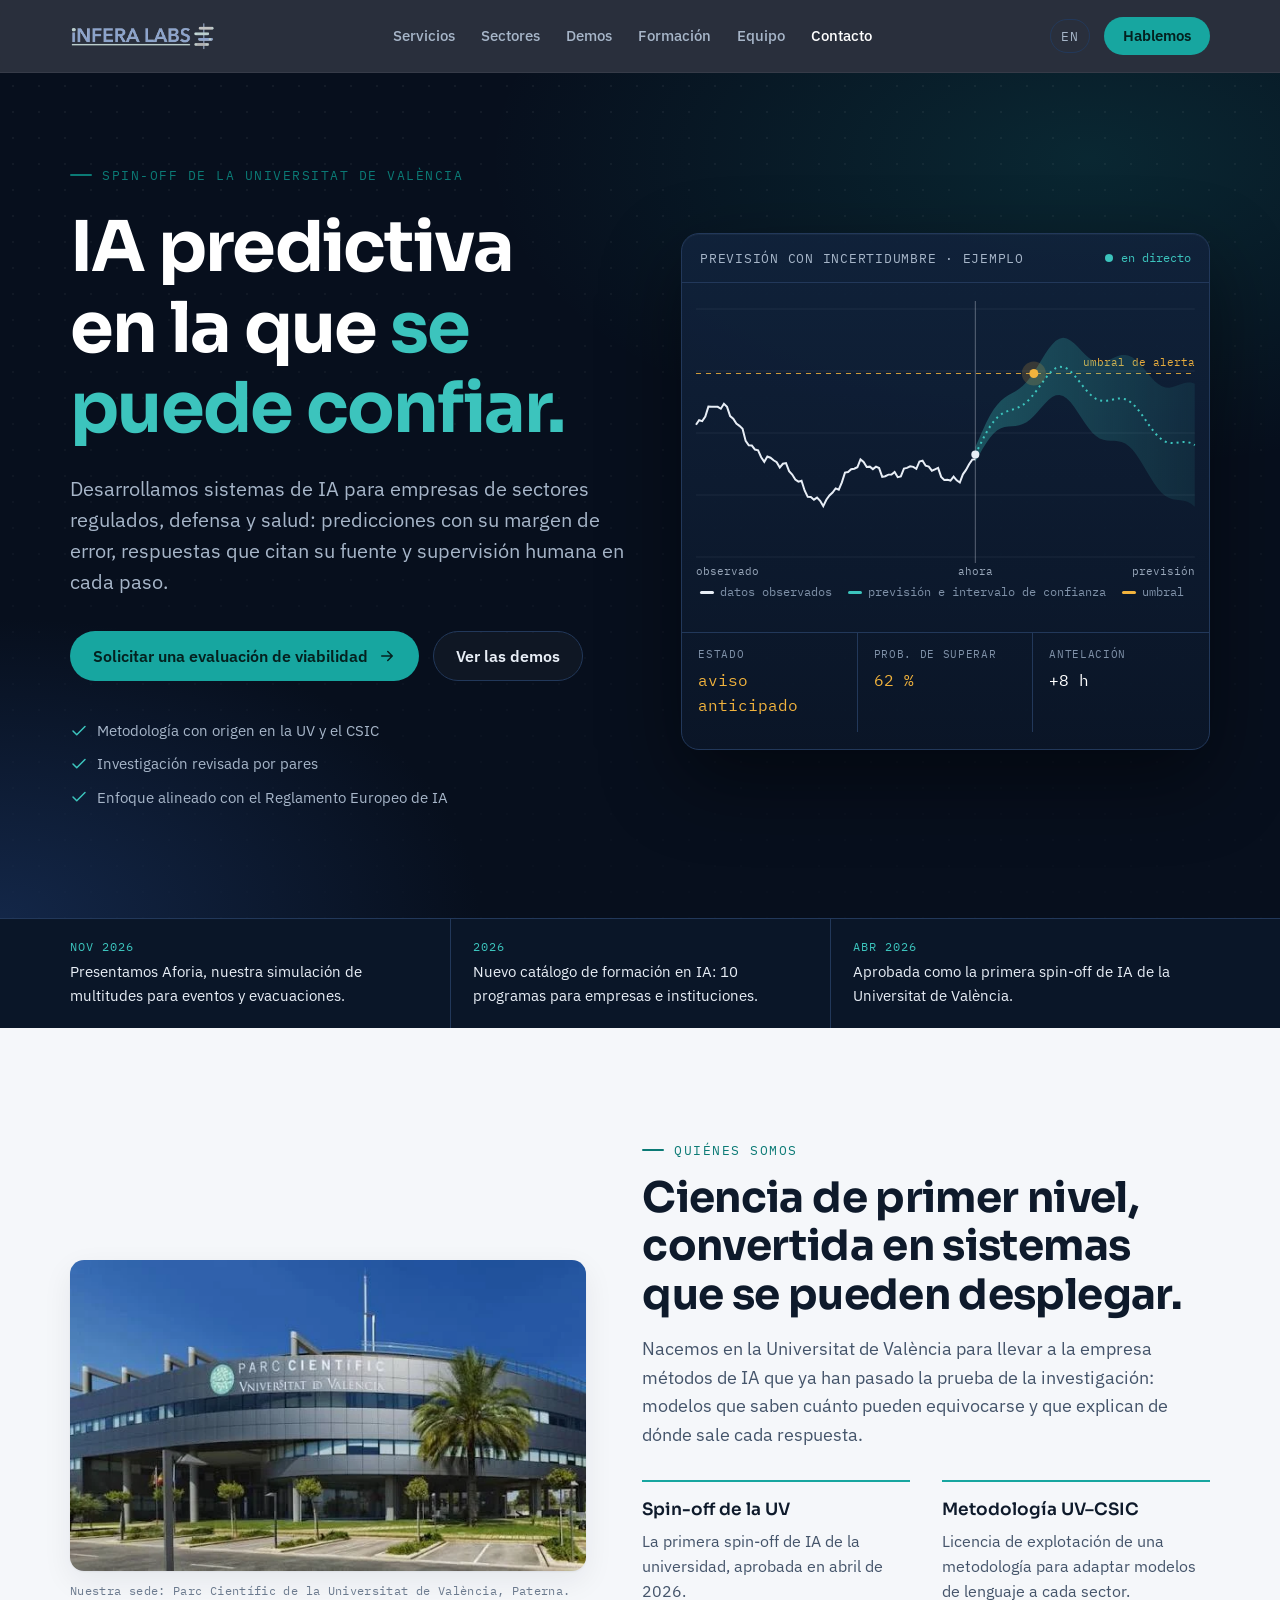
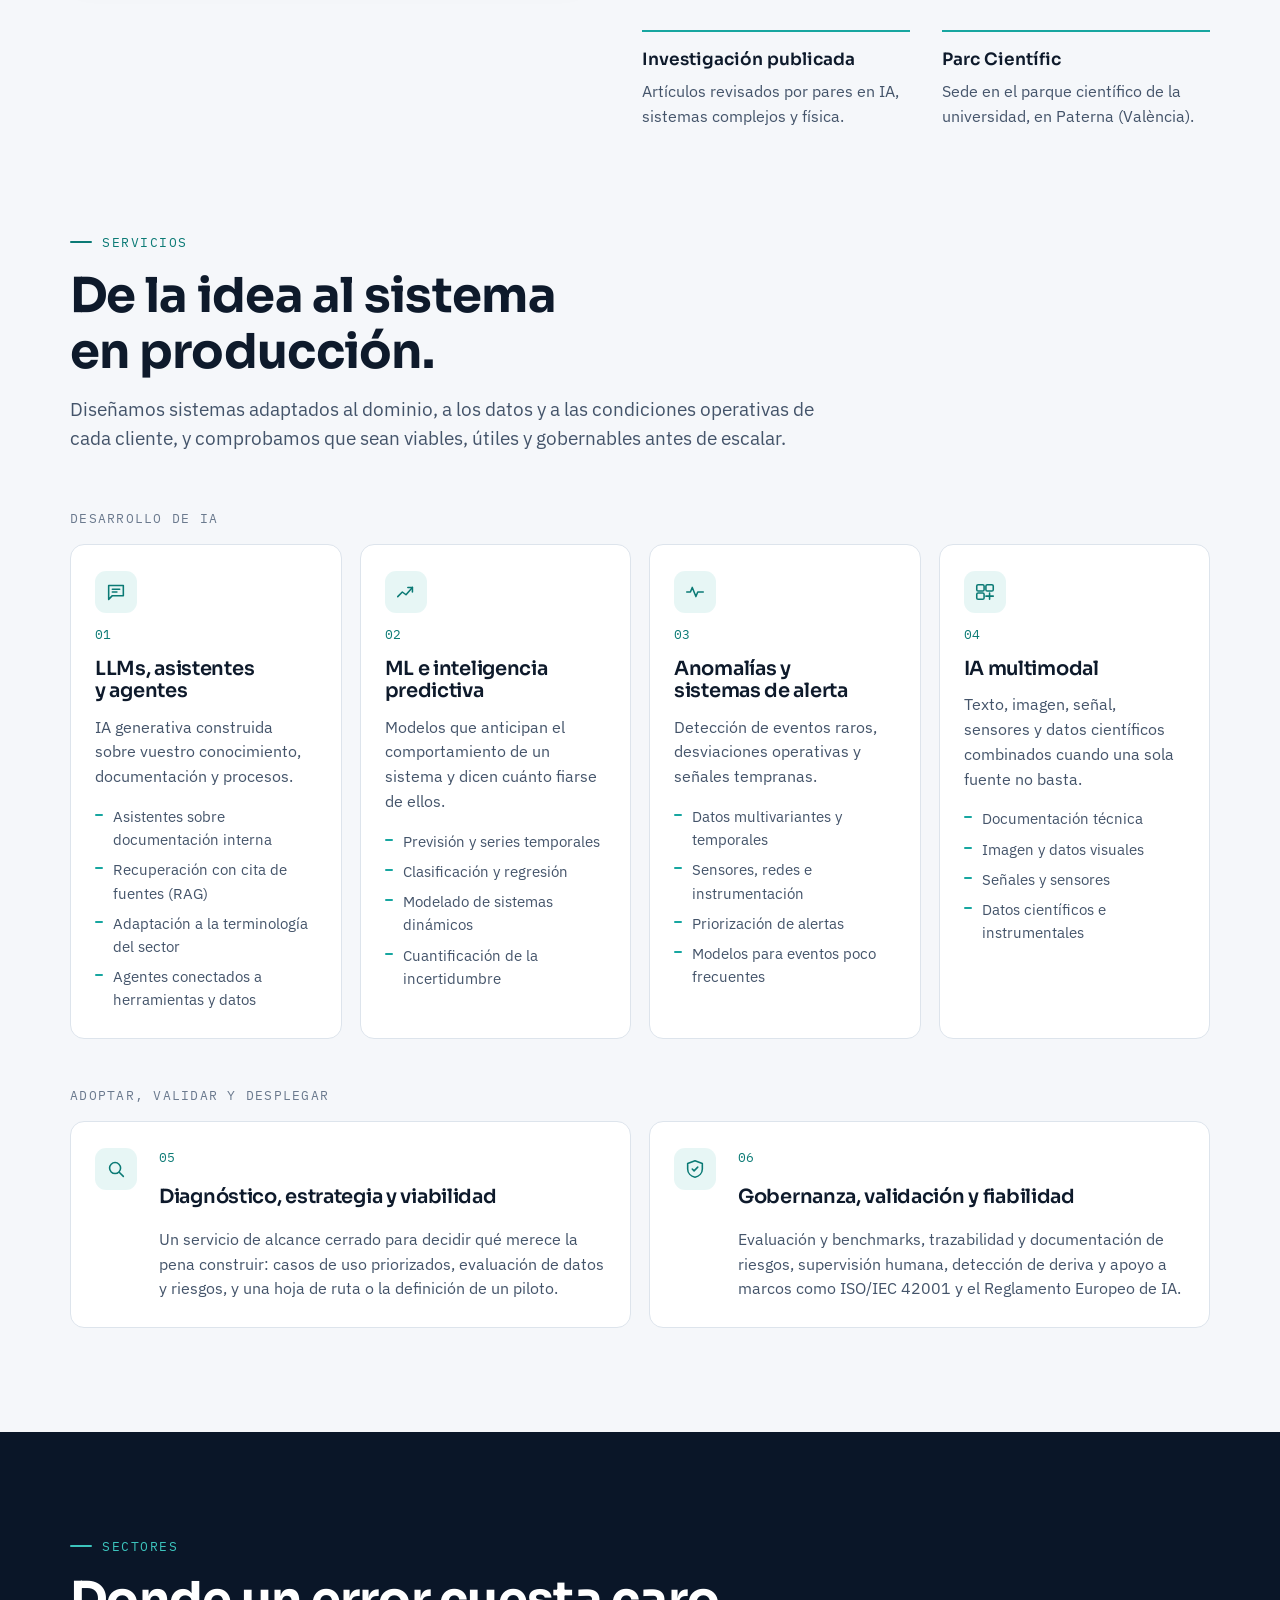
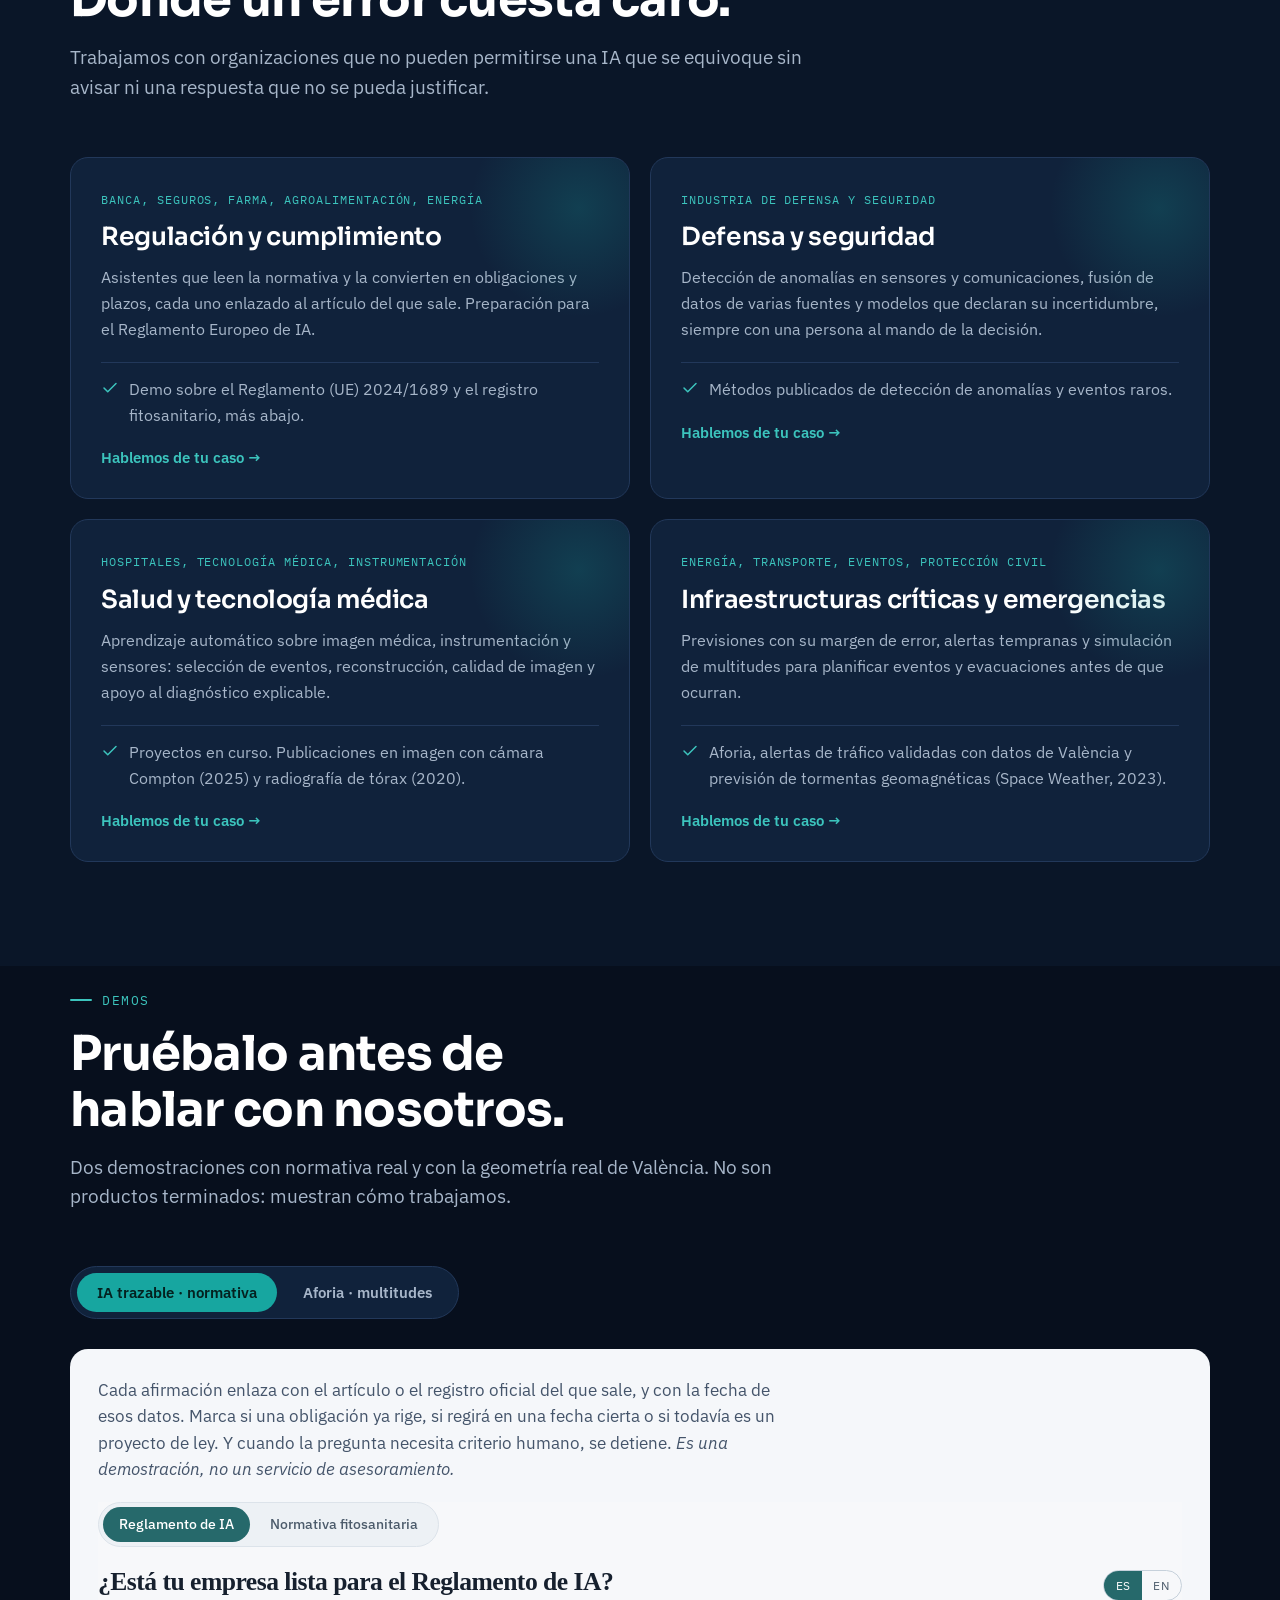
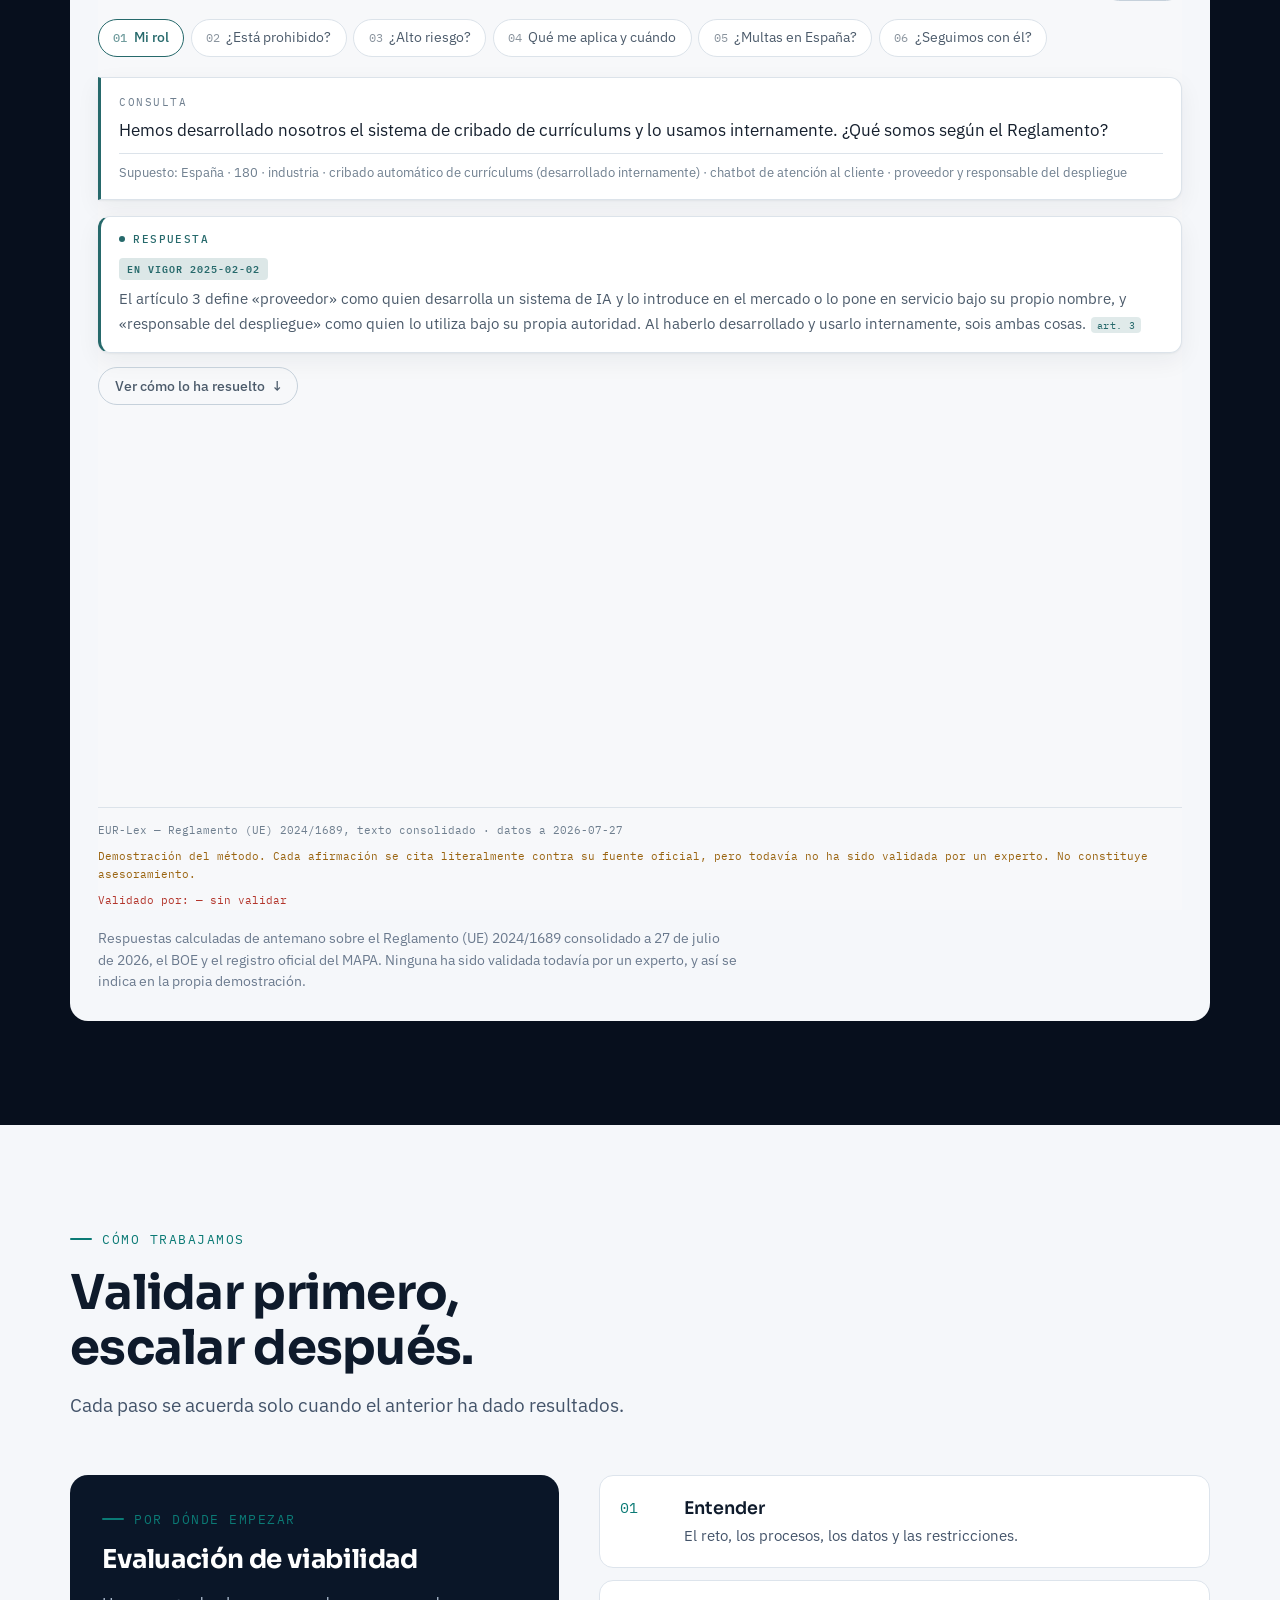
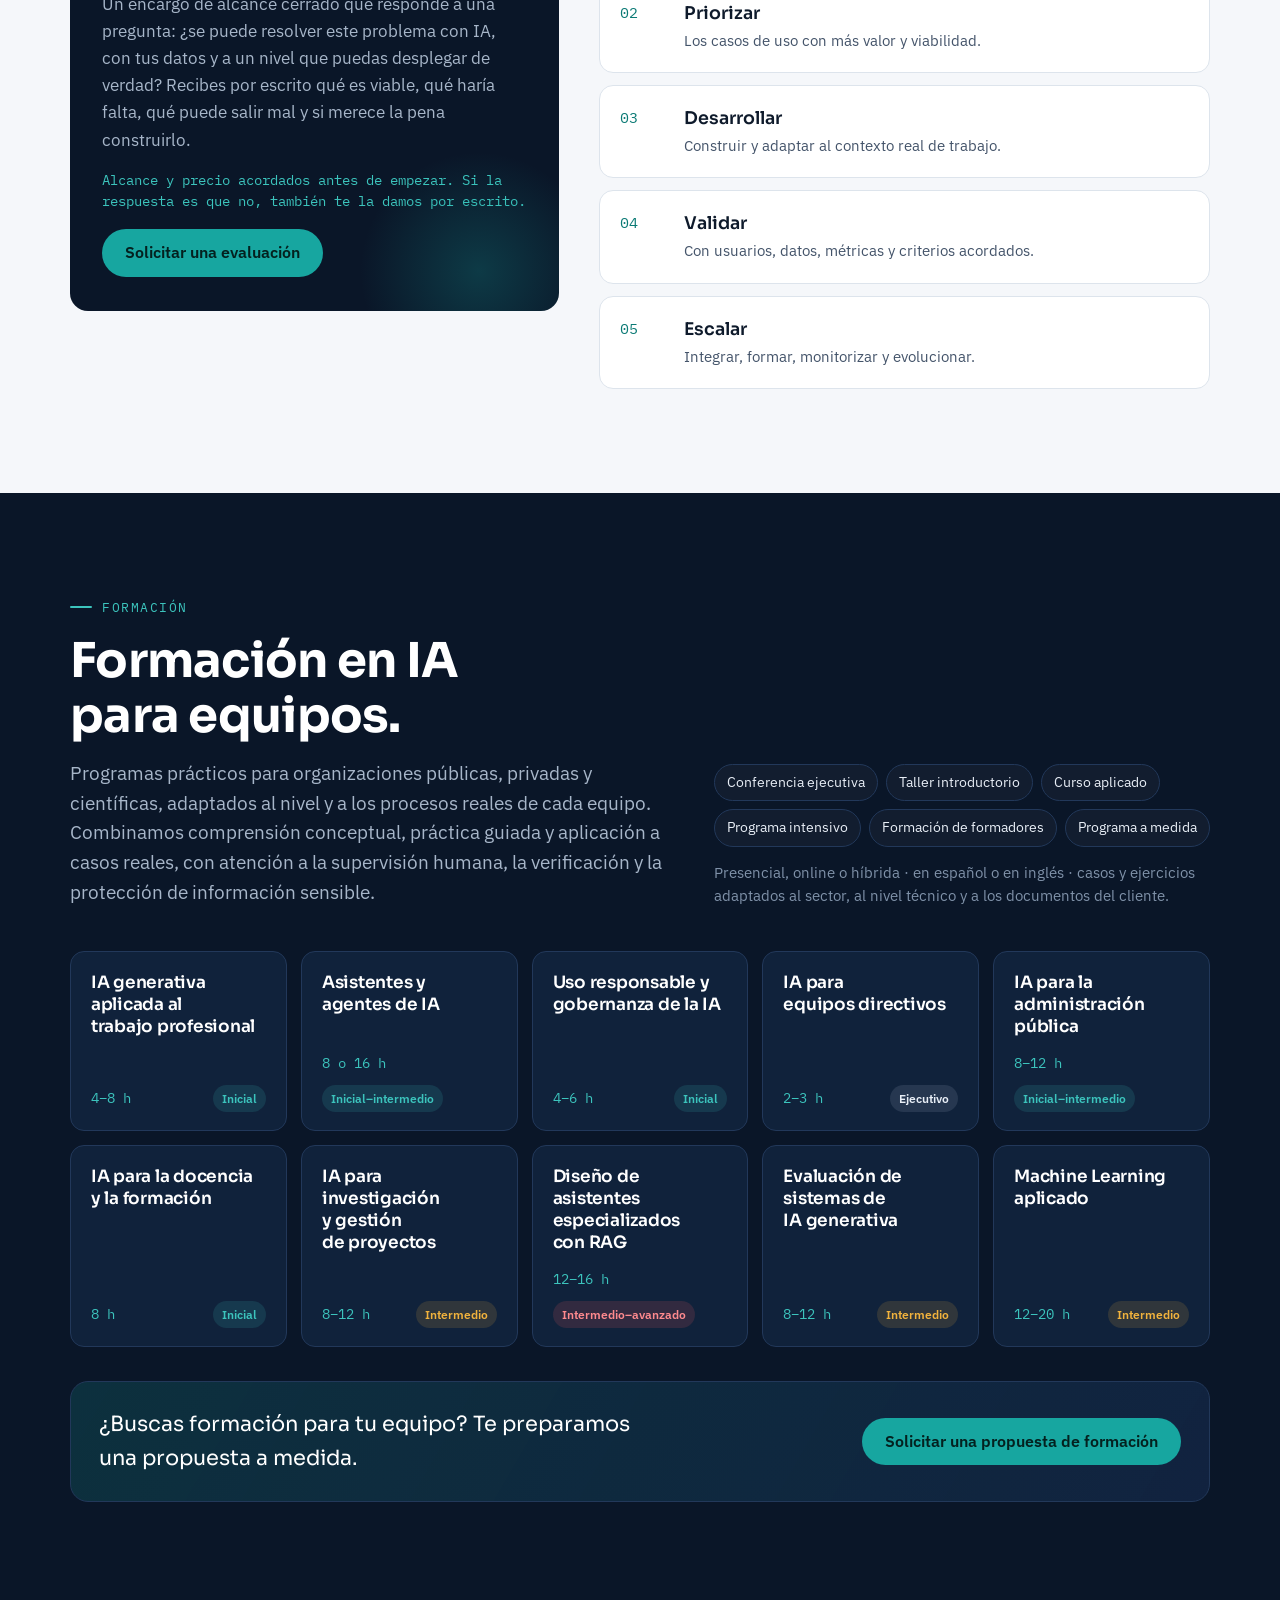
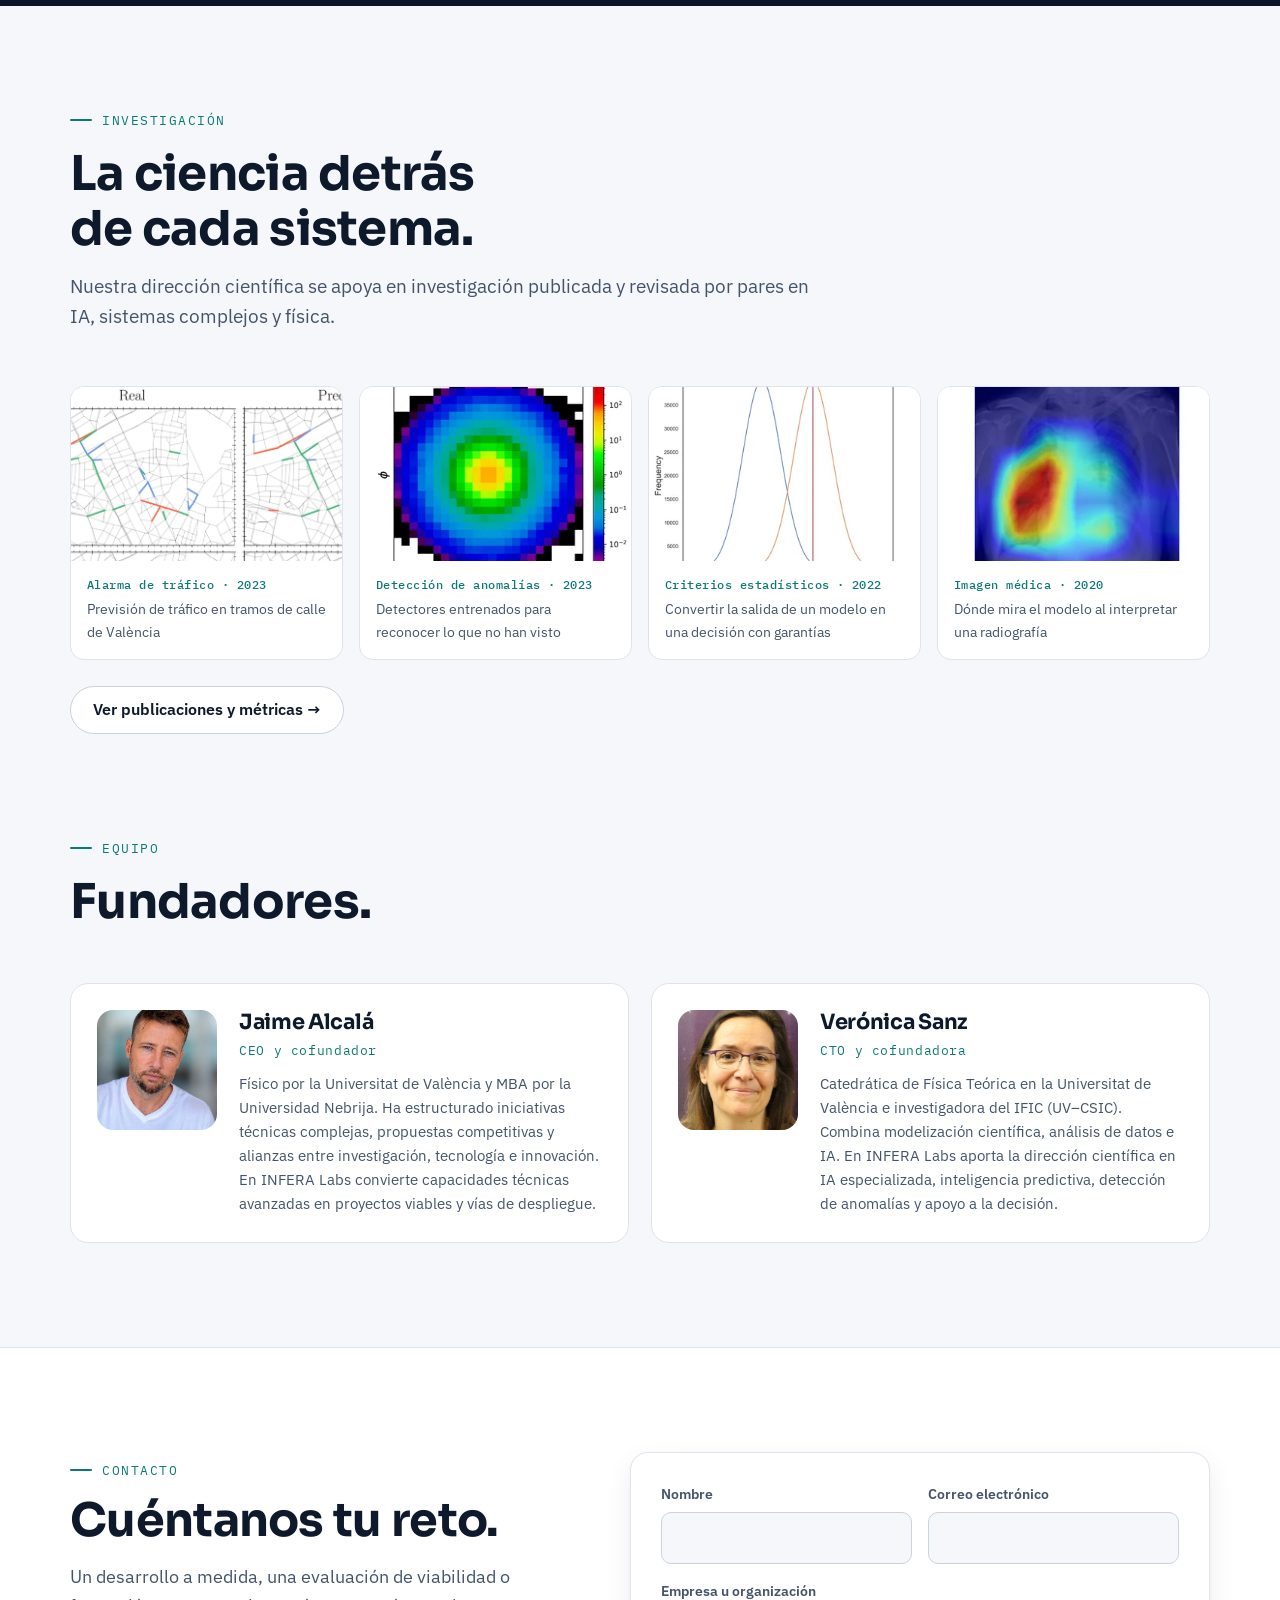
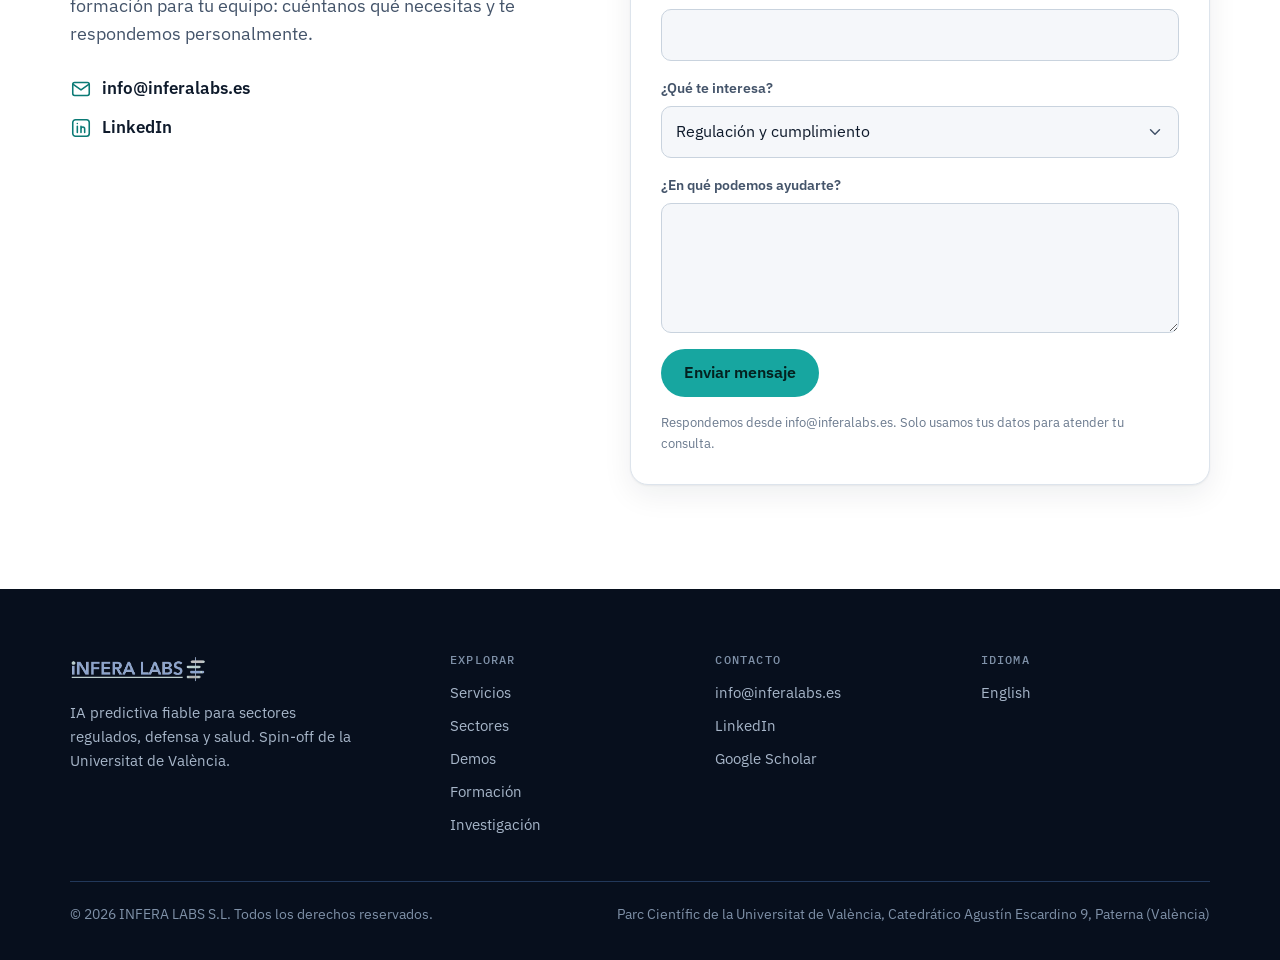
<file: es/index.html>
<!doctype html>
<html lang="es">
<head>
<meta charset="utf-8">
<title>INFERA Labs</title>
<link rel="canonical" href="https://inferalabs.es/">
<meta name="robots" content="noindex">
<meta http-equiv="refresh" content="0; url=../">
<script>location.replace("../" + location.search + location.hash);</script>
</head>
<body>
<p>La versión en español está ahora en <a href="../">inferalabs.es</a>.</p>
</body>
</html>
</file>
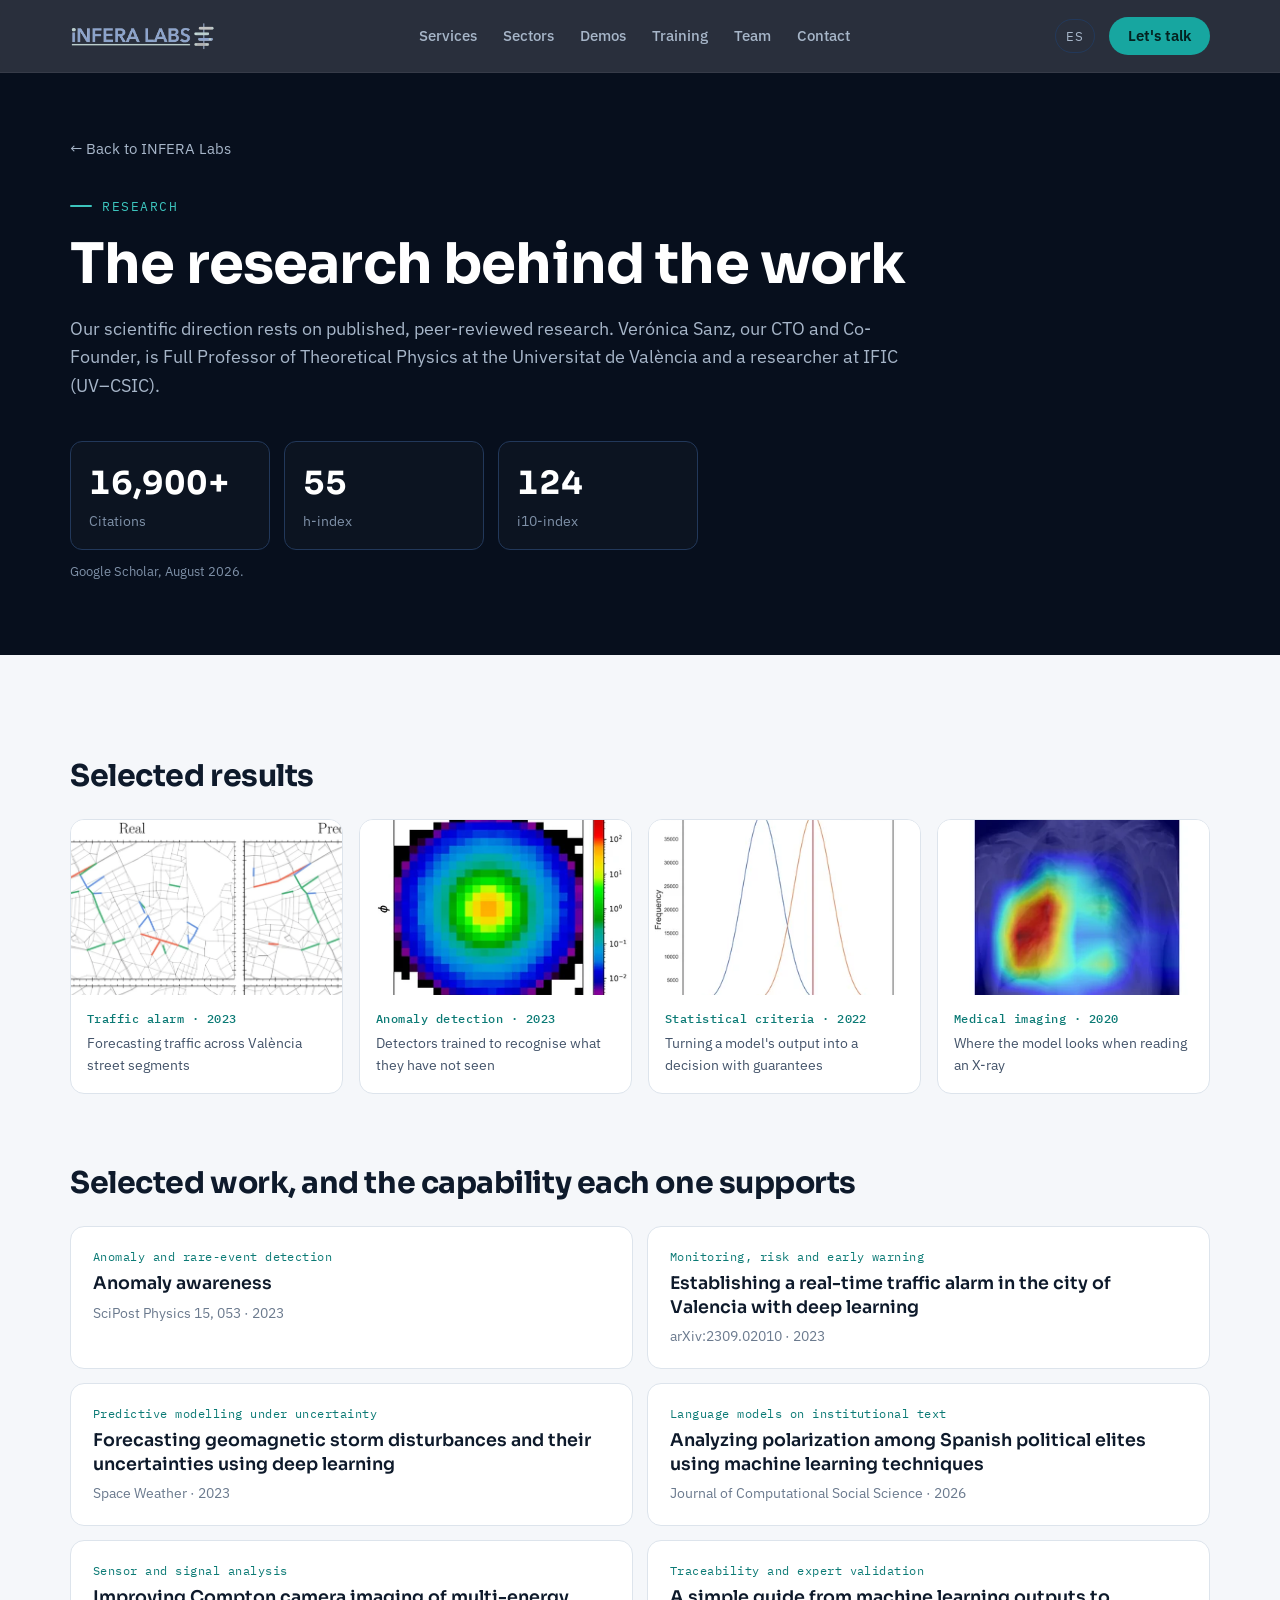
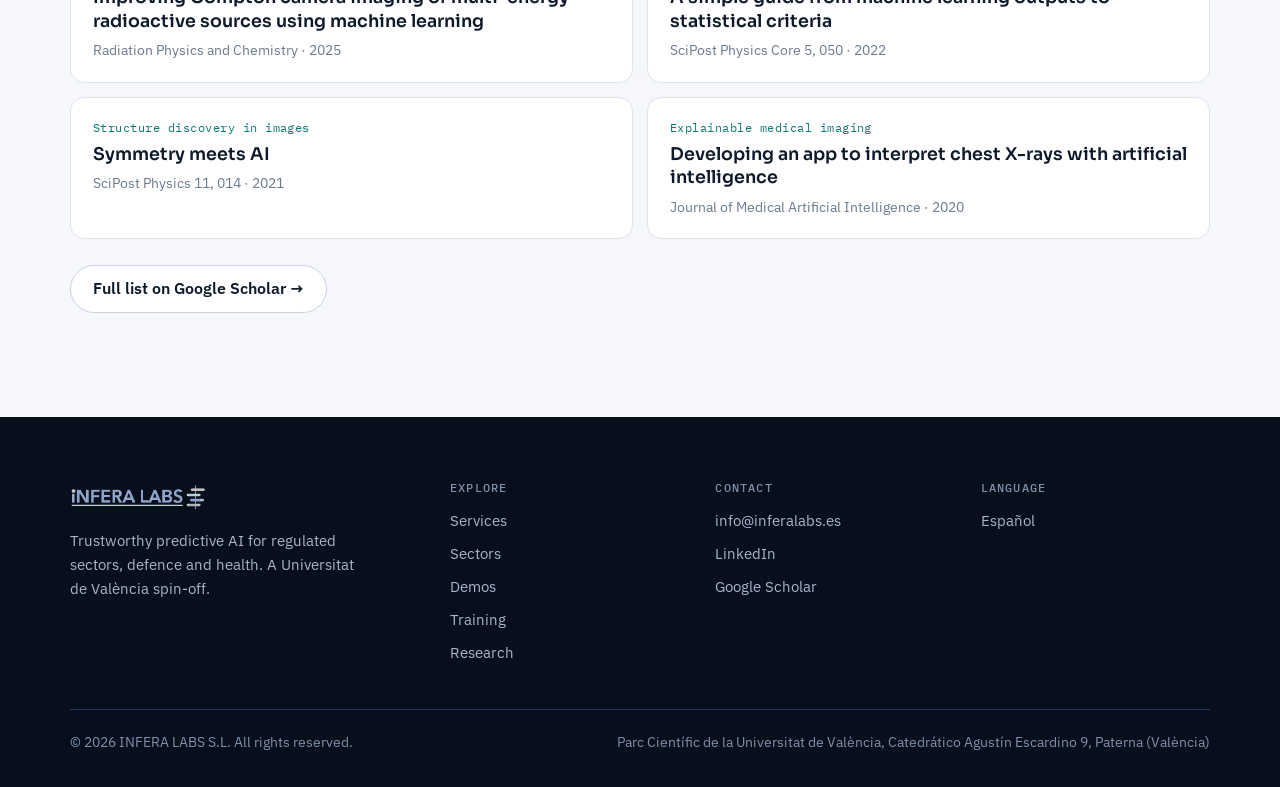
<file: research/index.html>
<!doctype html>
<html lang="en">
<head>
<meta charset="utf-8">
<meta name="viewport" content="width=device-width, initial-scale=1, viewport-fit=cover">
<script>document.documentElement.className+=" js";</script>
<title>Research behind INFERA Labs — publications and metrics</title>
<meta name="description" content="Publication record and citation metrics behind INFERA Labs' scientific direction.">
<link rel="canonical" href="https://inferalabs.es/research/">
<link rel="alternate" hreflang="es" href="https://inferalabs.es/es/investigacion/">
<link rel="alternate" hreflang="en" href="https://inferalabs.es/research/">
<meta property="og:type" content="website">
<meta property="og:site_name" content="INFERA Labs">
<meta property="og:locale" content="en_GB">
<meta property="og:title" content="Research behind INFERA Labs — publications and metrics">
<meta property="og:description" content="Publication record and citation metrics behind INFERA Labs' scientific direction.">
<meta property="og:url" content="https://inferalabs.es/research/">
<meta property="og:image" content="https://inferalabs.es/assets/img/og-en.png">
<meta name="twitter:card" content="summary_large_image">
<meta name="theme-color" content="#070f1d">
<link rel="icon" href="../assets/img/icon-192.png" sizes="any" type="image/png">
<link rel="apple-touch-icon" href="../assets/img/apple-touch-icon.png">
<link rel="preconnect" href="https://fonts.googleapis.com">
<link rel="preconnect" href="https://fonts.gstatic.com" crossorigin>
<link rel="stylesheet" href="https://fonts.googleapis.com/css2?family=IBM+Plex+Mono:wght@400;500&family=IBM+Plex+Sans:wght@400;500;600&family=Sora:wght@500;600;700&display=swap">
<link rel="stylesheet" href="../assets/css/v2.css">
<script src="../assets/js/site.js" defer></script>
</head>
<body>
<a class="skip" href="#main">Skip to content</a>

<header class="site-header">
  <div class="wrap header-inner">
    <a class="brand" href="../en/index.html" aria-label="INFERA Labs">
      <img src="../assets/img/logo-dark.png" alt="INFERA Labs" width="982" height="231">
    </a>
    <nav class="site-nav" id="primary-nav" aria-label="Main">
      <a href="../en/index.html#services">Services</a>
      <a href="../en/index.html#sectors">Sectors</a>
      <a href="../en/index.html#demos">Demos</a>
      <a href="../en/index.html#training">Training</a>
      <a href="../en/index.html#team">Team</a>
      <a href="../en/index.html#contact">Contact</a>
    </nav>
    <div class="header-actions">
      <a class="lang" href="../es/investigacion/index.html" lang="es" hreflang="es" aria-label="Leer en español">ES</a>
      <a class="btn btn-primary header-cta" href="../en/index.html#contact">Let's talk</a>
      <button class="nav-toggle" type="button" aria-expanded="false" aria-controls="primary-nav" aria-label="Open menu">
        <svg viewBox="0 0 24 24" fill="none" stroke="currentColor" stroke-width="1.8" stroke-linecap="round" aria-hidden="true"><path d="M4 7h16M4 12h16M4 17h16"/></svg>
      </button>
    </div>
  </div>
</header>

<main id="main">
  <section class="page-top dark">
    <div class="wrap">
      <a class="back" href="../en/index.html">← Back to INFERA Labs</a>
      <span class="eyebrow">Research</span>
      <h1>The research behind the work</h1>
      <p>Our scientific direction rests on published, peer-reviewed research. Verónica Sanz, our CTO and Co-Founder, is Full Professor of Theoretical Physics at the Universitat de València and a researcher at IFIC (UV–CSIC).</p>
      <div class="metrics-row"><div class="metric"><b>16,900+</b><span>Citations</span></div><div class="metric"><b>55</b><span>h-index</span></div><div class="metric"><b>124</b><span>i10-index</span></div></div>
      <p class="metrics-note">Google Scholar, August 2026.</p>
    </div>
  </section>

  <section class="section">
    <div class="wrap">
      <h2 class="sub-h">Selected results</h2>
      <div class="research-row">
        <figure class="paper reveal"><img src="../assets/img/research/fig-traffic.webp" width="559" height="360" alt="Maps of València street segments comparing measured and predicted traffic" loading="lazy"><figcaption><b>Traffic alarm · 2023</b>Forecasting traffic across València street segments</figcaption></figure>
        <figure class="paper reveal" data-delay="60"><img src="../assets/img/research/fig-anomaly.webp" width="559" height="360" alt="Averaged image used to train an anomaly detector" loading="lazy"><figcaption><b>Anomaly detection · 2023</b>Detectors trained to recognise what they have not seen</figcaption></figure>
        <figure class="paper reveal" data-delay="120"><img src="../assets/img/research/fig-statistics.webp" width="559" height="360" alt="Two overlapping distributions with a significance threshold" loading="lazy"><figcaption><b>Statistical criteria · 2022</b>Turning a model's output into a decision with guarantees</figcaption></figure>
        <figure class="paper reveal" data-delay="180"><img src="../assets/img/research/fig-xray.webp" width="559" height="360" alt="Chest X-ray with a heatmap over a pleural effusion" loading="lazy"><figcaption><b>Medical imaging · 2020</b>Where the model looks when reading an X-ray</figcaption></figure>
      </div>

      <h2 class="sub-h" style="margin-top:72px">Selected work, and the capability each one supports</h2>
      <ol class="pub-list">
          <li><span class="pub-tag">Anomaly and rare-event detection</span><b>Anomaly awareness</b><span class="pub-venue">SciPost Physics 15, 053 &middot; 2023</span></li>
          <li><span class="pub-tag">Monitoring, risk and early warning</span><b>Establishing a real-time traffic alarm in the city of Valencia with deep learning</b><span class="pub-venue">arXiv:2309.02010 &middot; 2023</span></li>
          <li><span class="pub-tag">Predictive modelling under uncertainty</span><b>Forecasting geomagnetic storm disturbances and their uncertainties using deep learning</b><span class="pub-venue">Space Weather &middot; 2023</span></li>
          <li><span class="pub-tag">Language models on institutional text</span><b>Analyzing polarization among Spanish political elites using machine learning techniques</b><span class="pub-venue">Journal of Computational Social Science &middot; 2026</span></li>
          <li><span class="pub-tag">Sensor and signal analysis</span><b>Improving Compton camera imaging of multi-energy radioactive sources using machine learning</b><span class="pub-venue">Radiation Physics and Chemistry &middot; 2025</span></li>
          <li><span class="pub-tag">Traceability and expert validation</span><b>A simple guide from machine learning outputs to statistical criteria</b><span class="pub-venue">SciPost Physics Core 5, 050 &middot; 2022</span></li>
          <li><span class="pub-tag">Structure discovery in images</span><b>Symmetry meets AI</b><span class="pub-venue">SciPost Physics 11, 014 &middot; 2021</span></li>
          <li><span class="pub-tag">Explainable medical imaging</span><b>Developing an app to interpret chest X-rays with artificial intelligence</b><span class="pub-venue">Journal of Medical Artificial Intelligence &middot; 2020</span></li>
      </ol>
      <p class="research-more"><a class="btn btn-outline" href="https://scholar.google.com/citations?user=n1PjQoYAAAAJ&hl=en" rel="noopener">Full list on Google Scholar →</a></p>
    </div>
  </section>
</main>

<footer class="site-footer">
  <div class="wrap">
    <div class="footer-grid">
      <div class="footer-brand">
        <img src="../assets/img/logo-dark.png" alt="INFERA Labs" width="982" height="231" loading="lazy">
        <p>Trustworthy predictive AI for regulated sectors, defence and health. A Universitat de València spin-off.</p>
      </div>
      <div class="footer-col">
        <h4>Explore</h4>
        <ul><li><a href="../en/index.html#services">Services</a></li><li><a href="../en/index.html#sectors">Sectors</a></li><li><a href="../en/index.html#demos">Demos</a></li><li><a href="../en/index.html#training">Training</a></li><li><a href="./index.html" aria-current="page">Research</a></li></ul>
      </div>
      <div class="footer-col">
        <h4>Contact</h4>
        <ul><li><a href="mailto:info@inferalabs.es">info@inferalabs.es</a></li><li><a href="https://www.linkedin.com/company/infera-labs-s-l/" rel="noopener">LinkedIn</a></li><li><a href="https://scholar.google.com/citations?user=n1PjQoYAAAAJ&amp;hl=en" rel="noopener">Google Scholar</a></li></ul>
      </div>
      <div class="footer-col">
        <h4>Language</h4>
        <ul><li><a href="../es/investigacion/index.html" lang="es" hreflang="es">Español</a></li></ul>
      </div>
    </div>
    <div class="legal">
      <span>© 2026 INFERA LABS S.L. All rights reserved.</span>
      <span>Parc Científic de la Universitat de València, Catedrático Agustín Escardino 9, Paterna (València)</span>
    </div>
  </div>
</footer>
</body>
</html>
</file>
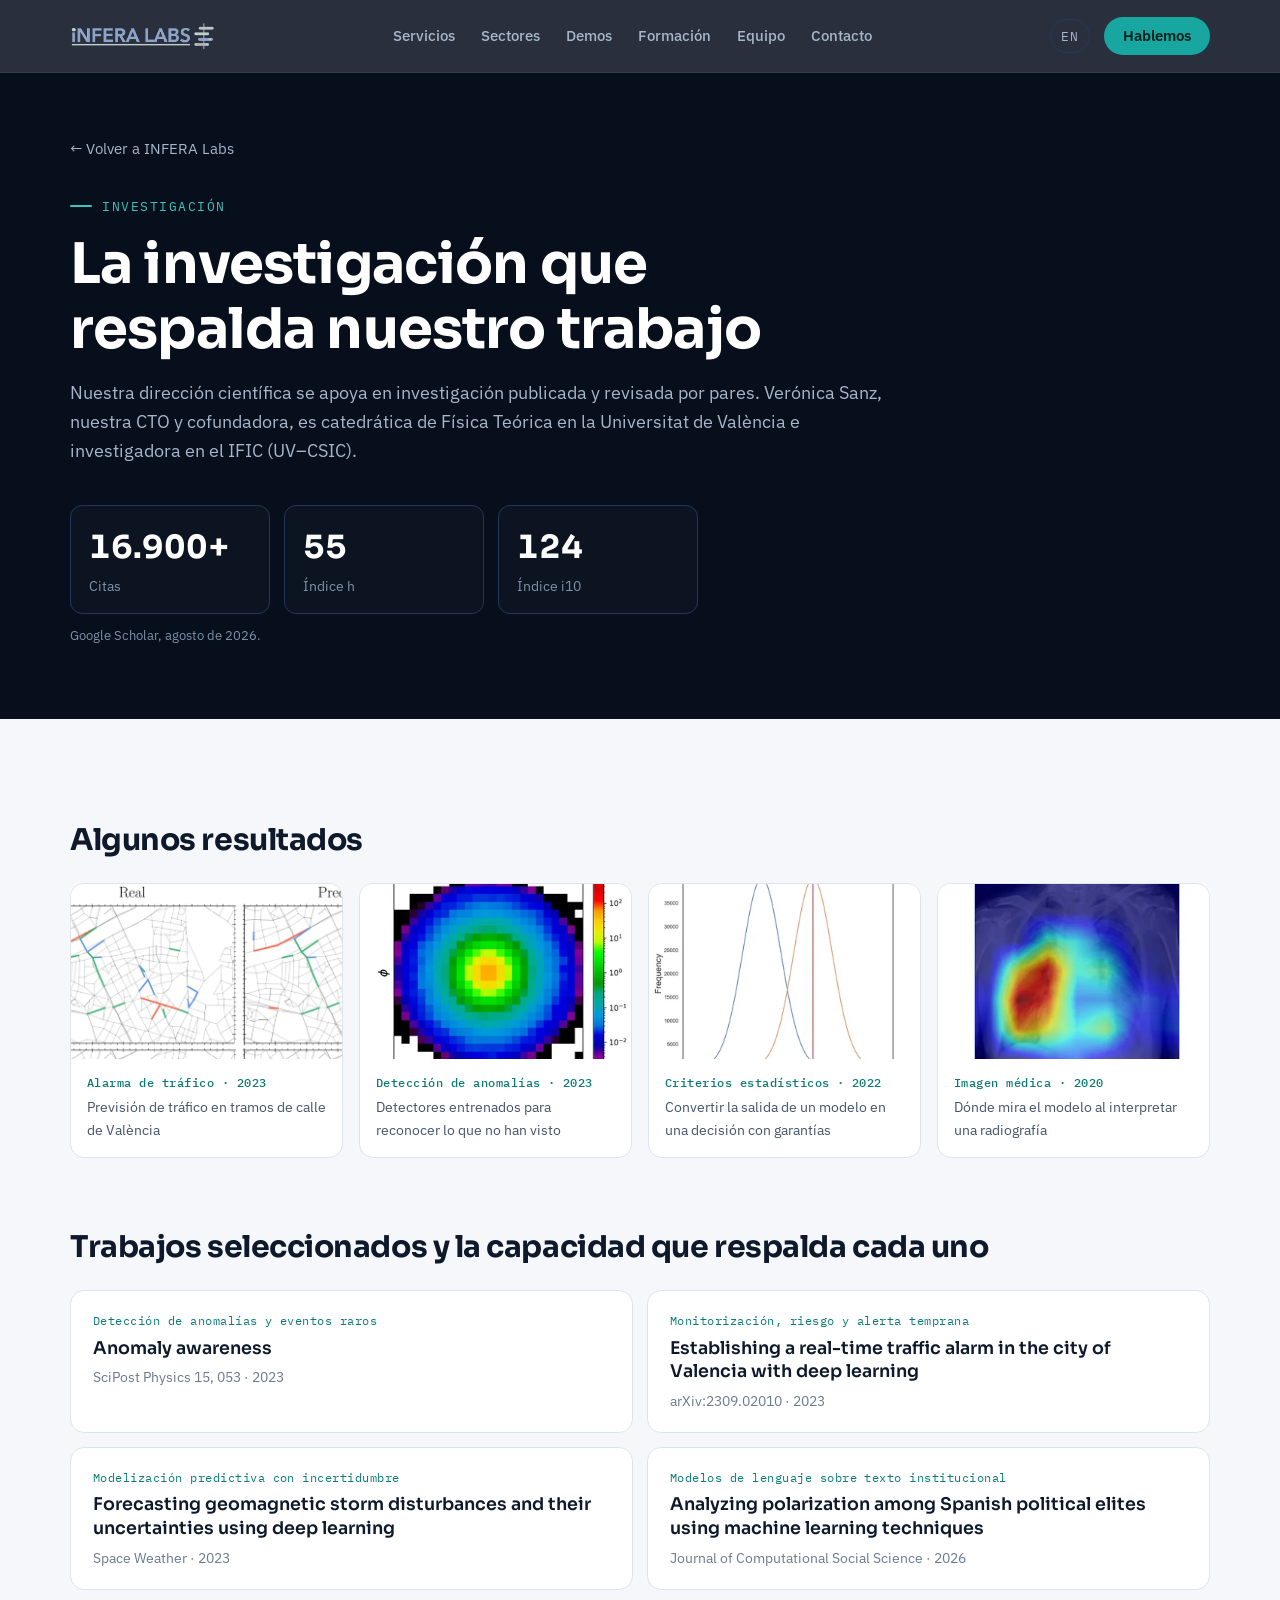
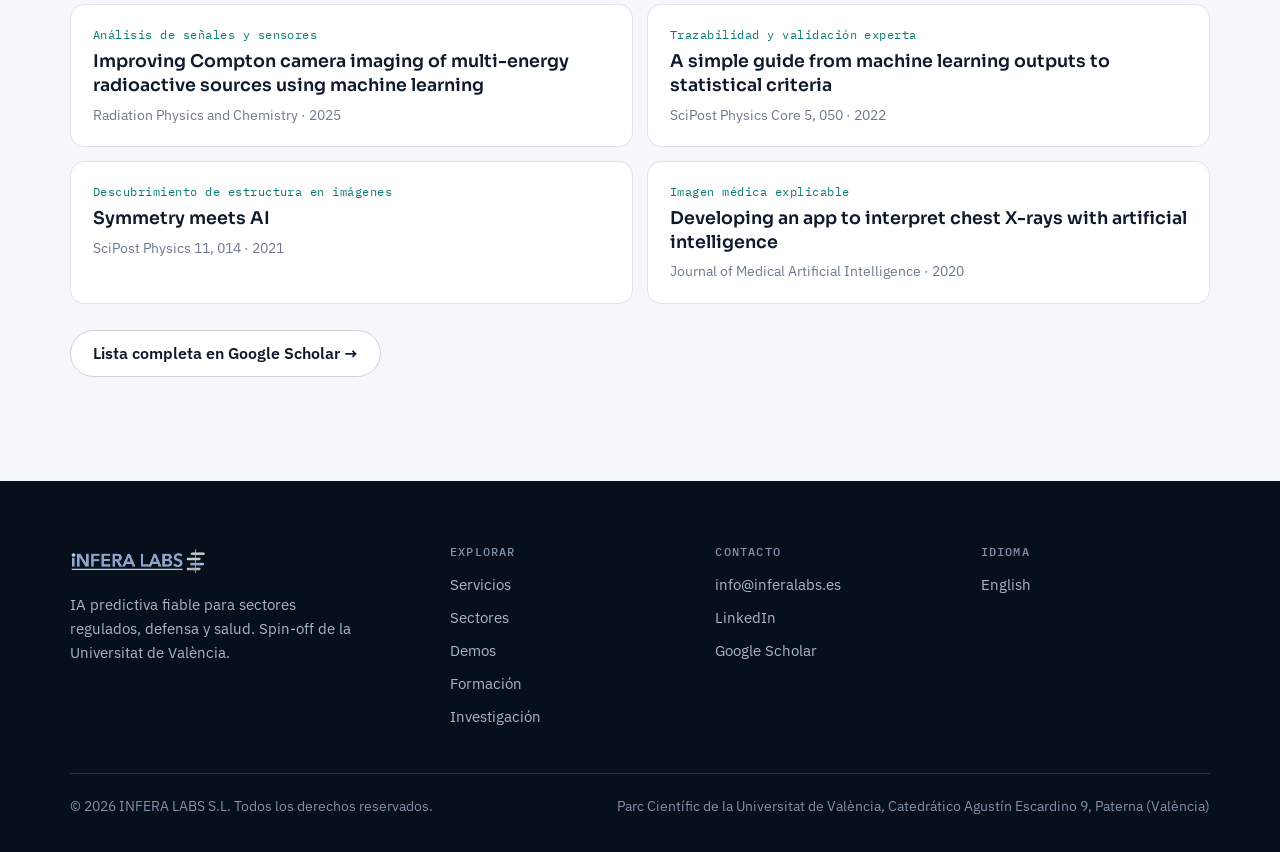
<file: es/investigacion/index.html>
<!doctype html>
<html lang="es">
<head>
<meta charset="utf-8">
<meta name="viewport" content="width=device-width, initial-scale=1, viewport-fit=cover">
<script>document.documentElement.className+=" js";</script>
<title>La investigación detrás de INFERA Labs — publicaciones y métricas</title>
<meta name="description" content="Publicaciones y métricas de citación que respaldan la dirección científica de INFERA Labs.">
<link rel="canonical" href="https://inferalabs.es/es/investigacion/">
<link rel="alternate" hreflang="es" href="https://inferalabs.es/es/investigacion/">
<link rel="alternate" hreflang="en" href="https://inferalabs.es/research/">
<meta property="og:type" content="website">
<meta property="og:site_name" content="INFERA Labs">
<meta property="og:locale" content="es_ES">
<meta property="og:title" content="La investigación detrás de INFERA Labs — publicaciones y métricas">
<meta property="og:description" content="Publicaciones y métricas de citación que respaldan la dirección científica de INFERA Labs.">
<meta property="og:url" content="https://inferalabs.es/es/investigacion/">
<meta property="og:image" content="https://inferalabs.es/assets/img/og-es.png">
<meta name="twitter:card" content="summary_large_image">
<meta name="theme-color" content="#070f1d">
<link rel="icon" href="../../assets/img/icon-192.png" sizes="any" type="image/png">
<link rel="apple-touch-icon" href="../../assets/img/apple-touch-icon.png">
<link rel="preconnect" href="https://fonts.googleapis.com">
<link rel="preconnect" href="https://fonts.gstatic.com" crossorigin>
<link rel="stylesheet" href="https://fonts.googleapis.com/css2?family=IBM+Plex+Mono:wght@400;500&family=IBM+Plex+Sans:wght@400;500;600&family=Sora:wght@500;600;700&display=swap">
<link rel="stylesheet" href="../../assets/css/v2.css">
<script src="../../assets/js/site.js" defer></script>
</head>
<body>
<a class="skip" href="#main">Ir al contenido</a>

<header class="site-header">
  <div class="wrap header-inner">
    <a class="brand" href="../../index.html" aria-label="INFERA Labs">
      <img src="../../assets/img/logo-dark.png" alt="INFERA Labs" width="982" height="231">
    </a>
    <nav class="site-nav" id="primary-nav" aria-label="Principal">
      <a href="../../index.html#servicios">Servicios</a>
      <a href="../../index.html#sectores">Sectores</a>
      <a href="../../index.html#demos">Demos</a>
      <a href="../../index.html#formacion">Formación</a>
      <a href="../../index.html#equipo">Equipo</a>
      <a href="../../index.html#contact">Contacto</a>
    </nav>
    <div class="header-actions">
      <a class="lang" href="../../research/index.html" lang="en" hreflang="en" aria-label="Read in English">EN</a>
      <a class="btn btn-primary header-cta" href="../../index.html#contact">Hablemos</a>
      <button class="nav-toggle" type="button" aria-expanded="false" aria-controls="primary-nav" aria-label="Abrir menú">
        <svg viewBox="0 0 24 24" fill="none" stroke="currentColor" stroke-width="1.8" stroke-linecap="round" aria-hidden="true"><path d="M4 7h16M4 12h16M4 17h16"/></svg>
      </button>
    </div>
  </div>
</header>

<main id="main">
  <section class="page-top dark">
    <div class="wrap">
      <a class="back" href="../../index.html">← Volver a INFERA Labs</a>
      <span class="eyebrow">Investigación</span>
      <h1>La investigación que respalda nuestro trabajo</h1>
      <p>Nuestra dirección científica se apoya en investigación publicada y revisada por pares. Verónica Sanz, nuestra CTO y cofundadora, es catedrática de Física Teórica en la Universitat de València e investigadora en el IFIC (UV–CSIC).</p>
      <div class="metrics-row"><div class="metric"><b>16.900+</b><span>Citas</span></div><div class="metric"><b>55</b><span>Índice h</span></div><div class="metric"><b>124</b><span>Índice i10</span></div></div>
      <p class="metrics-note">Google Scholar, agosto de 2026.</p>
    </div>
  </section>

  <section class="section">
    <div class="wrap">
      <h2 class="sub-h">Algunos resultados</h2>
      <div class="research-row">
        <figure class="paper reveal"><img src="../../assets/img/research/fig-traffic.webp" width="559" height="360" alt="Mapas de calles de València comparando tráfico medido y predicho" loading="lazy"><figcaption><b>Alarma de tráfico · 2023</b>Previsión de tráfico en tramos de calle de València</figcaption></figure>
        <figure class="paper reveal" data-delay="60"><img src="../../assets/img/research/fig-anomaly.webp" width="559" height="360" alt="Imagen promediada usada para entrenar un detector de anomalías" loading="lazy"><figcaption><b>Detección de anomalías · 2023</b>Detectores entrenados para reconocer lo que no han visto</figcaption></figure>
        <figure class="paper reveal" data-delay="120"><img src="../../assets/img/research/fig-statistics.webp" width="559" height="360" alt="Dos distribuciones solapadas con un umbral de significancia" loading="lazy"><figcaption><b>Criterios estadísticos · 2022</b>Convertir la salida de un modelo en una decisión con garantías</figcaption></figure>
        <figure class="paper reveal" data-delay="180"><img src="../../assets/img/research/fig-xray.webp" width="559" height="360" alt="Radiografía de tórax con un mapa de calor sobre un derrame pleural" loading="lazy"><figcaption><b>Imagen médica · 2020</b>Dónde mira el modelo al interpretar una radiografía</figcaption></figure>
      </div>

      <h2 class="sub-h" style="margin-top:72px">Trabajos seleccionados y la capacidad que respalda cada uno</h2>
      <ol class="pub-list">
          <li><span class="pub-tag">Detección de anomalías y eventos raros</span><b>Anomaly awareness</b><span class="pub-venue">SciPost Physics 15, 053 &middot; 2023</span></li>
          <li><span class="pub-tag">Monitorización, riesgo y alerta temprana</span><b>Establishing a real-time traffic alarm in the city of Valencia with deep learning</b><span class="pub-venue">arXiv:2309.02010 &middot; 2023</span></li>
          <li><span class="pub-tag">Modelización predictiva con incertidumbre</span><b>Forecasting geomagnetic storm disturbances and their uncertainties using deep learning</b><span class="pub-venue">Space Weather &middot; 2023</span></li>
          <li><span class="pub-tag">Modelos de lenguaje sobre texto institucional</span><b>Analyzing polarization among Spanish political elites using machine learning techniques</b><span class="pub-venue">Journal of Computational Social Science &middot; 2026</span></li>
          <li><span class="pub-tag">Análisis de señales y sensores</span><b>Improving Compton camera imaging of multi-energy radioactive sources using machine learning</b><span class="pub-venue">Radiation Physics and Chemistry &middot; 2025</span></li>
          <li><span class="pub-tag">Trazabilidad y validación experta</span><b>A simple guide from machine learning outputs to statistical criteria</b><span class="pub-venue">SciPost Physics Core 5, 050 &middot; 2022</span></li>
          <li><span class="pub-tag">Descubrimiento de estructura en imágenes</span><b>Symmetry meets AI</b><span class="pub-venue">SciPost Physics 11, 014 &middot; 2021</span></li>
          <li><span class="pub-tag">Imagen médica explicable</span><b>Developing an app to interpret chest X-rays with artificial intelligence</b><span class="pub-venue">Journal of Medical Artificial Intelligence &middot; 2020</span></li>
      </ol>
      <p class="research-more"><a class="btn btn-outline" href="https://scholar.google.com/citations?user=n1PjQoYAAAAJ&hl=en" rel="noopener">Lista completa en Google Scholar →</a></p>
    </div>
  </section>
</main>

<footer class="site-footer">
  <div class="wrap">
    <div class="footer-grid">
      <div class="footer-brand">
        <img src="../../assets/img/logo-dark.png" alt="INFERA Labs" width="982" height="231" loading="lazy">
        <p>IA predictiva fiable para sectores regulados, defensa y salud. Spin-off de la Universitat de València.</p>
      </div>
      <div class="footer-col">
        <h4>Explorar</h4>
        <ul><li><a href="../../index.html#servicios">Servicios</a></li><li><a href="../../index.html#sectores">Sectores</a></li><li><a href="../../index.html#demos">Demos</a></li><li><a href="../../index.html#formacion">Formación</a></li><li><a href="./index.html" aria-current="page">Investigación</a></li></ul>
      </div>
      <div class="footer-col">
        <h4>Contacto</h4>
        <ul><li><a href="mailto:info@inferalabs.es">info@inferalabs.es</a></li><li><a href="https://www.linkedin.com/company/infera-labs-s-l/" rel="noopener">LinkedIn</a></li><li><a href="https://scholar.google.com/citations?user=n1PjQoYAAAAJ&amp;hl=en" rel="noopener">Google Scholar</a></li></ul>
      </div>
      <div class="footer-col">
        <h4>Idioma</h4>
        <ul><li><a href="../../research/index.html" lang="en" hreflang="en">English</a></li></ul>
      </div>
    </div>
    <div class="legal">
      <span>© 2026 INFERA LABS S.L. Todos los derechos reservados.</span>
      <span>Parc Científic de la Universitat de València, Catedrático Agustín Escardino 9, Paterna (València)</span>
    </div>
  </div>
</footer>
</body>
</html>
</file>
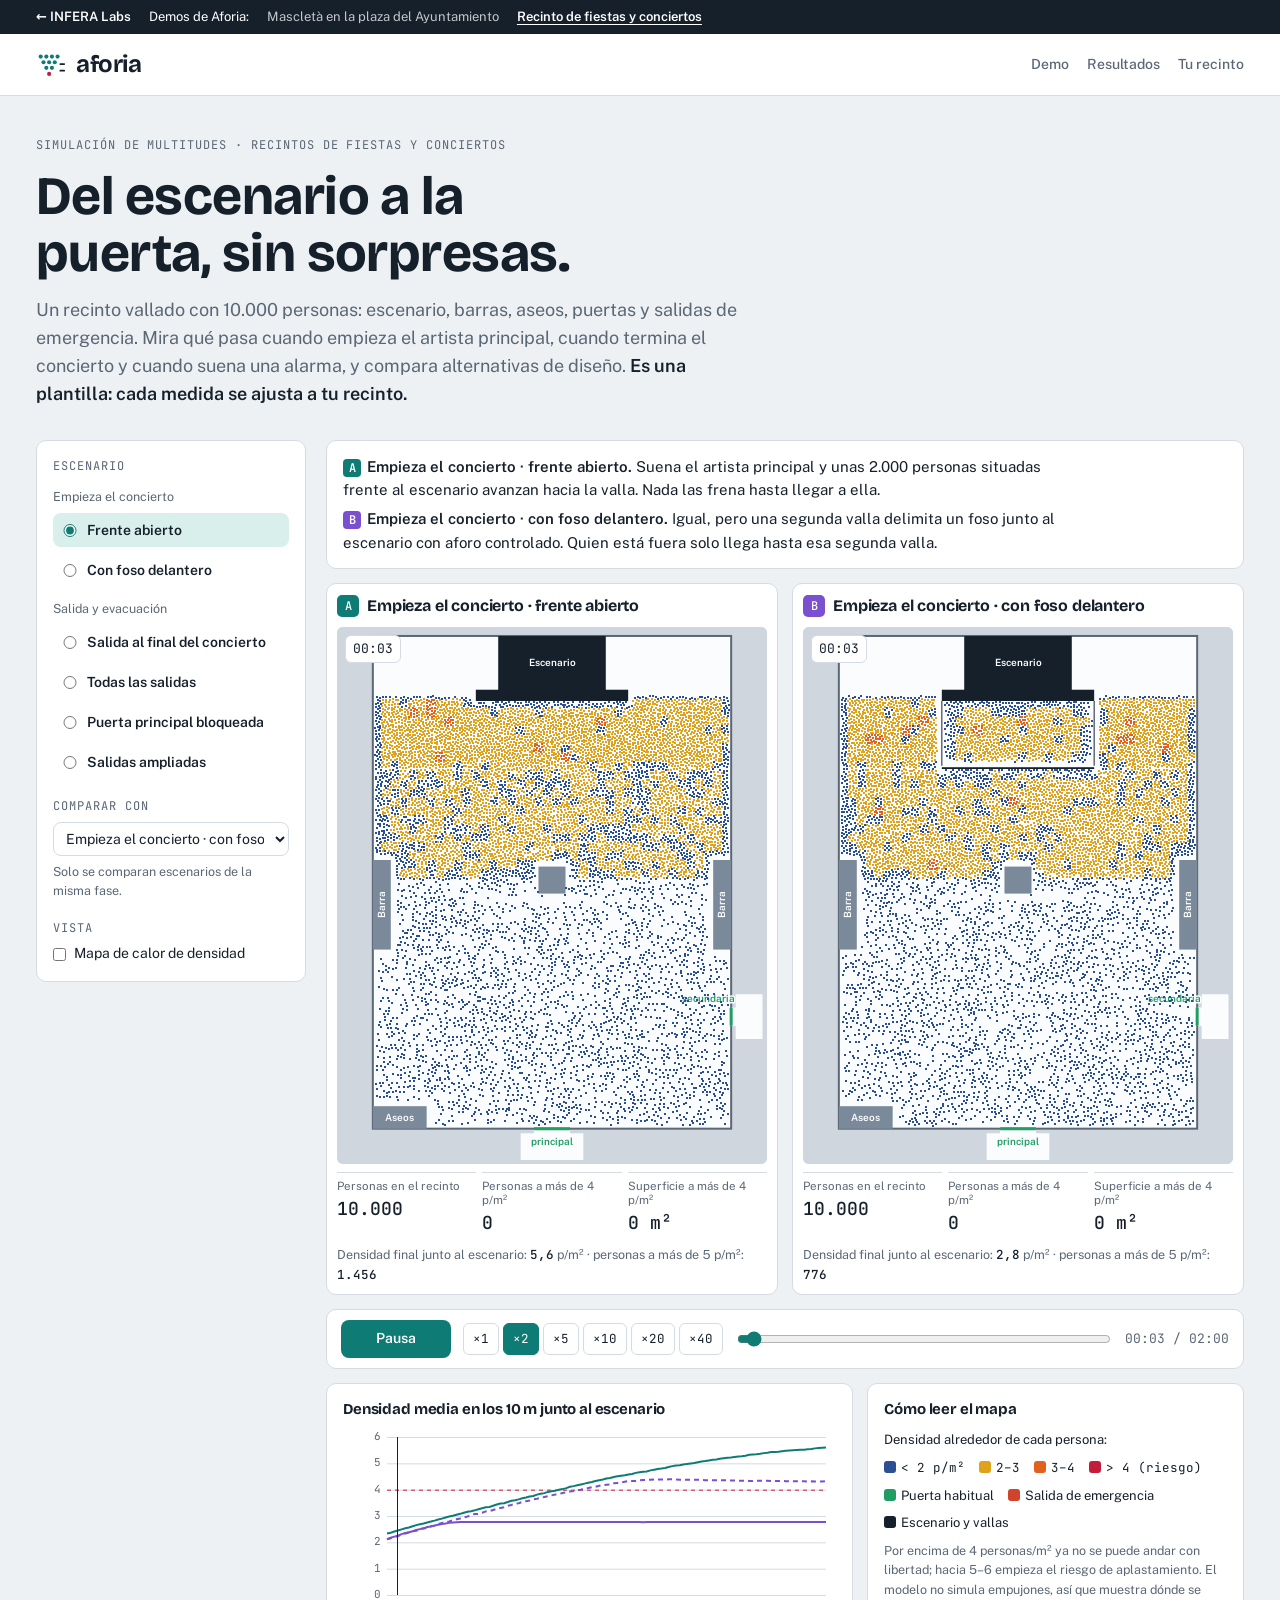
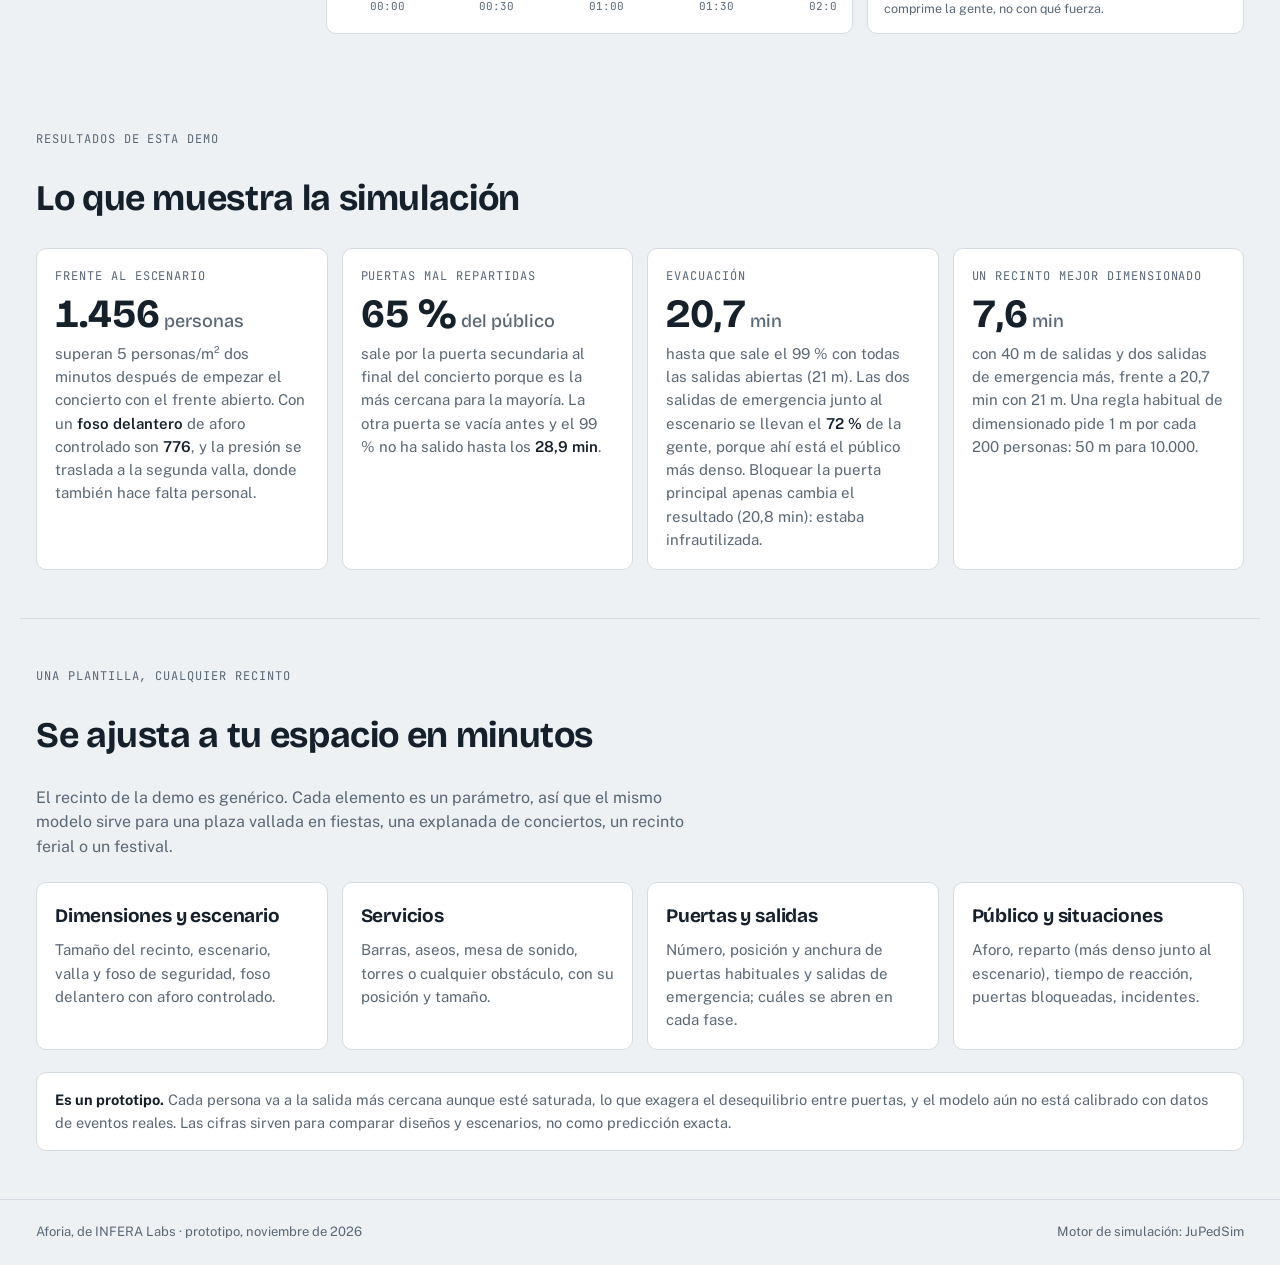
<file: aforia/recinto.html>
<!doctype html>
<html lang="es">
<head>
<meta charset="utf-8">
<meta name="viewport" content="width=device-width, initial-scale=1, viewport-fit=cover">
<style>html,body{margin:0}body{font-size:14px}img{max-width:100%}[hidden]{display:none!important}.demo-switch{background:var(--ink);color:var(--surface);font-size:13px}.demo-switch .wrap{display:flex;gap:6px 18px;flex-wrap:wrap;align-items:center;padding-block:7px}.demo-switch a{color:var(--surface);opacity:.75;text-decoration:none}.demo-switch a[aria-current]{opacity:1;font-weight:600;text-decoration:underline;text-underline-offset:3px}</style>
<title>Aforia Recintos</title>
<meta name="claude:viewport-fit-sides" content="cover">
<meta name="description" content="Aforia: simulación de multitudes en un recinto de fiestas o conciertos: empuje hacia el escenario, salida y evacuación.">
<link rel="canonical" href="https://inferalabs.es/aforia/recinto.html">
<meta property="og:type" content="website">
<meta property="og:site_name" content="INFERA Labs">
<meta property="og:title" content="Aforia · Recinto de fiestas y conciertos">
<meta property="og:description" content="Aforia: simulación de multitudes en un recinto de fiestas o conciertos: empuje hacia el escenario, salida y evacuación.">
<meta property="og:url" content="https://inferalabs.es/aforia/recinto.html">
<meta property="og:image" content="https://inferalabs.es/assets/img/aforia/aforia-logo-fondo-oscuro.png">
<meta name="twitter:card" content="summary_large_image">
<link rel="preconnect" href="https://fonts.googleapis.com">
<link rel="preconnect" href="https://fonts.gstatic.com" crossorigin>
<link rel="stylesheet" href="https://fonts.googleapis.com/css2?family=Bricolage+Grotesque:opsz,wght@12..96,500;12..96,700&family=Public+Sans:wght@400;500;600&family=JetBrains+Mono:wght@400;500&display=swap">
<style>
/* Layout: an operator's console. The live plan of the square is the hero; controls sit in a rail on the left,
   readouts under each map; below come the findings, the method and other venues. */
:root {
  --bg: #eef1f4;
  --surface: #ffffff;
  --ink: #15202b;
  --muted: #5a6775;
  --line: #d5dbe2;
  --accent: #0e7c74;
  --accent-ink: #ffffff;
  --accent-soft: #d8efec;
  --b: #7a4fd0;
  --street: #fbfcfd;
  --bldg: #cfd6de;
  --bldg-edge: #b8c1cb;
  --exit: #1f9d63;
  --fire: #d1432b;
  --plaza: #7b8a9a;
  --dot0: #2b4f93;
  --dot1: #e0a11b;
  --dot2: #e2611c;
  --dot3: #c41d3a;
  --font-display: "Bricolage Grotesque", "Avenir Next", system-ui, sans-serif;
  --font-body: "Public Sans", system-ui, -apple-system, "Segoe UI", sans-serif;
  --font-mono: "JetBrains Mono", ui-monospace, Menlo, Consolas, monospace;
  --radius: 10px;
}
@media (prefers-color-scheme: dark) {
  :root:not([data-theme="light"]) {
    --bg: #0e141a; --surface: #151d26; --ink: #e5eaef; --muted: #93a1af; --line: #283340;
    --accent: #34c7b6; --accent-ink: #062a26; --accent-soft: #123a37; --b: #b195f2;
    --street: #1b242e; --bldg: #0b1015; --bldg-edge: #222c37; --exit: #2fbf7b; --fire: #f06a4f; --plaza: #6d7d8e;
    --dot0: #7fa8f5; --dot1: #f2c14b; --dot2: #f58a45; --dot3: #ff4d6a;
    color-scheme: dark;
  }
}
:root[data-theme="dark"] {
  --bg: #0e141a; --surface: #151d26; --ink: #e5eaef; --muted: #93a1af; --line: #283340;
  --accent: #34c7b6; --accent-ink: #062a26; --accent-soft: #123a37; --b: #b195f2;
  --street: #1b242e; --bldg: #0b1015; --bldg-edge: #222c37; --exit: #2fbf7b; --fire: #f06a4f; --plaza: #6d7d8e;
  --dot0: #7fa8f5; --dot1: #f2c14b; --dot2: #f58a45; --dot3: #ff4d6a;
  color-scheme: dark;
}

* { box-sizing: border-box; }
html, body { background: var(--bg); color: var(--ink); }
body {
  font-family: var(--font-body);
  font-size: 16px;
  line-height: 1.55;
  -webkit-font-smoothing: antialiased;
}
.wrap {
  max-width: 1240px;
  margin: 0 auto;
  padding-left: max(16px, env(safe-area-inset-left, 0px));
  padding-right: max(16px, env(safe-area-inset-right, 0px));
}
h1, h2, h3 { font-family: var(--font-display); text-wrap: balance; margin: 0; letter-spacing: -0.01em; }
p { margin: 0; }
.eyebrow {
  font-family: var(--font-mono);
  font-size: 12px;
  letter-spacing: 0.08em;
  text-transform: uppercase;
  color: var(--muted);
}
a { color: var(--accent); }
:focus-visible { outline: 2px solid var(--accent); outline-offset: 2px; }

/* Top bar */
.top { border-bottom: 1px solid var(--line); background: var(--surface); }
.top .wrap { display: flex; align-items: center; justify-content: space-between; gap: 16px; padding-block: 12px; flex-wrap: wrap; }
.brand { display: flex; align-items: center; gap: 10px; text-decoration: none; color: var(--ink); }
.brand svg { width: 30px; height: 30px; }
.brand b { font-family: var(--font-display); font-size: 24px; font-weight: 700; letter-spacing: -0.02em; }
.top nav { display: flex; gap: 18px; flex-wrap: wrap; }
.top nav a { color: var(--muted); text-decoration: none; font-size: 14px; font-weight: 500; }
.top nav a:hover { color: var(--ink); }

/* Hero */
.hero .wrap { padding-block: 40px 24px; display: grid; gap: 14px; }
.hero h1 { font-size: clamp(32px, 5vw, 54px); line-height: 1.05; font-weight: 700; max-width: 18ch; }
.hero p.lead { font-size: 18px; color: var(--muted); max-width: 64ch; }
.hero p.lead strong { color: var(--ink); font-weight: 600; }

/* Demo */
.demo .wrap { padding-block: 8px 48px; }
.demo-grid { display: grid; grid-template-columns: 270px minmax(0, 1fr); gap: 20px; align-items: start; }
.rail {
  background: var(--surface);
  border: 1px solid var(--line);
  border-radius: var(--radius);
  padding: 16px;
  display: grid;
  gap: 18px;
  position: sticky;
  top: calc(env(safe-area-inset-top, 0px) + 12px);
}
.rail fieldset { border: 0; margin: 0; padding: 0; display: grid; gap: 6px; min-width: 0; }
.rail legend { padding: 0; margin-bottom: 6px; }
.opt { display: grid; grid-template-columns: 18px 1fr; gap: 8px; align-items: start; padding: 8px; border-radius: 8px; cursor: pointer; }
.opt:hover { background: var(--bg); }
.opt input { margin: 3px 0 0; accent-color: var(--accent); }
.opt span { font-size: 14px; font-weight: 600; line-height: 1.3; }
.opt:has(input:checked) { background: var(--accent-soft); }
.seg { display: flex; flex-wrap: wrap; gap: 4px; }
.seg label { position: relative; }
.seg input { position: absolute; opacity: 0; inset: 0; margin: 0; cursor: pointer; }
.seg span {
  display: inline-block;
  padding: 5px 9px;
  border: 1px solid var(--line);
  border-radius: 6px;
  font-family: var(--font-mono);
  font-size: 12.5px;
  font-variant-numeric: tabular-nums;
  color: var(--ink);
  background: var(--surface);
}
.seg input:checked + span { background: var(--accent); color: var(--accent-ink); border-color: var(--accent); }
.seg input:focus-visible + span { outline: 2px solid var(--accent); outline-offset: 2px; }
.seg input:disabled + span { opacity: 0.4; cursor: not-allowed; }
.rail .hint { font-size: 12.5px; color: var(--muted); }
select {
  font: inherit;
  font-size: 14px;
  width: 100%;
  padding: 7px 8px;
  border-radius: 8px;
  border: 1px solid var(--line);
  background: var(--surface);
  color: var(--ink);
}
.check { display: flex; gap: 8px; align-items: center; font-size: 14px; cursor: pointer; }
.check input { accent-color: var(--accent); margin: 0; }

.stage { display: grid; gap: 14px; min-width: 0; }
.desc {
  display: grid;
  gap: 6px;
  background: var(--surface);
  border: 1px solid var(--line);
  border-radius: var(--radius);
  padding: 14px 16px;
}
.desc p { font-size: 15px; max-width: 80ch; }
.desc .who { font-weight: 600; }
.desc .who i { font-style: normal; display: inline-block; width: 18px; height: 18px; border-radius: 4px; text-align: center; font-family: var(--font-mono); font-size: 12px; line-height: 18px; margin-right: 6px; color: var(--accent-ink); }

.maps { display: flex; gap: 14px; justify-content: center; flex-wrap: wrap; }
.panel {
  margin: 0;
  background: var(--surface);
  border: 1px solid var(--line);
  border-radius: var(--radius);
  padding: 10px;
  display: grid;
  gap: 8px;
  min-width: 0;
}
.panel header { display: flex; align-items: center; gap: 8px; min-width: 0; }
.tag {
  flex: none;
  width: 22px; height: 22px;
  border-radius: 5px;
  display: grid; place-items: center;
  font-family: var(--font-mono);
  font-size: 12px;
  font-weight: 500;
  color: var(--accent-ink);
}
.tag.a, .who i.a { background: var(--accent); }
.tag.b, .who i.b { background: var(--b); }
.panel h3 { font-size: 16px; font-weight: 700; overflow-wrap: anywhere; }
.panel h3 small { font-family: var(--font-body); font-weight: 500; color: var(--muted); font-size: 13px; }
.mapwrap { position: relative; border-radius: 6px; overflow: hidden; background: var(--bldg); }
.mapwrap canvas { display: block; }
.mapwrap canvas.dyn { position: absolute; inset: 0; }
.clock {
  position: absolute; left: 8px; top: 8px;
  font-family: var(--font-mono); font-size: 13px; font-variant-numeric: tabular-nums;
  background: var(--surface); color: var(--ink);
  border: 1px solid var(--line); border-radius: 6px; padding: 3px 7px;
}
.loading {
  position: absolute; inset: 0; display: grid; place-items: center;
  font-size: 14px; color: var(--ink);
  background: color-mix(in srgb, var(--surface) 70%, transparent);
}
.readouts { display: grid; grid-template-columns: repeat(3, minmax(0, 1fr)); gap: 6px; margin: 0; }
.readouts div { border-top: 1px solid var(--line); padding-top: 6px; min-width: 0; }
.readouts dt { font-size: 11.5px; color: var(--muted); line-height: 1.25; }
.readouts dd { margin: 2px 0 0; font-family: var(--font-mono); font-size: 18px; font-variant-numeric: tabular-nums; font-weight: 500; }
.readouts dd.hot { color: var(--dot3); }
.runstats { font-size: 12.5px; color: var(--muted); font-variant-numeric: tabular-nums; }
.runstats b { color: var(--ink); font-family: var(--font-mono); font-weight: 500; }

.transport {
  display: flex; align-items: center; gap: 12px; flex-wrap: wrap;
  background: var(--surface); border: 1px solid var(--line); border-radius: var(--radius); padding: 10px 14px;
}
.play {
  font: inherit; font-weight: 600; font-size: 14px;
  border: 0; border-radius: 8px; padding: 8px 14px; cursor: pointer;
  background: var(--accent); color: var(--accent-ink);
  min-width: 110px;
}
.transport input[type="range"] { flex: 1 1 200px; accent-color: var(--accent); min-width: 0; }
.tlabel { font-family: var(--font-mono); font-size: 13px; font-variant-numeric: tabular-nums; color: var(--muted); }

.below { display: grid; grid-template-columns: minmax(0, 1.4fr) minmax(0, 1fr); gap: 14px; }
.card { background: var(--surface); border: 1px solid var(--line); border-radius: var(--radius); padding: 14px 16px; display: grid; gap: 8px; min-width: 0; }
.card h3 { font-size: 15px; font-weight: 700; }
.chartbox canvas { width: 100%; height: 190px; display: block; }
.legend { display: grid; gap: 8px; font-size: 13px; }
.legend .row { display: flex; flex-wrap: wrap; gap: 6px 14px; align-items: center; }
.sw { display: inline-block; width: 12px; height: 12px; border-radius: 3px; vertical-align: -1px; margin-right: 5px; }
.note { font-size: 12.5px; color: var(--muted); }

/* Sections */
section.block .wrap { padding-block: 48px; display: grid; gap: 22px; }
section.block + section.block .wrap { border-top: 1px solid var(--line); }
section.block h2 { font-size: clamp(26px, 3.4vw, 36px); font-weight: 700; max-width: 26ch; }
.intro { color: var(--muted); max-width: 66ch; }
.findings { display: grid; grid-template-columns: repeat(auto-fit, minmax(240px, 1fr)); gap: 14px; }
.finding { background: var(--surface); border: 1px solid var(--line); border-radius: var(--radius); padding: 18px; display: grid; gap: 8px; align-content: start; min-width: 0; }
.finding .big { font-family: var(--font-display); font-size: 40px; font-weight: 700; line-height: 1; font-variant-numeric: tabular-nums; }
.finding .big small { font-size: 18px; font-weight: 500; color: var(--muted); margin-left: 4px; }
.finding p { font-size: 15px; color: var(--muted); }
.finding p strong { color: var(--ink); font-weight: 600; }
.bars { display: grid; gap: 5px; margin-top: 4px; }
.bars .bar { display: grid; grid-template-columns: 58px 1fr 64px; gap: 8px; align-items: center; font-family: var(--font-mono); font-size: 12px; font-variant-numeric: tabular-nums; }
.bars .track { height: 10px; background: var(--bg); border-radius: 3px; overflow: hidden; }
.bars .fill { height: 100%; background: var(--dot3); border-radius: 3px; }
.bars .bar span:last-child { text-align: right; color: var(--muted); }

.steps { display: grid; grid-template-columns: repeat(auto-fit, minmax(220px, 1fr)); gap: 14px; counter-reset: step; }
.step { border-top: 2px solid var(--ink); padding-top: 12px; display: grid; gap: 6px; align-content: start; }
.step::before { counter-increment: step; content: "0" counter(step); font-family: var(--font-mono); font-size: 13px; color: var(--accent); }
.step h3 { font-size: 18px; }
.step p { font-size: 15px; color: var(--muted); }

.venues { display: grid; grid-template-columns: repeat(auto-fit, minmax(230px, 1fr)); gap: 14px; }
.venue { background: var(--surface); border: 1px solid var(--line); border-radius: var(--radius); padding: 18px; display: grid; gap: 8px; align-content: start; }
.venue h3 { font-size: 19px; }
.venue p { font-size: 15px; color: var(--muted); }
.venue .q { font-size: 14px; color: var(--ink); border-left: 2px solid var(--accent); padding-left: 10px; }
.needs { display: grid; grid-template-columns: minmax(0, 1fr) minmax(0, 1fr); gap: 22px; align-items: start; }
.needs ul { margin: 0; padding-left: 20px; display: grid; gap: 6px; }
.caveat { background: var(--surface); border: 1px solid var(--line); border-radius: var(--radius); padding: 16px 18px; font-size: 14.5px; color: var(--muted); }
.caveat strong { color: var(--ink); }

footer { border-top: 1px solid var(--line); }
footer .wrap { padding-block: 22px; font-size: 13px; color: var(--muted); display: flex; flex-wrap: wrap; gap: 6px 18px; justify-content: space-between; }

@media (max-width: 980px) {
  .demo-grid { grid-template-columns: minmax(0, 1fr); }
  .rail { position: static; grid-template-columns: repeat(auto-fit, minmax(220px, 1fr)); }
  .below, .needs { grid-template-columns: minmax(0, 1fr); }
}
@media (max-width: 520px) {
  .readouts dd { font-size: 16px; }
  .hero .wrap { padding-block: 28px 18px; }
}
@media (prefers-reduced-motion: reduce) {
  * { scroll-behavior: auto !important; }
}
</style>
</head>
<body>
<div class="demo-switch"><div class="wrap"><a href="../index.html" style="opacity:1;font-weight:600">← INFERA Labs</a> <span>Demos de Aforia:</span> <a href="index.html">Mascletà en la plaza del Ayuntamiento</a> <a href="recinto.html" aria-current=page>Recinto de fiestas y conciertos</a></div></div>


<header class="top">
  <div class="wrap">
    <a class="brand" href="#demo" aria-label="Aforia">
      <svg viewBox="0 0 32 32" aria-hidden="true">
        <g fill="var(--accent)">
          <circle cx="5" cy="7" r="2.2"/><circle cx="11" cy="7" r="2.2"/><circle cx="17" cy="7" r="2.2"/><circle cx="23" cy="7" r="2.2"/>
          <circle cx="8" cy="13" r="2.2"/><circle cx="14" cy="13" r="2.2"/><circle cx="20" cy="13" r="2.2"/>
          <circle cx="11" cy="19" r="2.2"/><circle cx="17" cy="19" r="2.2"/>
        </g>
        <circle cx="14" cy="25.5" r="2.2" fill="var(--dot3)"/>
        <path d="M26 15 L30 15 M26 22 L30 22" stroke="var(--ink)" stroke-width="2" stroke-linecap="round"/>
      </svg>
      <b>aforia</b>
    </a>
    <nav aria-label="Secciones">
      <a href="#demo">Demo</a>
      <a href="#resultados">Resultados</a>
      <a href="#plantilla">Tu recinto</a>
    </nav>
  </div>
</header>

<section class="hero">
  <div class="wrap">
    <span class="eyebrow">Simulación de multitudes · recintos de fiestas y conciertos</span>
    <h1>Del escenario a la puerta, sin sorpresas.</h1>
    <p class="lead">Un recinto vallado con 10.000 personas: escenario, barras, aseos, puertas y salidas de emergencia.
      Mira qué pasa cuando empieza el artista principal, cuando termina el concierto y cuando suena una alarma, y
      compara alternativas de diseño. <strong>Es una plantilla: cada medida se ajusta a tu recinto.</strong></p>
  </div>
</section>

<section class="demo" id="demo">
  <div class="wrap">
    <div class="demo-grid">
      <aside class="rail" aria-label="Controles de la simulación">
        <fieldset id="scn-set">
          <legend class="eyebrow">Escenario</legend>
        </fieldset>
        <fieldset>
          <legend class="eyebrow">Comparar con</legend>
          <select id="cmp" aria-label="Escenario para comparar"></select>
          <p class="hint">Solo se comparan escenarios de la misma fase.</p>
        </fieldset>
        <fieldset>
          <legend class="eyebrow">Vista</legend>
          <label class="check"><input type="checkbox" id="heat"> Mapa de calor de densidad</label>
        </fieldset>
      </aside>

      <div class="stage">
        <div class="desc" id="desc"></div>
        <div class="maps" id="maps"></div>
        <div class="transport">
          <button class="play" id="play" type="button">Reproducir</button>
          <div class="seg" id="speed-set" role="radiogroup" aria-label="Velocidad"></div>
          <input type="range" id="time" min="0" max="600" step="1" value="0" aria-label="Tiempo">
          <span class="tlabel" id="tlabel">00:00</span>
        </div>
        <div class="below">
          <div class="card chartbox">
            <h3 id="chart-title">Personas que quedan en el recinto</h3>
            <canvas id="chart" aria-label="Evolución en el tiempo"></canvas>
          </div>
          <div class="card legend">
            <h3>Cómo leer el mapa</h3>
            <div class="row"><span>Densidad alrededor de cada persona:</span></div>
            <div class="row" style="font-family: var(--font-mono); font-size: 12.5px;">
              <span><i class="sw" style="background: var(--dot0)"></i>&lt; 2 p/m²</span>
              <span><i class="sw" style="background: var(--dot1)"></i>2–3</span>
              <span><i class="sw" style="background: var(--dot2)"></i>3–4</span>
              <span><i class="sw" style="background: var(--dot3)"></i>&gt; 4 (riesgo)</span>
            </div>
            <div class="row">
              <span><i class="sw" style="background: var(--exit)"></i>Puerta habitual</span>
              <span><i class="sw" style="background: var(--fire)"></i>Salida de emergencia</span>
              <span><i class="sw" style="background: var(--ink)"></i>Escenario y vallas</span>
            </div>
            <p class="note">Por encima de 4 personas/m² ya no se puede andar con libertad; hacia 5–6 empieza el riesgo de
              aplastamiento. El modelo no simula empujones, así que muestra dónde se comprime la gente, no con qué fuerza.</p>
          </div>
        </div>
      </div>
    </div>
  </div>
</section>

<section class="block" id="resultados">
  <div class="wrap">
    <span class="eyebrow">Resultados de esta demo</span>
    <h2>Lo que muestra la simulación</h2>
    <div class="findings" id="findings"></div>
  </div>
</section>

<section class="block" id="plantilla">
  <div class="wrap">
    <span class="eyebrow">Una plantilla, cualquier recinto</span>
    <h2>Se ajusta a tu espacio en minutos</h2>
    <p class="intro">El recinto de la demo es genérico. Cada elemento es un parámetro, así que el mismo modelo sirve
      para una plaza vallada en fiestas, una explanada de conciertos, un recinto ferial o un festival.</p>
    <div class="venues">
      <div class="venue">
        <h3>Dimensiones y escenario</h3>
        <p>Tamaño del recinto, escenario, valla y foso de seguridad, foso delantero con aforo controlado.</p>
      </div>
      <div class="venue">
        <h3>Servicios</h3>
        <p>Barras, aseos, mesa de sonido, torres o cualquier obstáculo, con su posición y tamaño.</p>
      </div>
      <div class="venue">
        <h3>Puertas y salidas</h3>
        <p>Número, posición y anchura de puertas habituales y salidas de emergencia; cuáles se abren en cada fase.</p>
      </div>
      <div class="venue">
        <h3>Público y situaciones</h3>
        <p>Aforo, reparto (más denso junto al escenario), tiempo de reacción, puertas bloqueadas, incidentes.</p>
      </div>
    </div>
    <div class="caveat">
      <strong>Es un prototipo.</strong> Cada persona va a la salida más cercana aunque esté saturada, lo que exagera
      el desequilibrio entre puertas, y el modelo aún no está calibrado con datos de eventos reales. Las cifras sirven
      para comparar diseños y escenarios, no como predicción exacta.
    </div>
  </div>
</section>

<footer>
  <div class="wrap">
    <span>Aforia, de INFERA Labs · prototipo, noviembre de 2026</span>
    <span>Motor de simulación: JuPedSim</span>
  </div>
</footer>

<script>
(() => {
  "use strict";
  const $ = (s, el = document) => el.querySelector(s);
  const fmtInt = (n) => String(Math.round(n)).replace(/\B(?=(\d{3})+(?!\d))/g, ".");
  const fmtDec = (x, d = 1) => x.toFixed(d).replace(".", ",");
  const mmss = (t) => {
    t = Math.max(0, Math.round(t));
    return String(Math.floor(t / 60)).padStart(2, "0") + ":" + String(t % 60).padStart(2, "0");
  };
  const reduceMotion = window.matchMedia("(prefers-reduced-motion: reduce)").matches;
  const SPEEDS = [1, 2, 5, 10, 20, 40];
  const CELL = 2, RISK_COUNT = 17;
  const VIEW = [-8, -8, 88, 112];
  const DEFAULT_SPEED = { surge: 2, exit: 20 };

  const state = { scn: "frente_abierto", cmp: "frente_foso", heat: false, t: 0, playing: false, speed: 2 };
  let GEOS = {}, RUNS = [], byId = {};
  const cache = new Map();
  const panels = [];

  let C = {};
  function readColors() {
    const cs = getComputedStyle(document.documentElement);
    const keys = ["bg", "surface", "ink", "muted", "line", "accent", "b", "street", "bldg", "bldg-edge", "exit", "fire", "plaza", "dot0", "dot1", "dot2", "dot3"];
    C = {};
    for (const k of keys) C[k] = cs.getPropertyValue("--" + k).trim();
    C.rgb = ["dot0", "dot1", "dot2", "dot3"].map((k) => hexToRgb(C[k]));
  }
  function hexToRgb(h) {
    h = h.replace("#", "");
    if (h.length === 3) h = h.split("").map((c) => c + c).join("");
    const n = parseInt(h, 16);
    return [(n >> 16) & 255, (n >> 8) & 255, n & 255];
  }
  const packRGBA = ([r, g, b], a = 255) => ((a << 24) | (b << 16) | (g << 8) | r) >>> 0;

  // ---------- data ----------
  async function loadRun(id) {
    if (cache.has(id)) return cache.get(id);
    const p = (async () => {
      const res = await fetch(byId[id].file);
      if (!res.ok) throw new Error("No se pudo cargar " + byId[id].file);
      const bin = atob((await res.text()).trim());
      const bytes = new Uint8Array(bin.length);
      for (let i = 0; i < bin.length; i++) bytes[i] = bin.charCodeAt(i);
      let buf = bytes.buffer;
      if (bytes[0] === 0x1f && bytes[1] === 0x8b) {
        const stream = new Blob([buf]).stream().pipeThrough(new DecompressionStream("gzip"));
        buf = await new Response(stream).arrayBuffer();
      }
      return decode(buf);
    })();
    cache.set(id, p);
    return p;
  }
  function decode(buf) {
    const dv = new DataView(buf);
    const n = dv.getUint32(0, true), ns = dv.getUint32(4, true), step = dv.getFloat32(8, true);
    let p = 12;
    const alive = new Uint16Array(buf.slice(p, p + 2 * ns)); p += 2 * ns;
    const first = new Int16Array(buf.slice(p, p + 4 * n)); p += 4 * n;
    const deltas = new Int8Array(buf, p);
    let total = 0;
    for (let f = 0; f < ns; f++) total += 2 * alive[f];
    const P = new Int16Array(total), off = new Uint32Array(ns);
    P.set(first, 0);
    let o = 2 * n, d = 0;
    for (let f = 1; f < ns; f++) {
      const k2 = 2 * alive[f], prev = off[f - 1];
      off[f] = o;
      for (let i = 0; i < k2; i++) P[o + i] = P[prev + i] + deltas[d + i];
      o += k2; d += k2;
    }
    return { n, ns, step, alive, P, off, duration: (ns - 1) * step };
  }

  // ---------- drawing the venue ----------
  function pathRings(ctx, rings) {
    for (const r of rings) {
      ctx.moveTo(r[0][0], r[0][1]);
      for (let i = 1; i < r.length; i++) ctx.lineTo(r[i][0], r[i][1]);
      ctx.closePath();
    }
  }
  const OB_COLOR = { "Escenario": "ink", "Valla del foso": "ink", "Barra": "plaza", "Aseos": "plaza", "Mesa de sonido": "plaza" };

  function drawBase(pn) {
    const G = GEOS[byId[pn.runId].geo];
    const { base, s, dpr, W } = pn;
    const ctx = base.getContext("2d");
    const [x0, , , y1] = VIEW;
    ctx.setTransform(1, 0, 0, 1, 0, 0);
    ctx.fillStyle = C.bldg;
    ctx.fillRect(0, 0, base.width, base.height);
    ctx.setTransform(dpr * s, 0, 0, -dpr * s, -x0 * dpr * s, y1 * dpr * s);
    const lw = (px) => px / s;

    ctx.beginPath();
    for (const poly of G.walkable) pathRings(ctx, poly);
    ctx.fillStyle = C.street;
    ctx.fill("evenodd");
    // fence
    const [vx0, vy0, vx1, vy1] = G.venue;
    ctx.strokeStyle = C.muted; ctx.lineWidth = lw(2);
    ctx.strokeRect(vx0, vy0, vx1 - vx0, vy1 - vy0);
    // gates: open ones cut the fence and are coloured; closed ones stay as fence
    for (const g of G.gates) {
      if (!g.open) continue;
      const col = g.kind === "emergency" ? C.fire : C.exit;
      ctx.beginPath(); pathRings(ctx, g.passage);
      ctx.fillStyle = C.street; ctx.fill();
      ctx.lineWidth = lw(3); ctx.strokeStyle = col;
      ctx.beginPath();
      const r = g.passage[0];
      const xs = r.map((p) => p[0]), ys = r.map((p) => p[1]);
      const minx = Math.min(...xs), maxx = Math.max(...xs), miny = Math.min(...ys), maxy = Math.max(...ys);
      if (g.side === "south") { ctx.moveTo(minx, 0); ctx.lineTo(maxx, 0); }
      else { const xx = g.side === "west" ? 0 : vx1; ctx.moveTo(xx, miny); ctx.lineTo(xx, maxy); }
      ctx.stroke();
    }
    for (const ob of G.obstacles) {
      ctx.beginPath();
      for (const poly of ob.polys) pathRings(ctx, poly);
      ctx.fillStyle = C[OB_COLOR[ob.label] || "plaza"];
      ctx.fill("evenodd");
    }

    // labels
    ctx.setTransform(dpr, 0, 0, dpr, 0, 0);
    const toPx = (x, y) => [(x - x0) * s, (y1 - y) * s];
    const font = getComputedStyle(document.body).getPropertyValue("--font-body") || "sans-serif";
    const label = (text, x, y, o = {}) => {
      const [px, py] = toPx(x, y);
      ctx.save();
      ctx.translate(px, py);
      if (o.rotate) ctx.rotate(o.rotate);
      ctx.font = `${o.weight || 600} ${o.size || 11}px ${font}`;
      ctx.textAlign = "center"; ctx.textBaseline = "middle";
      if (o.halo !== false) { ctx.lineWidth = 3; ctx.strokeStyle = C.street; ctx.lineJoin = "round"; ctx.strokeText(text, 0, 0); }
      ctx.fillStyle = o.color || C.muted;
      ctx.fillText(text, 0, 0);
      ctx.restore();
    };
    for (const ob of G.obstacles) {
      if (!["Escenario", "Barra", "Aseos"].includes(ob.label)) continue;
      const r = ob.polys[0][0];
      const xs = r.map((p) => p[0]), ys = r.map((p) => p[1]);
      const cx = (Math.min(...xs) + Math.max(...xs)) / 2;
      const cy = ob.label === "Escenario" ? Math.max(...ys) - 6 : (Math.min(...ys) + Math.max(...ys)) / 2;
      const tall = (Math.max(...ys) - Math.min(...ys)) > 2 * (Math.max(...xs) - Math.min(...xs));
      label(ob.label, cx, cy, { color: C.surface, halo: false, size: 10, rotate: tall ? -Math.PI / 2 : 0 });
    }
    if (W >= 330) {
      for (const g of G.gates) {
        if (!g.open) continue;
        const short = g.name.replace("Emergencia", "Em.").replace("Puerta ", "");
        const col = g.kind === "emergency" ? C.fire : C.exit;
        if (g.side === "south") label(short, g.x, g.y + 1, { size: 10, color: col });
        else label(short, g.x + (g.side === "west" ? 9 : -9), g.y + 4, { size: 10, color: col });
      }
    }
  }

  // ---------- panels ----------
  function makePanel(slot) {
    const el = document.createElement("figure");
    el.className = "panel";
    el.innerHTML = `
      <header><span class="tag ${slot}">${slot.toUpperCase()}</span><h3></h3></header>
      <div class="mapwrap">
        <canvas class="base" role="img"></canvas><canvas class="dyn" aria-hidden="true"></canvas>
        <div class="clock">00:00</div>
        <div class="loading" hidden>Cargando simulación…</div>
      </div>
      <dl class="readouts">
        <div><dt>Personas en el recinto</dt><dd class="r-in">–</dd></div>
        <div><dt>Personas a más de 4 p/m²</dt><dd class="r-risk">–</dd></div>
        <div><dt>Superficie a más de 4 p/m²</dt><dd class="r-area">–</dd></div>
      </dl>
      <p class="runstats"></p>`;
    return { slot, el, base: $(".base", el), dyn: $(".dyn", el), clock: $(".clock", el), loading: $(".loading", el),
      rIn: $(".r-in", el), rRisk: $(".r-risk", el), rArea: $(".r-area", el), stats: $(".runstats", el), title: $("h3", el),
      runId: null, data: null, lastReadout: 0 };
  }

  function runStats(r) {
    if (r.kind === "surge")
      return `Densidad final junto al escenario: <b>${fmtDec(r.zone_density_final)}</b> p/m² · personas a más de 5 p/m²: <b>${fmtInt(r.people_above_5)}</b>`;
    return `Salidas abiertas: <b>${fmtInt(r.open_width_m)} m</b> · sale el 50 %: <b>${mmss(r.t50)}</b> · 99 %: <b>${mmss(r.t99)}</b> min`;
  }

  async function setPanels() {
    const ids = [state.scn];
    if (state.cmp && state.cmp !== ids[0]) ids.push(state.cmp);
    const maps = $("#maps");
    while (panels.length > ids.length) panels.pop().el.remove();
    while (panels.length < ids.length) { const p = makePanel(panels.length ? "b" : "a"); panels.push(p); maps.appendChild(p.el); }
    $("#desc").innerHTML = ids.map((id, i) => `<p><span class="who"><i class="${i ? "b" : "a"}">${i ? "B" : "A"}</i>${byId[id].title}.</span> ${byId[id].desc}</p>`).join("");
    layout();
    await Promise.all(panels.map(async (pn, i) => {
      const id = ids[i], r = byId[id];
      pn.runId = id;
      pn.title.textContent = r.title;
      pn.base.setAttribute("aria-label", `Plano del recinto: ${r.title}`);
      pn.stats.innerHTML = runStats(r);
      pn.data = null;
      drawBase(pn);
      pn.loading.hidden = false;
      try {
        const d = await loadRun(id);
        if (pn.runId !== id) return;
        pn.data = d; pn.loading.hidden = true;
      } catch (e) {
        pn.loading.textContent = "No se pudo cargar esta simulación. Abre la demo desde un servidor web.";
      }
    }));
    $("#time").max = String(Math.ceil(maxDuration()));
    if (state.t > maxDuration()) state.t = maxDuration();
    drawChart();
    drawFrame(true);
  }

  function layout() {
    const avail = $("#maps").clientWidth;
    const [x0, y0, x1, y1] = VIEW;
    const aspect = (y1 - y0) / (x1 - x0);
    const gap = 14, pad = 22;
    const cols = panels.length > 1 && avail > 640 ? 2 : 1;
    const maxH = Math.max(380, Math.min(window.innerHeight * 0.72, 700));
    let w = (avail - gap * (cols - 1)) / cols - pad;
    w = Math.max(240, Math.floor(Math.min(w, maxH / aspect)));
    const h = Math.floor(w * aspect);
    const dpr = Math.min(window.devicePixelRatio || 1, 2);
    for (const pn of panels) {
      pn.el.style.width = (w + pad) + "px";
      for (const c of [pn.base, pn.dyn]) {
        c.width = Math.round(w * dpr); c.height = Math.round(h * dpr);
        c.style.width = w + "px"; c.style.height = h + "px";
      }
      Object.assign(pn, { W: w, H: h, dpr, s: w / (x1 - x0) });
      pn.img = pn.dyn.getContext("2d").createImageData(pn.dyn.width, pn.dyn.height);
      pn.buf32 = new Uint32Array(pn.img.data.buffer);
      pn.grid = { nx: Math.ceil((x1 - x0) / CELL), ny: Math.ceil((y1 - y0) / CELL) };
      pn.counts = new Uint16Array(pn.grid.nx * pn.grid.ny);
      if (pn.runId) drawBase(pn);
    }
  }

  let xs = new Float32Array(30000), ys = new Float32Array(30000);
  function drawPanel(pn, t, force) {
    const d = pn.data, ctx = pn.dyn.getContext("2d");
    pn.clock.textContent = mmss(t);
    if (!d) { ctx.clearRect(0, 0, pn.dyn.width, pn.dyn.height); return; }
    const [x0, y0, , y1] = VIEW;
    let f = Math.floor(t / d.step), a = t / d.step - f;
    if (f >= d.ns - 1) { f = d.ns - 1; a = 0; }
    const k0 = d.alive[f], k1 = f + 1 < d.ns ? d.alive[f + 1] : k0;
    const o0 = d.off[f], o1 = f + 1 < d.ns ? d.off[f + 1] : o0, P = d.P;
    if (xs.length < k0) { xs = new Float32Array(k0); ys = new Float32Array(k0); }
    let m = 0;
    for (let i = 0; i < k1; i++) {
      const j = 2 * i;
      xs[m] = (P[o0 + j] * (1 - a) + P[o1 + j] * a) * 0.1;
      ys[m] = (P[o0 + j + 1] * (1 - a) + P[o1 + j + 1] * a) * 0.1;
      m++;
    }
    if (a < 0.5) for (let i = k1; i < k0; i++) { xs[m] = P[o0 + 2 * i] * 0.1; ys[m] = P[o0 + 2 * i + 1] * 0.1; m++; }

    const { nx, ny } = pn.grid, counts = pn.counts;
    counts.fill(0);
    for (let i = 0; i < m; i++) {
      const cx = Math.floor((xs[i] - x0) / CELL), cy = Math.floor((ys[i] - y0) / CELL);
      if (cx >= 0 && cy >= 0 && cx < nx && cy < ny) counts[cy * nx + cx]++;
    }
    const buf = pn.buf32, Wp = pn.dyn.width, Hp = pn.dyn.height, sp = pn.s * pn.dpr;
    buf.fill(0);
    const level = (c) => (c >= RISK_COUNT ? 3 : c >= 13 ? 2 : c >= 9 ? 1 : 0);
    if (state.heat) {
      const cpx = CELL * sp;
      for (let cy = 0; cy < ny; cy++) for (let cx = 0; cx < nx; cx++) {
        const c = counts[cy * nx + cx];
        if (c < 3) continue;
        const lv = level(c);
        const col = packRGBA(C.rgb[lv], lv === 0 ? Math.min(150, 40 + c * 12) : 215);
        const px0 = Math.floor(cx * cpx), px1 = Math.min(Wp, Math.floor((cx + 1) * cpx));
        const yTop = Math.max(0, Math.floor((y1 - (y0 + (cy + 1) * CELL)) * sp));
        const yBot = Math.min(Hp, Math.floor((y1 - (y0 + cy * CELL)) * sp));
        for (let py = yTop; py < yBot; py++) buf.fill(col, py * Wp + px0, py * Wp + px1);
      }
    } else {
      const cols = C.rgb.map((c) => packRGBA(c));
      const size = Math.max(2, Math.round(0.42 * sp)), half = size >> 1;
      for (let i = 0; i < m; i++) {
        const cx = Math.floor((xs[i] - x0) / CELL), cy = Math.floor((ys[i] - y0) / CELL);
        const c = cx >= 0 && cy >= 0 && cx < nx && cy < ny ? counts[cy * nx + cx] : 0;
        const px = Math.round((xs[i] - x0) * sp) - half, py = Math.round((y1 - ys[i]) * sp) - half;
        if (px < 0 || py < 0 || px + size > Wp || py + size > Hp) continue;
        const col = cols[level(c)];
        for (let r = 0; r < size; r++) buf.fill(col, (py + r) * Wp + px, (py + r) * Wp + px + size);
      }
    }
    ctx.putImageData(pn.img, 0, 0);
    const now = performance.now();
    if (force || now - pn.lastReadout > 120) {
      pn.lastReadout = now;
      let riskPeople = 0, riskCells = 0;
      for (let i = 0; i < counts.length; i++) if (counts[i] >= RISK_COUNT) { riskPeople += counts[i]; riskCells++; }
      pn.rIn.textContent = fmtInt(Math.round(k0 * (1 - a) + k1 * a));
      pn.rRisk.textContent = fmtInt(riskPeople);
      pn.rArea.textContent = fmtInt(riskCells * CELL * CELL) + " m²";
      pn.rRisk.classList.toggle("hot", riskPeople > 0);
      pn.rArea.classList.toggle("hot", riskCells > 0);
    }
  }

  function maxDuration() {
    let m = 0;
    for (const pn of panels) {
      const r = byId[pn.runId];
      m = Math.max(m, pn.data ? pn.data.duration : r ? (r.samples - 1) * r.step : 0);
    }
    return m || 120;
  }
  function drawFrame(force) {
    for (const pn of panels) drawPanel(pn, state.t, force);
    $("#time").value = String(Math.round(state.t));
    $("#tlabel").textContent = mmss(state.t) + " / " + mmss(maxDuration());
    drawChartCursor();
  }

  // ---------- chart ----------
  let chartBase = null, chartGeom = null;
  function drawChart() {
    const cv = $("#chart"), dpr = Math.min(window.devicePixelRatio || 1, 2);
    const w = cv.clientWidth, h = cv.clientHeight;
    if (!w) return;
    cv.width = Math.round(w * dpr); cv.height = Math.round(h * dpr);
    const ctx = cv.getContext("2d");
    ctx.setTransform(dpr, 0, 0, dpr, 0, 0);
    ctx.clearRect(0, 0, w, h);
    const kind = byId[state.scn].kind;
    $("#chart-title").textContent = kind === "surge" ? "Densidad media en los 10 m junto al escenario" : "Personas que quedan en el recinto";
    const L = 44, R = 10, T = 8, B = 24;
    const tMax = kind === "surge" ? Math.ceil(maxDuration() / 30) * 30 : Math.ceil(maxDuration() / 300) * 300;
    let yMax, yStep, yFmt;
    if (kind === "surge") { yMax = 6; yStep = 1; yFmt = (v) => String(v); }
    else {
      yMax = Math.max(...panels.map((pn) => byId[pn.runId].people)); yStep = 2500;
      yMax = Math.ceil(yMax / yStep) * yStep; yFmt = (v) => (v ? fmtDec(v / 1000, 1).replace(",0", "") + "k" : "0");
    }
    const X = (t) => L + (t / tMax) * (w - L - R), Y = (v) => T + (1 - v / yMax) * (h - T - B);
    const font = getComputedStyle(document.body).getPropertyValue("--font-mono") || "monospace";
    ctx.font = `11px ${font}`; ctx.fillStyle = C.muted; ctx.strokeStyle = C.line; ctx.lineWidth = 1;
    ctx.textAlign = "right"; ctx.textBaseline = "middle";
    for (let v = 0; v <= yMax; v += yStep) {
      ctx.beginPath(); ctx.moveTo(L, Y(v) + 0.5); ctx.lineTo(w - R, Y(v) + 0.5); ctx.stroke();
      ctx.fillText(yFmt(v), L - 6, Y(v));
    }
    ctx.textAlign = "center"; ctx.textBaseline = "top";
    const tStep = kind === "surge" ? 30 : tMax > 1500 ? 600 : 300;
    for (let t = 0; t <= tMax; t += tStep) ctx.fillText(mmss(t), X(t), h - B + 6);
    if (kind === "surge") {
      ctx.setLineDash([4, 4]); ctx.strokeStyle = C.dot3;
      ctx.beginPath(); ctx.moveTo(L, Y(4) + 0.5); ctx.lineTo(w - R, Y(4) + 0.5); ctx.stroke(); ctx.setLineDash([]);
    }
    panels.forEach((pn) => {
      const r = byId[pn.runId], col = pn.slot === "a" ? C.accent : C.b;
      ctx.strokeStyle = col; ctx.lineWidth = 2;
      if (r.kind === "surge") {
        const series = [[r.zone_series, []], [r.back_series, [5, 4]]];
        for (const [sr, dash] of series) {
          if (!sr || !sr.length) continue;
          ctx.setLineDash(dash); ctx.beginPath();
          sr.forEach((v, i) => (i ? ctx.lineTo(X(i), Y(v)) : ctx.moveTo(X(i), Y(v))));
          ctx.stroke();
        }
        ctx.setLineDash([]);
      } else if (pn.data) {
        const d = pn.data;
        ctx.beginPath();
        for (let f = 0; f < d.ns; f++) (f ? ctx.lineTo(X(f * d.step), Y(d.alive[f])) : ctx.moveTo(X(0), Y(d.alive[0])));
        ctx.stroke();
      }
    });
    chartBase = ctx.getImageData(0, 0, cv.width, cv.height);
    chartGeom = { X, T, B, h, dpr };
  }
  function drawChartCursor() {
    if (!chartBase || !chartGeom) return;
    const cv = $("#chart"), ctx = cv.getContext("2d");
    ctx.putImageData(chartBase, 0, 0);
    const { X, T, B, h, dpr } = chartGeom;
    ctx.setTransform(dpr, 0, 0, dpr, 0, 0);
    const x = Math.round(X(state.t)) + 0.5;
    ctx.beginPath(); ctx.moveTo(x, T); ctx.lineTo(x, h - B); ctx.strokeStyle = C.ink; ctx.lineWidth = 1; ctx.stroke();
  }

  // ---------- findings ----------
  function renderFindings() {
    const op = byId.frente_abierto, pen = byId.frente_foso, sal = byId.salida;
    const ev = byId.evacuacion, evb = byId.evacuacion_sin_principal, evw = byId.evacuacion_ampliada;
    const min = (s) => fmtDec(s / 60);
    const ex = Object.entries(sal.exits), tot = ex.reduce((a, [, v]) => a + v, 0);
    const [topName, topN] = ex[0];
    const evEx = Object.entries(ev.exits), evTot = evEx.reduce((a, [, v]) => a + v, 0);
    const nearStage = evEx.filter(([k]) => /oeste 2|Emergencia este$/.test(k)).reduce((a, [, v]) => a + v, 0);
    const cards = [
      `<div class="finding"><span class="eyebrow">Frente al escenario</span>
        <div class="big">${fmtInt(op.people_above_5)}<small>personas</small></div>
        <p>superan 5 personas/m² dos minutos después de empezar el concierto con el frente abierto. Con un
        <strong>foso delantero</strong> de aforo controlado son <strong>${fmtInt(pen.people_above_5)}</strong>, y la
        presión se traslada a la segunda valla, donde también hace falta personal.</p></div>`,
      `<div class="finding"><span class="eyebrow">Puertas mal repartidas</span>
        <div class="big">${Math.round(100 * topN / tot)} %<small>del público</small></div>
        <p>sale por la ${topName.toLowerCase()} al final del concierto porque es la más cercana para la mayoría. La
        otra puerta se vacía antes y el 99 % no ha salido hasta los <strong>${min(sal.t99)} min</strong>.</p></div>`,
      `<div class="finding"><span class="eyebrow">Evacuación</span>
        <div class="big">${min(ev.t99)}<small>min</small></div>
        <p>hasta que sale el 99 % con todas las salidas abiertas (${fmtInt(ev.open_width_m)} m). Las dos salidas de
        emergencia junto al escenario se llevan el <strong>${Math.round(100 * nearStage / evTot)} %</strong> de la gente,
        porque ahí está el público más denso. Bloquear la puerta principal apenas cambia el resultado
        (${min(evb.t99)} min): estaba infrautilizada.</p></div>`,
      `<div class="finding"><span class="eyebrow">Un recinto mejor dimensionado</span>
        <div class="big">${min(evw.t99)}<small>min</small></div>
        <p>con ${fmtInt(evw.open_width_m)} m de salidas y dos salidas de emergencia más, frente a ${min(ev.t99)} min
        con ${fmtInt(ev.open_width_m)} m. Una regla habitual de dimensionado pide 1 m por cada 200 personas:
        ${fmtInt(ev.reference_width_m)} m para 10.000.</p></div>`,
    ];
    $("#findings").innerHTML = cards.join("");
  }

  // ---------- controls ----------
  function buildControls() {
    const groups = [["Empieza el concierto", RUNS.filter((r) => r.kind === "surge")],
                    ["Salida y evacuación", RUNS.filter((r) => r.kind === "exit")]];
    $("#scn-set").insertAdjacentHTML("beforeend", groups.map(([g, rs]) =>
      `<p class="hint" style="margin:6px 0 0">${g}</p>` + rs.map((r) =>
        `<label class="opt"><input type="radio" name="scn" id="scn-${r.id}" value="${r.id}" ${state.scn === r.id ? "checked" : ""}><span>${r.title.split(" · ")[1] ? r.title.split(" · ")[1][0].toUpperCase() + r.title.split(" · ")[1].slice(1) : r.title}</span></label>`).join("")).join(""));
    $("#speed-set").innerHTML = SPEEDS.map((v) =>
      `<label><input type="radio" name="speed" id="speed-${v}" value="${v}" ${v === state.speed ? "checked" : ""}><span>×${v}</span></label>`).join("");
    fillCompare();
    $("#scn-set").addEventListener("change", (e) => {
      const prevKind = byId[state.scn].kind;
      state.scn = e.target.value;
      const kind = byId[state.scn].kind;
      if (kind !== prevKind) {
        state.t = 0;
        state.cmp = kind === "surge" ? (state.scn === "frente_foso" ? "frente_abierto" : "frente_foso") : "";
        setSpeed(DEFAULT_SPEED[kind]);
      }
      fillCompare();
      setPanels();
    });
    $("#speed-set").addEventListener("change", (e) => { state.speed = +e.target.value; });
    $("#cmp").addEventListener("change", (e) => { state.cmp = e.target.value; setPanels(); });
    $("#heat").addEventListener("change", (e) => { state.heat = e.target.checked; drawFrame(true); });
    $("#time").addEventListener("input", (e) => { state.t = +e.target.value; drawFrame(true); });
    $("#play").addEventListener("click", () => setPlaying(!state.playing));
  }
  function setSpeed(v) {
    state.speed = v;
    document.querySelectorAll("#speed-set input").forEach((i) => (i.checked = +i.value === v));
  }
  function fillCompare() {
    const kind = byId[state.scn].kind;
    if (state.cmp && (state.cmp === state.scn || byId[state.cmp].kind !== kind)) state.cmp = "";
    const opts = [["", "Sin comparar"]].concat(RUNS.filter((r) => r.kind === kind && r.id !== state.scn).map((r) => [r.id, r.title]));
    $("#cmp").innerHTML = opts.map(([v, t]) => `<option value="${v}" ${v === state.cmp ? "selected" : ""}>${t}</option>`).join("");
  }

  // ---------- playback ----------
  let last = 0;
  function setPlaying(on) {
    state.playing = on;
    $("#play").textContent = on ? "Pausa" : (state.t >= maxDuration() ? "Repetir" : "Reproducir");
    if (on) {
      if (state.t >= maxDuration()) state.t = 0;
      last = performance.now();
      requestAnimationFrame(tick);
    }
  }
  function tick(now) {
    if (!state.playing) return;
    const dt = Math.min(0.1, (now - last) / 1000);
    last = now;
    state.t = Math.min(maxDuration(), state.t + dt * state.speed);
    drawFrame(false);
    if (state.t >= maxDuration()) { setPlaying(false); drawFrame(true); return; }
    requestAnimationFrame(tick);
  }

  function refreshAll() { readColors(); layout(); drawChart(); drawFrame(true); }
  window.matchMedia("(prefers-color-scheme: dark)").addEventListener("change", refreshAll);
  new MutationObserver(refreshAll).observe(document.documentElement, { attributes: true, attributeFilter: ["data-theme"] });
  let rz = 0;
  window.addEventListener("resize", () => { clearTimeout(rz); rz = setTimeout(refreshAll, 120); });

  async function start() {
    readColors();
    try {
      const [g, m] = await Promise.all([
        fetch("data_recinto/geometry.json").then((r) => r.json()),
        fetch("data_recinto/manifest.json").then((r) => r.json()),
      ]);
      GEOS = g; RUNS = m;
      for (const r of RUNS) byId[r.id] = r;
    } catch (e) {
      $("#desc").innerHTML = "<p>No se pudieron cargar los datos. Si has abierto el archivo directamente, lánzalo con un servidor web: <code>python -m http.server</code>.</p>";
      return;
    }
    buildControls();
    renderFindings();
    await setPanels();
    if (document.fonts && document.fonts.ready) document.fonts.ready.then(() => panels.forEach(drawBase));
    if (!reduceMotion) setPlaying(true);
  }
  start();
})();
</script>

</body>
</html>
</file>
<file: assets/css/v2.css>
/* INFERA Labs — 2026 redesign.
   Layout concept: a dark "instrument panel" hero with a live forecast, then light
   reading sections, with deep-navy bands for demos and training. Brand colours
   come from the logo (navy + teal). */

:root {
  --navy-950: #070f1d;
  --navy-900: #0a1628;
  --navy-800: #10223b;
  --navy-700: #183255;
  --navy-600: #1d3a6b;          /* logo navy */
  --teal-500: #17a6a0;          /* logo teal */
  --teal-400: #3cc4bd;
  --teal-700: #0b7a75;          /* teal for text on white */
  --amber: #f2b33d;
  --red: #ff5a5f;

  --bg: #f5f7fa;
  --surface: #ffffff;
  --ink: #0e1a2b;
  --ink-2: #44546a;
  --ink-3: #6b7a8e;
  --line: #dde4ec;
  --line-2: #c9d3de;

  --on-dark: #e8eef6;
  --on-dark-2: #a7b6c9;
  --on-dark-3: #7f91a8;
  --line-dark: #22385a;

  --display: "Sora", "Avenir Next", system-ui, sans-serif;
  --body: "IBM Plex Sans", system-ui, -apple-system, "Segoe UI", sans-serif;
  --mono: "IBM Plex Mono", ui-monospace, Menlo, monospace;

  --r: 14px;
  --r-sm: 9px;
  --wrap: 1180px;
  --shadow: 0 1px 2px rgba(14, 26, 43, .05), 0 10px 30px rgba(14, 26, 43, .07);
}

* { box-sizing: border-box; }
html { scroll-behavior: smooth; -webkit-text-size-adjust: 100%; }
@media (prefers-reduced-motion: reduce) { html { scroll-behavior: auto; } }
body {
  margin: 0;
  background: var(--bg);
  color: var(--ink);
  font-family: var(--body);
  font-size: 17px;
  line-height: 1.6;
  -webkit-font-smoothing: antialiased;
}
img { max-width: 100%; height: auto; display: block; }
a { color: var(--teal-700); }
h1, h2, h3, h4 { font-family: var(--display); margin: 0; line-height: 1.15; letter-spacing: -0.015em; text-wrap: balance; }
p { margin: 0; }
:focus-visible { outline: 2px solid var(--teal-500); outline-offset: 3px; border-radius: 4px; }

.wrap {
  max-width: var(--wrap);
  margin: 0 auto;
  padding-left: max(20px, env(safe-area-inset-left, 0px));
  padding-right: max(20px, env(safe-area-inset-right, 0px));
}
.skip { position: absolute; left: -999px; top: 8px; background: var(--surface); padding: 8px 14px; z-index: 100; border-radius: 8px; }
.skip:focus { left: 12px; }

.eyebrow {
  font-family: var(--mono);
  font-size: 12.5px;
  letter-spacing: .12em;
  text-transform: uppercase;
  color: var(--teal-700);
  display: inline-flex;
  align-items: center;
  gap: 10px;
}
.eyebrow::before { content: ""; width: 22px; height: 2px; background: currentColor; border-radius: 2px; }
.dark .eyebrow { color: var(--teal-400); }

/* ---------- buttons ---------- */
.btn {
  display: inline-flex; align-items: center; gap: 10px;
  font: 600 15.5px/1 var(--body);
  padding: 15px 22px; border-radius: 999px;
  text-decoration: none; cursor: pointer; border: 1px solid transparent;
  transition: transform .15s ease, background .15s ease, border-color .15s ease;
}
.btn:hover { transform: translateY(-1px); }
.btn-primary { background: var(--teal-500); color: #04211f; }
.btn-primary:hover { background: var(--teal-400); }
.btn-ghost { border-color: var(--line-dark); color: var(--on-dark); background: rgba(255, 255, 255, .03); }
.btn-ghost:hover { border-color: var(--teal-400); }
.btn-outline { border-color: var(--line-2); color: var(--ink); background: var(--surface); }
.btn-outline:hover { border-color: var(--teal-500); }
.btn svg { width: 18px; height: 18px; }

/* ---------- header ---------- */
.site-header {
  position: sticky; top: 0; z-index: 50;
  background: rgba(7, 15, 29, .86);
  backdrop-filter: saturate(140%) blur(10px);
  -webkit-backdrop-filter: saturate(140%) blur(10px);
  border-bottom: 1px solid rgba(255, 255, 255, .06);
}
.header-inner { display: flex; align-items: center; justify-content: space-between; gap: 20px; height: 72px; }
.brand img { height: 34px; width: auto; }
.site-nav { display: flex; align-items: center; gap: 26px; }
.site-nav a { color: var(--on-dark-2); text-decoration: none; font-size: 15px; font-weight: 500; }
.site-nav a:hover, .site-nav a.is-active { color: #fff; }
.header-actions { display: flex; align-items: center; gap: 14px; }
.lang {
  font-family: var(--mono); font-size: 12.5px; letter-spacing: .08em; color: var(--on-dark-2);
  text-decoration: none; border: 1px solid var(--line-dark); padding: 6px 10px; border-radius: 999px;
}
.lang:hover { color: #fff; border-color: var(--teal-400); }
.header-cta { padding: 11px 18px; font-size: 14.5px; }
.nav-toggle { display: none; background: none; border: 1px solid var(--line-dark); border-radius: 10px; width: 44px; height: 40px; color: var(--on-dark); cursor: pointer; }
.nav-toggle svg { width: 22px; height: 22px; }
@media (max-width: 1020px) {
  .nav-toggle { display: inline-grid; place-items: center; }
  .header-cta { display: none; }
  .site-nav {
    position: absolute; left: 0; right: 0; top: 72px;
    flex-direction: column; align-items: flex-start; gap: 0;
    background: var(--navy-950); border-bottom: 1px solid var(--line-dark);
    padding: 8px max(20px, env(safe-area-inset-left, 0px)) 18px;
    display: none;
  }
  .site-nav.is-open { display: flex; }
  .site-nav a { padding: 12px 0; width: 100%; border-bottom: 1px solid rgba(255, 255, 255, .05); font-size: 16px; }
}

/* ---------- hero ---------- */
.hero {
  position: relative; overflow: hidden;
  background:
    radial-gradient(1000px 520px at 85% 10%, rgba(23, 166, 160, .16), transparent 60%),
    radial-gradient(800px 500px at 0% 100%, rgba(29, 58, 107, .55), transparent 60%),
    var(--navy-950);
  color: var(--on-dark);
}
.hero::after { /* fine dotted grid */
  content: ""; position: absolute; inset: 0; pointer-events: none;
  background-image: radial-gradient(rgba(255, 255, 255, .06) 1px, transparent 1px);
  background-size: 26px 26px;
  mask-image: linear-gradient(180deg, rgba(0,0,0,.9), rgba(0,0,0,.2));
}
.hero-grid {
  position: relative; z-index: 1;
  display: grid; grid-template-columns: minmax(0, 1.05fr) minmax(0, 1fr); gap: 56px; align-items: center;
  padding-block: 84px 92px;
}
.hero h1 { font-size: clamp(40px, 5.6vw, 70px); font-weight: 700; color: #fff; margin-top: 22px; letter-spacing: -0.025em; }
.hero h1 em { font-style: normal; color: var(--teal-400); }
.hero .lead { font-size: clamp(17px, 1.6vw, 19.5px); color: var(--on-dark-2); margin-top: 24px; max-width: 34em; }
.hero-ctas { display: flex; flex-wrap: wrap; gap: 14px; margin-top: 34px; }
.hero-proof { display: flex; flex-wrap: wrap; gap: 10px 22px; margin-top: 38px; padding: 0; list-style: none; }
.hero-proof li { display: flex; align-items: center; gap: 9px; color: var(--on-dark-2); font-size: 14.5px; }
.hero-proof svg { width: 18px; height: 18px; color: var(--teal-400); flex: none; }

.panel {
  margin: 0;
  background: linear-gradient(180deg, rgba(16, 34, 59, .92), rgba(10, 22, 40, .92));
  border: 1px solid var(--line-dark);
  border-radius: 18px;
  box-shadow: 0 30px 80px rgba(0, 0, 0, .45), inset 0 1px 0 rgba(255, 255, 255, .04);
  overflow: hidden;
}
.panel-head { display: flex; align-items: center; justify-content: space-between; gap: 12px; padding: 14px 18px; border-bottom: 1px solid var(--line-dark); }
.panel-title { font-family: var(--mono); font-size: 12.5px; letter-spacing: .06em; color: var(--on-dark-2); text-transform: uppercase; }
.live { display: inline-flex; align-items: center; gap: 8px; font-family: var(--mono); font-size: 12px; color: var(--teal-400); }
.live::before { content: ""; width: 8px; height: 8px; border-radius: 50%; background: var(--teal-400); box-shadow: 0 0 0 0 rgba(60, 196, 189, .6); animation: pulse 2s infinite; }
@keyframes pulse { 0% { box-shadow: 0 0 0 0 rgba(60,196,189,.55); } 70% { box-shadow: 0 0 0 10px rgba(60,196,189,0); } 100% { box-shadow: 0 0 0 0 rgba(60,196,189,0); } }
@media (prefers-reduced-motion: reduce) { .live::before { animation: none; } }
.panel canvas { display: block; width: 100%; height: 300px; }
.panel-foot { display: grid; grid-template-columns: repeat(3, minmax(0, 1fr)); border-top: 1px solid var(--line-dark); }
.panel-foot div { padding: 13px 16px; border-right: 1px solid var(--line-dark); min-width: 0; }
.panel-foot div:last-child { border-right: 0; }
.panel-foot dt { font-family: var(--mono); font-size: 11px; letter-spacing: .06em; text-transform: uppercase; color: var(--on-dark-3); }
.panel-foot dd { margin: 4px 0 0; font-family: var(--mono); font-size: 16px; color: #fff; font-variant-numeric: tabular-nums; }
.panel-foot dd.warn { color: var(--amber); }
.legend-line { display: flex; flex-wrap: wrap; gap: 6px 16px; padding: 0 18px 14px; font-family: var(--mono); font-size: 11.5px; color: var(--on-dark-3); }
.legend-line i { display: inline-block; width: 14px; height: 3px; border-radius: 2px; vertical-align: middle; margin-right: 6px; }

@media (max-width: 960px) {
  .hero-grid { grid-template-columns: minmax(0, 1fr); padding-block: 56px 64px; gap: 40px; }
  .panel canvas { height: 240px; }
}

/* ---------- activity strip ---------- */
.activity { background: var(--navy-900); color: var(--on-dark-2); border-top: 1px solid var(--line-dark); }
.activity ol { list-style: none; margin: 0; padding: 0; display: grid; grid-template-columns: repeat(3, minmax(0, 1fr)); }
.activity li { padding: 18px 22px 20px 0; display: grid; gap: 4px; min-width: 0; }
.activity li + li { padding-left: 22px; border-left: 1px solid var(--line-dark); }
.activity time { font-family: var(--mono); font-size: 12px; letter-spacing: .08em; text-transform: uppercase; color: var(--teal-400); }
.activity span { font-size: 15px; color: var(--on-dark); }
@media (max-width: 760px) {
  .activity ol { grid-template-columns: minmax(0, 1fr); }
  .activity li, .activity li + li { padding: 14px 0; border-left: 0; border-top: 1px solid var(--line-dark); }
  .activity li:first-child { border-top: 0; }
}

/* ---------- sections ---------- */
.section { padding-block: 104px; }
.section-head { display: grid; gap: 16px; max-width: 760px; margin-bottom: 54px; }
.section-head h2 { font-size: clamp(32px, 4vw, 48px); font-weight: 700; }
.section-head p { font-size: 18.5px; color: var(--ink-2); }
.dark { background: var(--navy-900); color: var(--on-dark); }
.dark .section-head p { color: var(--on-dark-2); }
.dark h2, .dark h3 { color: #fff; }
@media (max-width: 760px) { .section { padding-block: 72px; } .section-head { margin-bottom: 38px; } }

/* ---------- backing (Parc Científic) ---------- */
.backing { display: grid; grid-template-columns: minmax(0, 1fr) minmax(0, 1.1fr); gap: 56px; align-items: center; }
.backing figure { margin: 0; position: relative; }
.backing figure img { border-radius: var(--r); box-shadow: var(--shadow); width: 100%; aspect-ratio: 576 / 347; object-fit: cover; }
.backing figcaption { font-family: var(--mono); font-size: 12px; color: var(--ink-3); margin-top: 10px; letter-spacing: .03em; }
.facts { display: grid; grid-template-columns: repeat(2, minmax(0, 1fr)); gap: 26px 32px; margin-top: 30px; }
.fact { border-top: 2px solid var(--teal-500); padding-top: 14px; display: grid; gap: 6px; min-width: 0; }
.fact b { font-family: var(--display); font-size: 17px; font-weight: 600; }
.fact span { color: var(--ink-2); font-size: 15.5px; }
@media (max-width: 900px) { .backing { grid-template-columns: minmax(0, 1fr); gap: 36px; } }
@media (max-width: 520px) { .facts { grid-template-columns: minmax(0, 1fr); } }

/* ---------- services ---------- */
.svc-group + .svc-group { margin-top: 46px; }
.svc-label { font-family: var(--mono); font-size: 12.5px; letter-spacing: .1em; text-transform: uppercase; color: var(--ink-3); margin-bottom: 16px; }
.svc-grid { display: grid; grid-template-columns: repeat(4, minmax(0, 1fr)); gap: 18px; }
.svc-grid.two { grid-template-columns: repeat(2, minmax(0, 1fr)); }
.card {
  background: var(--surface); border: 1px solid var(--line); border-radius: var(--r);
  padding: 26px 24px; display: grid; gap: 12px; align-content: start; min-width: 0;
  transition: border-color .2s ease, box-shadow .2s ease, transform .2s ease;
}
.card:hover { border-color: var(--line-2); box-shadow: var(--shadow); transform: translateY(-2px); }
.card .num { font-family: var(--mono); font-size: 13px; color: var(--teal-700); }
.card h3 { font-size: 19.5px; font-weight: 600; }
.card p { color: var(--ink-2); font-size: 15.5px; }
.card ul { margin: 4px 0 0; padding: 0; list-style: none; display: grid; gap: 7px; }
.card li { font-size: 14.5px; color: var(--ink-2); padding-left: 18px; position: relative; }
.card li::before { content: ""; position: absolute; left: 0; top: .62em; width: 8px; height: 2px; background: var(--teal-500); border-radius: 2px; }
.icon { width: 42px; height: 42px; border-radius: 11px; display: grid; place-items: center; background: rgba(23, 166, 160, .1); color: var(--teal-700); }
.icon svg { width: 22px; height: 22px; }
.card-wide { display: grid; grid-template-columns: auto minmax(0, 1fr); gap: 18px 22px; }
.card-wide .icon { grid-row: span 3; }
@media (max-width: 1080px) { .svc-grid { grid-template-columns: repeat(2, minmax(0, 1fr)); } }
@media (max-width: 620px) { .svc-grid, .svc-grid.two { grid-template-columns: minmax(0, 1fr); } .card-wide { grid-template-columns: minmax(0, 1fr); } .card-wide .icon { grid-row: auto; } }

/* ---------- sectors ---------- */
.sectors { display: grid; grid-template-columns: repeat(2, minmax(0, 1fr)); gap: 20px; }
.sector {
  position: relative; overflow: hidden;
  background: var(--navy-800); color: var(--on-dark);
  border: 1px solid var(--line-dark); border-radius: 18px; padding: 32px 30px 28px;
  display: grid; gap: 14px; align-content: start; min-width: 0;
}
.sector::before {
  content: ""; position: absolute; right: -60px; top: -60px; width: 220px; height: 220px; border-radius: 50%;
  background: radial-gradient(circle, rgba(23, 166, 160, .22), transparent 70%);
}
.sector .tagline { font-family: var(--mono); font-size: 12px; letter-spacing: .08em; text-transform: uppercase; color: var(--teal-400); }
.sector h3 { font-size: 25px; font-weight: 600; color: #fff; }
.sector p { color: var(--on-dark-2); font-size: 16px; }
.sector .who { color: var(--on-dark-3); font-size: 14.5px; }
.proof { display: flex; gap: 10px; align-items: flex-start; border-top: 1px solid var(--line-dark); padding-top: 14px; margin-top: 6px; font-size: 14.5px; color: var(--on-dark-2); }
.proof svg { width: 18px; height: 18px; color: var(--teal-400); flex: none; margin-top: 2px; }
.sector a.more { color: var(--teal-400); font-weight: 600; text-decoration: none; font-size: 15px; margin-top: 4px; }
.sector a.more:hover { text-decoration: underline; }
@media (max-width: 820px) { .sectors { grid-template-columns: minmax(0, 1fr); } }

/* ---------- demos ---------- */
.tabs { display: inline-flex; flex-wrap: wrap; gap: 6px; background: var(--navy-800); border: 1px solid var(--line-dark); padding: 6px; border-radius: 999px; margin-bottom: 30px; }
.tabs button {
  font: 600 15px/1 var(--body); color: var(--on-dark-2); background: none; border: 0; cursor: pointer;
  padding: 12px 20px; border-radius: 999px;
}
.tabs button[aria-selected="true"] { background: var(--teal-500); color: #04211f; }
.tab-panel[hidden] { display: none; }
.demo-shell { background: var(--bg); color: var(--ink); border-radius: 18px; padding: 28px; }
.demo-shell .demo-intro { font-size: 16.5px; color: var(--ink-2); margin-bottom: 20px; max-width: 70ch; }
.demo-note { font-size: 13.5px; color: var(--ink-3); margin-top: 18px; max-width: 80ch; }
.aforia { display: grid; grid-template-columns: minmax(0, 1.2fr) minmax(0, 1fr); gap: 40px; align-items: center; }
.aforia figure { margin: 0; border-radius: 16px; overflow: hidden; border: 1px solid var(--line-dark); box-shadow: 0 24px 60px rgba(0, 0, 0, .4); }
.aforia h3 { font-size: 32px; font-weight: 700; }
.aforia h3 small { display: block; font-family: var(--mono); font-size: 12.5px; letter-spacing: .1em; text-transform: uppercase; color: var(--teal-400); font-weight: 500; margin-bottom: 10px; }
.aforia p { color: var(--on-dark-2); margin-top: 16px; font-size: 16.5px; }
.kpis { display: grid; grid-template-columns: repeat(3, minmax(0, 1fr)); gap: 12px; margin-top: 24px; }
.kpi { border: 1px solid var(--line-dark); border-radius: 12px; padding: 14px; display: grid; gap: 4px; min-width: 0; }
.kpi b { font-family: var(--display); font-size: 26px; color: #fff; font-variant-numeric: tabular-nums; }
.kpi span { font-size: 13px; color: var(--on-dark-3); line-height: 1.4; }
.aforia .btns { display: flex; flex-wrap: wrap; gap: 12px; margin-top: 26px; }
.sim-note { font-size: 13px; color: var(--on-dark-3); margin-top: 14px; }
@media (max-width: 900px) { .aforia { grid-template-columns: minmax(0, 1fr); } }
@media (max-width: 520px) { .kpis { grid-template-columns: minmax(0, 1fr); } .demo-shell { padding: 18px; } }

/* ---------- how we work ---------- */
.how { display: grid; grid-template-columns: minmax(0, 1fr) minmax(0, 1.25fr); gap: 40px; align-items: start; }
.offer {
  background: var(--navy-900); color: var(--on-dark); border-radius: 18px; padding: 34px 32px;
  display: grid; gap: 16px; position: relative; overflow: hidden;
}
.offer::after { content: ""; position: absolute; inset: auto -40px -80px auto; width: 240px; height: 240px; border-radius: 50%; background: radial-gradient(circle, rgba(23,166,160,.25), transparent 70%); }
.offer h3 { font-size: 26px; color: #fff; }
.offer p { color: var(--on-dark-2); }
.offer .promise { font-family: var(--mono); font-size: 13.5px; color: var(--teal-400); }
.steps { list-style: none; margin: 0; padding: 0; display: grid; gap: 12px; counter-reset: s; }
.steps li { display: grid; grid-template-columns: 48px minmax(0, 1fr); gap: 16px; align-items: start; background: var(--surface); border: 1px solid var(--line); border-radius: var(--r); padding: 18px 20px; }
.steps li::before { counter-increment: s; content: counter(s, decimal-leading-zero); font-family: var(--mono); font-size: 15px; color: var(--teal-700); padding-top: 2px; }
.steps b { font-family: var(--display); font-size: 17.5px; font-weight: 600; display: block; }
.steps span { color: var(--ink-2); font-size: 15px; }
@media (max-width: 900px) { .how { grid-template-columns: minmax(0, 1fr); } }

/* ---------- training ---------- */
.training-top { display: grid; grid-template-columns: minmax(0, 1.2fr) minmax(0, 1fr); gap: 48px; align-items: end; margin-bottom: 44px; }
.training-top .section-head { margin-bottom: 0; }
.formats { display: grid; gap: 14px; }
.formats .chips { display: flex; flex-wrap: wrap; gap: 8px; }
.chip { font-size: 13.5px; padding: 7px 12px; border-radius: 999px; border: 1px solid var(--line-dark); color: var(--on-dark); background: rgba(255,255,255,.03); }
.formats p { font-size: 14.5px; color: var(--on-dark-3); }
.programs { display: grid; grid-template-columns: repeat(5, minmax(0, 1fr)); gap: 14px; }
@media (max-width: 1100px) { .programs { grid-template-columns: repeat(2, minmax(0, 1fr)); } }
@media (max-width: 560px) { .programs { grid-template-columns: minmax(0, 1fr); } }
.program {
  background: var(--navy-800); border: 1px solid var(--line-dark); border-radius: var(--r);
  padding: 20px 20px 18px; display: grid; gap: 14px; align-content: space-between; min-width: 0;
  transition: border-color .2s ease, transform .2s ease;
}
.program:hover { border-color: var(--teal-500); transform: translateY(-2px); }
.program h3 { font-size: 17px; font-weight: 600; color: #fff; line-height: 1.3; }
.program .meta { display: flex; align-items: center; justify-content: space-between; gap: 10px; flex-wrap: wrap; }
.program .dur { font-family: var(--mono); font-size: 14px; color: var(--teal-400); font-variant-numeric: tabular-nums; }
.level { font-size: 12px; font-weight: 600; padding: 4px 9px; border-radius: 999px; background: rgba(255,255,255,.07); color: var(--on-dark-2); }
.level.l1 { background: rgba(60,196,189,.14); color: var(--teal-400); }
.level.l2 { background: rgba(242,179,61,.14); color: var(--amber); }
.level.l3 { background: rgba(255,90,95,.14); color: #ff8a8e; }
.level.lx { background: rgba(167,182,201,.14); color: var(--on-dark); }
.training-cta { display: flex; flex-wrap: wrap; align-items: center; justify-content: space-between; gap: 18px; margin-top: 34px; padding: 26px 28px; border-radius: 18px; background: linear-gradient(120deg, rgba(23,166,160,.18), rgba(29,58,107,.35)); border: 1px solid var(--line-dark); }
.training-cta p { font-family: var(--display); font-size: 21px; color: #fff; max-width: 34ch; }
@media (max-width: 900px) { .training-top { grid-template-columns: minmax(0, 1fr); gap: 24px; } }

/* ---------- research ---------- */
.research-row { display: grid; grid-template-columns: repeat(4, minmax(0, 1fr)); gap: 16px; }
.paper { margin: 0; background: var(--surface); border: 1px solid var(--line); border-radius: var(--r); overflow: hidden; display: grid; min-width: 0; }
.paper img { aspect-ratio: 559 / 360; object-fit: cover; width: 100%; background: #fff; }
.paper figcaption { padding: 14px 16px 16px; display: grid; gap: 4px; font-size: 14px; color: var(--ink-2); }
.paper figcaption b { font-family: var(--mono); font-size: 12px; letter-spacing: .04em; color: var(--teal-700); font-weight: 500; }
.research-more { margin-top: 26px; }
@media (max-width: 1000px) { .research-row { grid-template-columns: repeat(2, minmax(0, 1fr)); } }
@media (max-width: 520px) { .research-row { grid-template-columns: minmax(0, 1fr); } }

/* ---------- team ---------- */
.team { display: grid; grid-template-columns: repeat(2, minmax(0, 1fr)); gap: 22px; }
.person { background: var(--surface); border: 1px solid var(--line); border-radius: 18px; padding: 26px; display: grid; grid-template-columns: 120px minmax(0, 1fr); gap: 22px; align-items: start; }
.person img { width: 120px; height: 120px; border-radius: 16px; object-fit: cover; }
.person h3 { font-size: 21px; }
.person .role { font-family: var(--mono); font-size: 12.5px; letter-spacing: .05em; color: var(--teal-700); margin-top: 6px; display: block; }
.person p { color: var(--ink-2); font-size: 15px; margin-top: 12px; }
@media (max-width: 900px) { .team { grid-template-columns: minmax(0, 1fr); } }
@media (max-width: 480px) { .person { grid-template-columns: minmax(0, 1fr); } }

/* ---------- contact ---------- */
.contact-grid { display: grid; grid-template-columns: minmax(0, 1fr) minmax(0, 1.15fr); gap: 56px; align-items: start; }
.contact-direct { margin-top: 26px; display: grid; gap: 12px; }
.contact-link { display: inline-flex; align-items: center; gap: 10px; font-weight: 600; color: var(--ink); text-decoration: none; font-size: 17px; }
.contact-link svg { width: 22px; height: 22px; color: var(--teal-700); }
.form { background: var(--surface); border: 1px solid var(--line); border-radius: 18px; padding: 30px; display: grid; gap: 16px; box-shadow: var(--shadow); }
.field { display: grid; gap: 7px; min-width: 0; }
.field-row { display: grid; grid-template-columns: repeat(2, minmax(0, 1fr)); gap: 16px; }
.field label { font-size: 14px; font-weight: 600; color: var(--ink-2); }
.field input, .field select, .field textarea {
  font: inherit; font-size: 16px; color: var(--ink); background: var(--bg);
  border: 1px solid var(--line-2); border-radius: 10px; padding: 12px 14px; width: 100%;
}
.field textarea { min-height: 130px; resize: vertical; }
.field select {
  -webkit-appearance: none; appearance: none; padding-right: 42px; cursor: pointer;
  background-image: url("data:image/svg+xml,%3Csvg xmlns='http://www.w3.org/2000/svg' viewBox='0 0 24 24' fill='none' stroke='%2344546a' stroke-width='2' stroke-linecap='round' stroke-linejoin='round'%3E%3Cpath d='m6 9 6 6 6-6'/%3E%3C/svg%3E");
  background-repeat: no-repeat; background-position: right 14px center; background-size: 18px;
}
.field input:focus, .field select:focus, .field textarea:focus { outline: 2px solid var(--teal-500); outline-offset: 1px; border-color: transparent; }
.hp { position: absolute; left: -9999px; width: 1px; height: 1px; overflow: hidden; }
.form-status { display: none; font-size: 14.5px; padding: 10px 12px; border-radius: 10px; }
.form-status.is-visible { display: block; }
.form-status.ok { background: rgba(23,166,160,.12); color: var(--teal-700); }
.form-status.err { background: rgba(255,90,95,.12); color: #b3262b; }
.form-status.info { background: rgba(29,58,107,.08); color: var(--navy-600); }
.form-note { font-size: 13px; color: var(--ink-3); }
.form .btn { justify-self: start; }
@media (max-width: 900px) { .contact-grid { grid-template-columns: minmax(0, 1fr); gap: 36px; } }
@media (max-width: 520px) { .field-row { grid-template-columns: minmax(0, 1fr); } .form { padding: 22px; } }

/* ---------- footer ---------- */
.site-footer { background: var(--navy-950); color: var(--on-dark-2); padding-block: 64px 34px; font-size: 15px; }
.footer-grid { display: grid; grid-template-columns: minmax(0, 1.5fr) repeat(3, minmax(0, 1fr)); gap: 36px; }
.footer-brand img { height: 32px; width: auto; }
.footer-brand p { margin-top: 16px; max-width: 32ch; }
.footer-col h4 { font-family: var(--mono); font-size: 12px; letter-spacing: .1em; text-transform: uppercase; color: var(--on-dark-3); font-weight: 500; margin-bottom: 14px; }
.footer-col ul { list-style: none; margin: 0; padding: 0; display: grid; gap: 9px; }
.footer-col a { color: var(--on-dark-2); text-decoration: none; }
.footer-col a:hover { color: #fff; }
.legal { margin-top: 44px; padding-top: 22px; border-top: 1px solid var(--line-dark); display: flex; flex-wrap: wrap; gap: 8px 24px; justify-content: space-between; font-size: 13.5px; color: var(--on-dark-3); }
@media (max-width: 900px) { .footer-grid { grid-template-columns: repeat(2, minmax(0, 1fr)); } .footer-brand { grid-column: 1 / -1; } }

/* ---------- reveal ---------- */
.js .reveal { opacity: 0; transform: translateY(14px); transition: opacity .6s ease, transform .6s ease; }
.js .reveal.is-in { opacity: 1; transform: none; }
@media (prefers-reduced-motion: reduce) { .js .reveal { opacity: 1; transform: none; transition: none; } }
.aforia-logo { display: block; height: 34px; width: auto; margin-bottom: 18px; }

/* ---------- inner pages (research) ---------- */
.page-top { background: var(--navy-950); padding: 64px 0 72px; }
.page-top .back { display: block; width: fit-content; color: var(--on-dark-2); text-decoration: none; font-size: 14.5px; margin-bottom: 28px; }
.page-top .back:hover { color: #fff; }
.page-top h1 { font-size: clamp(34px, 4.6vw, 56px); font-weight: 700; color: #fff; margin-top: 16px; max-width: 18em; }
.page-top p { color: var(--on-dark-2); font-size: 18px; margin-top: 18px; max-width: 46em; }
.metrics-row { display: grid; grid-template-columns: repeat(3, minmax(0, 200px)); gap: 14px; margin-top: 40px; }
.metric { border: 1px solid var(--line-dark); border-radius: 12px; padding: 16px 18px; display: grid; gap: 2px; background: rgba(255, 255, 255, .02); }
.metric b { font-family: var(--display); font-size: 32px; color: #fff; font-variant-numeric: tabular-nums; }
.metric span { font-size: 13.5px; color: var(--on-dark-3); }
.page-top .metrics-note { font-size: 13px; color: var(--on-dark-3); margin-top: 12px; }
.sub-h { font-size: clamp(24px, 2.6vw, 30px); font-weight: 700; margin-bottom: 26px; }
.pub-list { list-style: none; padding: 0; margin: 0; display: grid; grid-template-columns: repeat(2, minmax(0, 1fr)); gap: 14px; }
.pub-list li { background: var(--surface); border: 1px solid var(--line); border-radius: var(--r); padding: 20px 22px; display: grid; gap: 6px; align-content: start; }
.pub-list .pub-tag { font-family: var(--mono); font-size: 12px; letter-spacing: .04em; color: var(--teal-700); }
.pub-list b { font-family: var(--display); font-size: 17.5px; font-weight: 600; line-height: 1.35; }
.pub-list .pub-venue { font-size: 14px; color: var(--ink-3); }
@media (max-width: 760px) { .pub-list { grid-template-columns: minmax(0, 1fr); } .page-top { padding: 44px 0 56px; } }
@media (max-width: 520px) { .metrics-row { grid-template-columns: repeat(3, minmax(0, 1fr)); gap: 8px; } .metric { padding: 12px 10px; } .metric b { font-size: 20px; } }
</file>
<file: assets/css/demo.css>
/* INFERA demo player — tokens mirror assets/css/site.css on inferalabs.es */
.idemo{
  --bg:#F7F8FA; --surface:#FFFFFF; --surface-2:#EDF1F5;
  --ink:#16202E; --ink-2:#4C5B6B; --ink-3:#6F7F8F;
  --line:#DCE3EA; --line-2:#C6D1DB;
  --accent:#26696B; --accent-strong:#1B5052; --tint:#84A8A8;
  --warn:#9A6410; --warn-bg:#FBF3E3; --stop:#B3352B; --stop-bg:#FBEDEB;
  --r:12px; --shadow:0 1px 2px rgba(22,32,46,.05),0 8px 24px rgba(22,32,46,.06);
  --mono:"IBM Plex Mono",ui-monospace,Menlo,monospace;
  font-family:"IBM Plex Sans",system-ui,sans-serif;
  color:var(--ink); background:var(--bg);
}
@media (prefers-color-scheme:dark){
  .idemo:not([data-theme="light"]){
    --bg:#0C1219; --surface:#16212C; --surface-2:#1B2833;
    --ink:#E9EFF5; --ink-2:#A5B5C3; --ink-3:#7E90A0;
    --line:#223140; --line-2:#2E4051;
    --accent:#6FC9C9; --accent-strong:#93DCDC; --tint:#5E8F8F;
    --warn:#D9A441; --warn-bg:#241C0D; --stop:#E8776B; --stop-bg:#2A1614;
    --shadow:0 1px 2px rgba(0,0,0,.35),0 8px 24px rgba(0,0,0,.3);
  }
}
.idemo *{box-sizing:border-box}

.idemo-bar{
  display:grid;grid-template-columns:auto minmax(0,1fr) auto;gap:.25rem .7rem;
  align-items:start;
  padding:.9rem 1.1rem;background:var(--warn-bg);border:1px solid var(--warn);
  border-radius:var(--r);margin-bottom:1.25rem;font-size:.88rem;line-height:1.55;
  color:var(--ink-2);
}
.idemo-bar b{color:var(--warn);line-height:1.55}
.idemo-bar .spacer{display:none}
@media (max-width:620px){
  .idemo-bar{grid-template-columns:auto minmax(0,1fr)}
  .idemo-bar .idemo-lang{grid-column:2;justify-self:start;margin-top:.4rem}
}

.idemo-lang{display:inline-flex;border:1px solid var(--line-2);border-radius:999px;overflow:hidden}
.idemo-lang button{
  font:inherit;font-size:.75rem;letter-spacing:.06em;padding:.3rem .7rem;border:0;cursor:pointer;
  background:transparent;color:var(--ink-2);
}
.idemo-lang button[aria-pressed="true"]{background:var(--accent);color:#fff}

.idemo-profile{
  display:flex;flex-wrap:wrap;gap:.45rem;margin-bottom:1.1rem;
}
.idemo-chip{
  font-family:var(--mono);font-size:.7rem;letter-spacing:.03em;
  background:var(--surface-2);border:1px solid var(--line);border-radius:999px;
  padding:.28rem .65rem;color:var(--ink-2);
}

.idemo-tabs{display:flex;flex-wrap:wrap;gap:.4rem;margin-bottom:1.25rem}
.idemo-tab{
  font:inherit;font-size:.85rem;text-align:left;cursor:pointer;
  background:var(--surface);border:1px solid var(--line);border-radius:999px;
  padding:.45rem .9rem;color:var(--ink-2);transition:border-color .15s,color .15s;
}
.idemo-tab:hover{border-color:var(--line-2);color:var(--ink)}
.idemo-tab[aria-selected="true"]{border-color:var(--accent);color:var(--accent);font-weight:500}
.idemo-tab .n{font-family:var(--mono);font-size:.72rem;opacity:.65;margin-right:.4rem}
.idemo-tab.is-refusal[aria-selected="true"]{border-color:var(--stop);color:var(--stop)}

.idemo-q{
  font-size:1.08rem;line-height:1.55;padding:1rem 1.15rem;background:var(--surface);
  border:1px solid var(--line);border-left:3px solid var(--accent);
  border-radius:0 var(--r) var(--r) 0;margin-bottom:1rem;box-shadow:var(--shadow);
}
.idemo-q .lbl{
  display:block;font-family:var(--mono);font-size:.66rem;letter-spacing:.14em;
  text-transform:uppercase;color:var(--ink-3);margin-bottom:.4rem;
}

.idemo-steps{display:grid;gap:.7rem}
.idemo-step{
  background:var(--surface);border:1px solid var(--line);border-radius:var(--r);
  padding:1rem 1.15rem;box-shadow:var(--shadow);
  opacity:0;transform:translateY(8px);
  transition:opacity .45s ease,transform .45s ease;
}
.idemo-step.is-in{opacity:1;transform:none}
.idemo-step h4{
  margin:0 0 .55rem;font-family:var(--mono);font-size:.68rem;letter-spacing:.13em;
  text-transform:uppercase;color:var(--accent);font-weight:500;
  display:flex;align-items:center;gap:.5rem;
}
.idemo-step h4 .dot{width:6px;height:6px;border-radius:50%;background:var(--accent);flex:none}
.idemo-step p{margin:0;font-size:.94rem;line-height:1.65;color:var(--ink-2)}

.idemo-src{
  display:grid;gap:.5rem;margin-top:.3rem;
}
.idemo-srcrow{
  display:grid;grid-template-columns:auto minmax(0,1fr);gap:.7rem;align-items:start;
  padding:.6rem .7rem;background:var(--surface-2);border-radius:8px;font-size:.85rem;
}
.idemo-srcrow.unused{opacity:.55}
.idemo-badge{
  font-family:var(--mono);font-size:.62rem;letter-spacing:.06em;padding:.15rem .45rem;
  border-radius:4px;background:var(--accent);color:#fff;white-space:nowrap;
}
.idemo-srcrow.unused .idemo-badge{background:var(--ink-3)}
.idemo-srcrow .ref{font-family:var(--mono);font-size:.72rem;color:var(--ink-3);display:block;margin-top:.15rem}
.idemo-srcrow .snip{margin-top:.35rem;color:var(--ink-2);font-style:italic}

.idemo-block{margin-bottom:.9rem}
.idemo-block:last-child{margin-bottom:0}
.idemo-cite{
  display:inline-flex;align-items:center;gap:.25rem;vertical-align:baseline;
  font-family:var(--mono);font-size:.64rem;letter-spacing:.04em;
  background:color-mix(in srgb,var(--accent) 14%,transparent);color:var(--accent);
  border:0;border-radius:4px;padding:.1rem .35rem;margin-left:.3rem;cursor:pointer;
}
.idemo-cite:hover{background:var(--accent);color:#fff}
.idemo-citebox{
  margin-top:.5rem;padding:.65rem .8rem;border-left:2px solid var(--tint);
  background:var(--surface-2);border-radius:0 8px 8px 0;font-size:.85rem;color:var(--ink-2);
}
.idemo-citebox .who{font-family:var(--mono);font-size:.66rem;color:var(--ink-3);display:block;margin-bottom:.25rem}
.idemo-citebox[hidden]{display:none}

.idemo-step.refusal{border-left:3px solid var(--stop);background:var(--stop-bg)}
.idemo-step.refusal h4{color:var(--stop)}
.idemo-step.refusal h4 .dot{background:var(--stop)}
.idemo-why{margin:.6rem 0 0;padding-left:1.1rem;font-size:.88rem;color:var(--ink-2);line-height:1.6}
.idemo-could{
  margin-top:.8rem;padding:.7rem .85rem;background:var(--surface);border-radius:8px;
  font-size:.9rem;color:var(--ink);border:1px solid var(--line);
}

.idemo-conf{display:flex;align-items:center;gap:.6rem;flex-wrap:wrap}
.idemo-level{
  font-family:var(--mono);font-size:.66rem;letter-spacing:.1em;text-transform:uppercase;
  padding:.2rem .55rem;border-radius:999px;
}
.idemo-level.high{background:color-mix(in srgb,var(--accent) 16%,transparent);color:var(--accent)}
.idemo-level.medium{background:var(--warn-bg);color:var(--warn)}
.idemo-level.low{background:var(--stop-bg);color:var(--stop)}

.idemo-foot{
  margin-top:1.1rem;padding-top:.9rem;border-top:1px solid var(--line);
  display:flex;flex-wrap:wrap;gap:.5rem 1.5rem;
  font-family:var(--mono);font-size:.7rem;color:var(--ink-3);
}
.idemo-foot .empty{color:var(--stop)}

@media (prefers-reduced-motion:reduce){
  .idemo-step{opacity:1;transform:none;transition:none}
}
@media (max-width:600px){
  .idemo-tab{font-size:.8rem;padding:.4rem .7rem}
  .idemo-srcrow{grid-template-columns:1fr}
}

/* what applies now vs what is only expected to apply */
.idemo-when{
  display:inline-block;font-family:var(--mono);font-size:.6rem;letter-spacing:.1em;
  padding:.2rem .5rem;border-radius:4px;margin-bottom:.45rem;font-weight:600;
}
.idemo-when.in_force{background:color-mix(in srgb,var(--accent) 16%,transparent);color:var(--accent)}
.idemo-when.scheduled{background:var(--warn-bg);color:var(--warn)}
.idemo-when.bill{background:var(--stop-bg);color:var(--stop)}
.idemo-when-note{
  display:block;font-size:.78rem;color:var(--ink-3);margin:-.2rem 0 .4rem;line-height:1.5;
}

/* sector switcher: the same method over two bodies of law */
.idemo-verticals{display:inline-flex;gap:.25rem;padding:.25rem;margin-bottom:1rem;
  background:var(--surface-2);border:1px solid var(--line);border-radius:999px}
.idemo-vertical{
  font:inherit;font-size:.85rem;font-weight:500;padding:.4rem 1rem;border:0;cursor:pointer;
  background:transparent;color:var(--ink-2);border-radius:999px;transition:background-color .16s,color .16s;
}
.idemo-vertical:hover{color:var(--ink)}
.idemo-vertical[aria-pressed="true"]{background:var(--accent);color:#fff}
@media (prefers-color-scheme:dark){
  .idemo:not([data-theme="light"]) .idemo-vertical[aria-pressed="true"]{color:#08131A}
}
@media (max-width:520px){.idemo-verticals{display:flex;width:100%}.idemo-vertical{flex:1;padding:.4rem .5rem}}

/* the question each vertical actually answers */
.idemo-question{
  font-family:"Source Serif 4",Georgia,serif;font-weight:600;
  font-size:clamp(1.25rem,2.4vw,1.6rem);line-height:1.25;letter-spacing:-.02em;
  color:var(--ink);margin:.2rem 0 1.1rem;
}

/* --- answer-first layout ------------------------------------------------- */
.idemo-head{display:flex;align-items:baseline;gap:1rem;flex-wrap:wrap;margin:.2rem 0 1.1rem}
.idemo-head .idemo-question{margin:0;flex:1 1 20rem}
.idemo-context{
  display:block;margin-top:.6rem;padding-top:.55rem;border-top:1px solid var(--line);
  font-size:.83rem;line-height:1.5;color:var(--ink-3);
}
.idemo-disclose{
  font:inherit;font-size:.86rem;font-weight:500;cursor:pointer;margin-top:.85rem;
  background:transparent;border:1px solid var(--line-2);border-radius:999px;
  padding:.45rem 1rem;color:var(--ink-2);
  transition:border-color .16s ease,color .16s ease;
}
.idemo-disclose:hover{border-color:var(--accent);color:var(--accent)}
.idemo-disclose::after{content:" ↓";font-family:var(--mono)}
.idemo-disclose[aria-expanded="true"]::after{content:" ↑"}
.idemo-working{margin-top:.7rem}
.idemo-notice{color:var(--warn)}
/* the answer is the hero now, so give it a little more presence */
.idemo-steps > .idemo-step:first-child{border-left:3px solid var(--accent)}
.idemo-step.refusal:first-child{border-left-color:var(--stop)}
</file>
